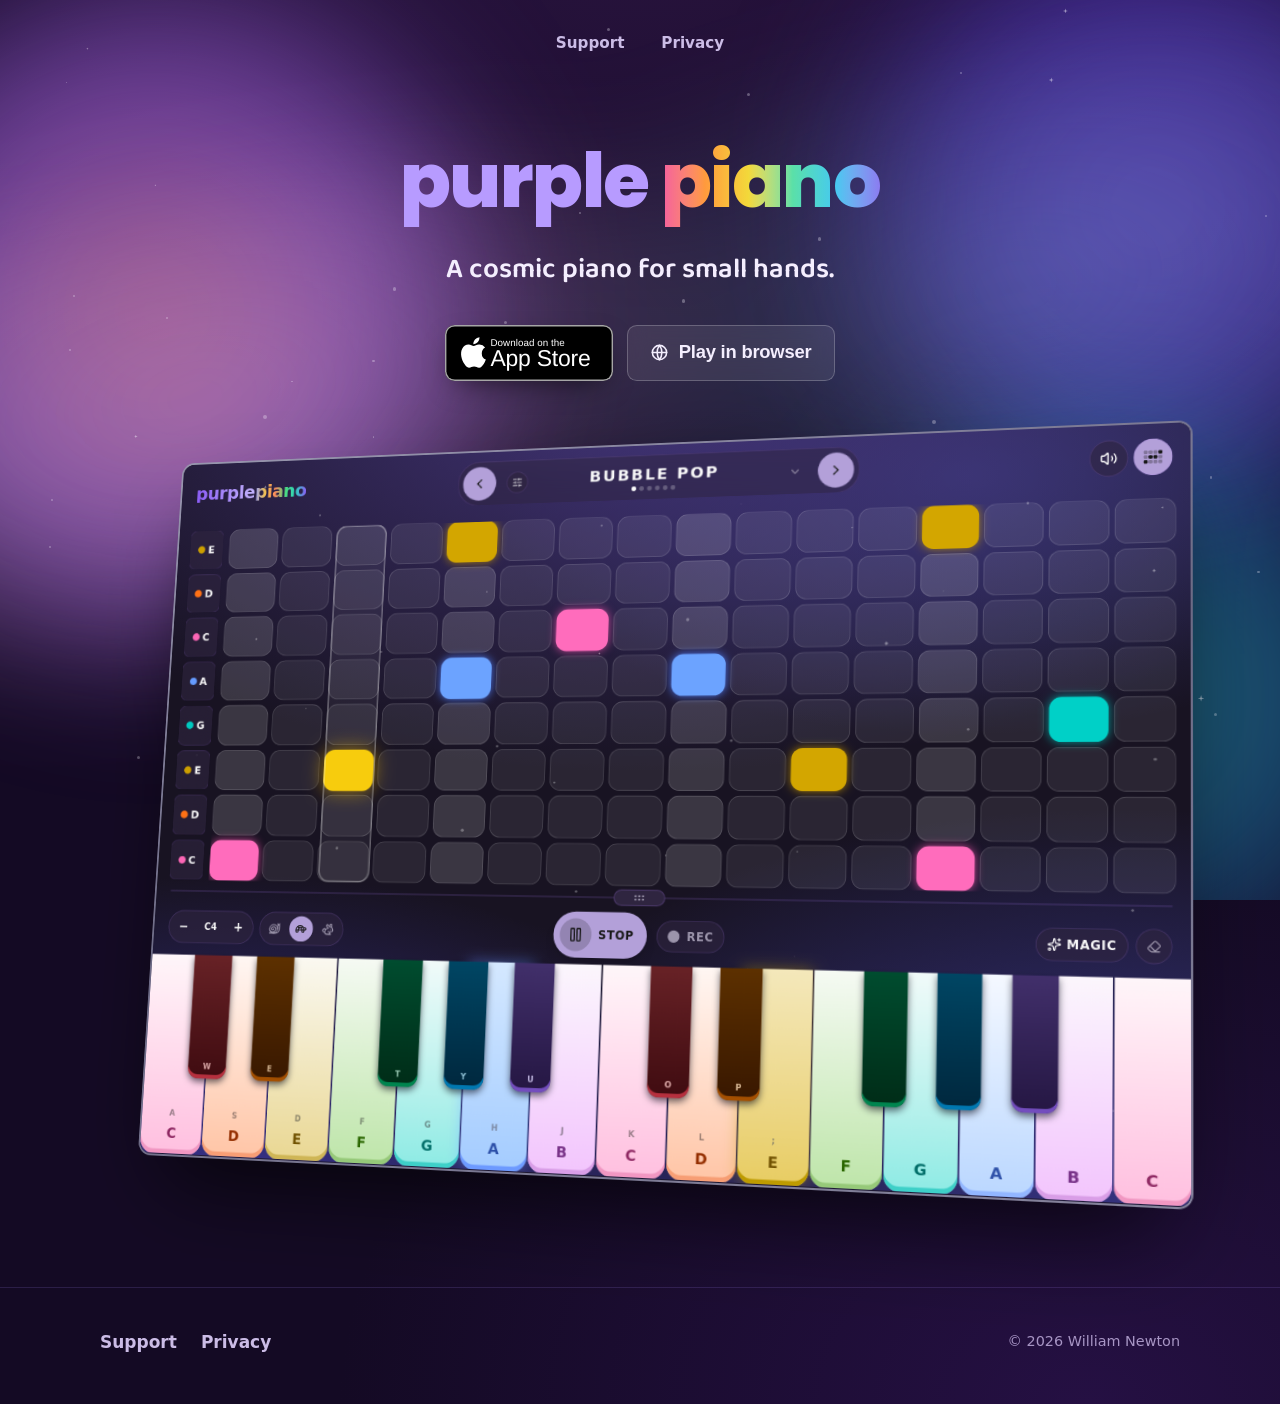
<file: index.html>
<!doctype html>
<html lang="en">
<head>
  <meta charset="utf-8">
  <meta name="viewport" content="width=device-width, initial-scale=1, viewport-fit=cover">
  <title>Purple Piano — a cosmic piano for small hands</title>
  <meta name="description" content="A toddler-friendly rainbow piano for iPhone and iPad. No wrong notes, no ads, no internet, no data collected.">
  <meta name="theme-color" content="#140a24">
  <link rel="canonical" href="https://purplepiano.app/">
  <link rel="icon" href="data:image/svg+xml,%3Csvg xmlns='http://www.w3.org/2000/svg' viewBox='0 0 100 100'%3E%3Cdefs%3E%3ClinearGradient id='ppbg' x1='0' y1='0' x2='0' y2='1'%3E%3Cstop offset='0' stop-color='%2344206f'/%3E%3Cstop offset='1' stop-color='%2317072b'/%3E%3C/linearGradient%3E%3C/defs%3E%3Crect width='100' height='100' rx='22' fill='url(%23ppbg)'/%3E%3Ccircle cx='50' cy='34' r='19.5' fill='%2317072b' opacity='.92'/%3E%3Ccircle cx='50' cy='34' r='19.5' fill='none' stroke='%238747d7' stroke-width='3.4'/%3E%3Ccircle cx='50' cy='34' r='16' fill='%238747d7' opacity='.22'/%3E%3Cpath d='M44.6 25.6l14.6 8.4-14.6 8.4z' fill='%23f7f2ff'/%3E%3Crect x='9.50' y='63' width='15.2' height='27' rx='4' fill='%23ffc3e7'/%3E%3Crect x='26.90' y='63' width='15.2' height='27' rx='4' fill='%23ffc9a7'/%3E%3Crect x='44.30' y='63' width='15.2' height='27' rx='4' fill='%23f3de90'/%3E%3Crect x='61.70' y='63' width='15.2' height='27' rx='4' fill='%2389f4ed'/%3E%3Crect x='79.10' y='63' width='15.2' height='27' rx='4' fill='%23bedeff'/%3E%3C/svg%3E">
  <meta property="og:type" content="website">
  <meta property="og:site_name" content="Purple Piano">
  <meta property="og:title" content="Purple Piano — a cosmic piano for small hands">
  <meta property="og:description" content="A toddler-friendly rainbow piano for iPhone and iPad. No wrong notes, no ads, no internet, no data collected.">
  <meta property="og:url" content="https://purplepiano.app/">
  <meta property="og:image" content="https://purplepiano.app/og.jpg">
  <meta property="og:image:type" content="image/jpeg">
  <meta property="og:image:width" content="1200">
  <meta property="og:image:height" content="630">
  <meta property="og:image:alt" content="Purple Piano: the rainbow piano with its song maker playing a tune, beside the tagline “A cosmic piano for small hands.”">
  <meta name="twitter:card" content="summary_large_image">
  <meta name="twitter:title" content="Purple Piano — a cosmic piano for small hands">
  <meta name="twitter:description" content="A toddler-friendly rainbow piano for iPhone and iPad. No wrong notes, no ads, no internet, no data collected.">
  <meta name="twitter:image" content="https://purplepiano.app/og.jpg">
  <meta name="twitter:image:alt" content="Purple Piano: the rainbow piano with its song maker playing a tune, beside the tagline “A cosmic piano for small hands.”">
  <link rel="preconnect" href="https://fonts.googleapis.com">
  <link rel="preconnect" href="https://fonts.gstatic.com" crossorigin>
  <link rel="stylesheet" href="https://fonts.googleapis.com/css2?family=Baloo+2:wght@600;700;800&family=Poppins:wght@800&display=swap">
  <link rel="stylesheet" href="/style.css?v=54caa77b">
</head>
<body>
  <a class="skip-link" href="#main">Skip to content</a>
  <div class="cosmos" aria-hidden="true">
    <span class="orb orb-1"></span>
    <span class="orb orb-2"></span>
    <span class="orb orb-3"></span>
    <span class="swoosh"></span>
  </div>
  <div class="stars" aria-hidden="true">
      <span style="left:81.93%;top:8.61%;width:5.1px;height:5.1px;opacity:0.8;clip-path:polygon(50% 0%,60% 40%,100% 50%,60% 60%,50% 100%,40% 60%,0% 50%,40% 40%)"></span>
      <span style="left:10.47%;top:48.29%;width:3.68px;height:3.68px;opacity:0.8;clip-path:polygon(50% 0%,60% 40%,100% 50%,60% 60%,50% 100%,40% 60%,0% 50%,40% 40%)"></span>
      <span style="left:80.01%;top:78%;width:2.97px;height:2.97px;opacity:0.45;border-radius:9999px"></span>
      <span style="left:62.97%;top:73.87%;width:2.32px;height:2.32px;opacity:0.45;border-radius:9999px"></span>
      <span style="left:77.85%;top:53.47%;width:1.15px;height:1.15px;opacity:0.45;border-radius:9999px"></span>
      <span style="left:56.24%;top:85.65%;width:2.56px;height:2.56px;opacity:0.8;clip-path:polygon(50% 0%,60% 40%,100% 50%,60% 60%,50% 100%,40% 60%,0% 50%,40% 40%)"></span>
      <span style="left:98.19%;top:63.42%;width:2.73px;height:2.73px;opacity:0.45;border-radius:9999px"></span>
      <span style="left:91.79%;top:73.16%;width:3.58px;height:3.58px;opacity:0.8;clip-path:polygon(50% 0%,60% 40%,100% 50%,60% 60%,50% 100%,40% 60%,0% 50%,40% 40%)"></span>
      <span style="left:82.23%;top:59.82%;width:4.18px;height:4.18px;opacity:0.8;clip-path:polygon(50% 0%,60% 40%,100% 50%,60% 60%,50% 100%,40% 60%,0% 50%,40% 40%)"></span>
      <span style="left:94.88%;top:79.24%;width:2.61px;height:2.61px;opacity:0.45;border-radius:9999px"></span>
      <span style="left:74.97%;top:7.99%;width:2.24px;height:2.24px;opacity:0.45;border-radius:9999px"></span>
      <span style="left:64.95%;top:84.99%;width:3.8px;height:3.8px;opacity:0.8;clip-path:polygon(50% 0%,60% 40%,100% 50%,60% 60%,50% 100%,40% 60%,0% 50%,40% 40%)"></span>
      <span style="left:20.57%;top:46.13%;width:3.59px;height:3.59px;opacity:0.45;border-radius:9999px"></span>
      <span style="left:93.58%;top:77.23%;width:6.52px;height:6.52px;opacity:0.8;clip-path:polygon(50% 0%,60% 40%,100% 50%,60% 60%,50% 100%,40% 60%,0% 50%,40% 40%)"></span>
      <span style="left:12.07%;top:20.47%;width:2px;height:2px;opacity:0.8;clip-path:polygon(50% 0%,60% 40%,100% 50%,60% 60%,50% 100%,40% 60%,0% 50%,40% 40%)"></span>
      <span style="left:83.04%;top:0.94%;width:5px;height:5px;opacity:0.8;clip-path:polygon(50% 0%,60% 40%,100% 50%,60% 60%,50% 100%,40% 60%,0% 50%,40% 40%)"></span>
      <span style="left:17.33%;top:62.23%;width:2.87px;height:2.87px;opacity:0.45;border-radius:9999px"></span>
      <span style="left:6.73%;top:5.27%;width:2.48px;height:2.48px;opacity:0.8;clip-path:polygon(50% 0%,60% 40%,100% 50%,60% 60%,50% 100%,40% 60%,0% 50%,40% 40%)"></span>
      <span style="left:94.52%;top:52.94%;width:2.62px;height:2.62px;opacity:0.45;border-radius:9999px"></span>
      <span style="left:19.91%;top:96.19%;width:2.67px;height:2.67px;opacity:0.45;border-radius:9999px"></span>
      <span style="left:72.82%;top:46.69%;width:3.46px;height:3.46px;opacity:0.45;border-radius:9999px"></span>
      <span style="left:10.68%;top:83.96%;width:3px;height:3px;opacity:0.45;border-radius:9999px"></span>
      <span style="left:39.35%;top:35.64%;width:3.29px;height:3.29px;opacity:0.45;border-radius:9999px"></span>
      <span style="left:85.09%;top:69.62%;width:3.24px;height:3.24px;opacity:0.45;border-radius:9999px"></span>
      <span style="left:22.77%;top:42.28%;width:1.91px;height:1.91px;opacity:0.45;border-radius:9999px"></span>
      <span style="left:53.28%;top:33.23%;width:3.45px;height:3.45px;opacity:0.45;border-radius:9999px"></span>
      <span style="left:58.36%;top:10.32%;width:3.31px;height:3.31px;opacity:0.45;border-radius:9999px"></span>
      <span style="left:48.98%;top:81.81%;width:2.7px;height:2.7px;opacity:0.45;border-radius:9999px"></span>
      <span style="left:5.41%;top:38.81%;width:1.77px;height:1.77px;opacity:0.45;border-radius:9999px"></span>
      <span style="left:5.7%;top:32.74%;width:1.91px;height:1.91px;opacity:0.45;border-radius:9999px"></span>
      <span style="left:29.09%;top:39.96%;width:2.18px;height:2.18px;opacity:0.45;border-radius:9999px"></span>
      <span style="left:63.36%;top:92.88%;width:3.38px;height:3.38px;opacity:0.45;border-radius:9999px"></span>
      <span style="left:3.99%;top:55.4%;width:2.06px;height:2.06px;opacity:0.45;border-radius:9999px"></span>
      <span style="left:36%;top:59.4%;width:3.21px;height:3.21px;opacity:0.45;border-radius:9999px"></span>
      <span style="left:74.48%;top:49.8%;width:2.57px;height:2.57px;opacity:0.45;border-radius:9999px"></span>
      <span style="left:3.83%;top:60.68%;width:1.98px;height:1.98px;opacity:0.45;border-radius:9999px"></span>
      <span style="left:98.84%;top:23.93%;width:1.4px;height:1.4px;opacity:0.45;border-radius:9999px"></span>
      <span style="left:5.13%;top:9.15%;width:1.09px;height:1.09px;opacity:0.45;border-radius:9999px"></span>
      <span style="left:30.67%;top:31.92%;width:3.47px;height:3.47px;opacity:0.45;border-radius:9999px"></span>
      <span style="left:88.54%;top:50.83%;width:2.5px;height:2.5px;opacity:0.45;border-radius:9999px"></span>
      <span style="left:12.96%;top:35.26%;width:1.83px;height:1.83px;opacity:0.45;border-radius:9999px"></span>
      <span style="left:56.36%;top:58.73%;width:2.17px;height:2.17px;opacity:0.45;border-radius:9999px"></span>
      <span style="left:29.11%;top:48.43%;width:1.71px;height:1.71px;opacity:0.45;border-radius:9999px"></span>
      <span style="left:55.51%;top:91.16%;width:1.53px;height:1.53px;opacity:0.45;border-radius:9999px"></span>
      <span style="left:47.41%;top:3.09%;width:3.46px;height:3.46px;opacity:0.45;border-radius:9999px"></span>
      <span style="left:72.91%;top:98%;width:2.61px;height:2.61px;opacity:0.45;border-radius:9999px"></span>
      <span style="left:63.9%;top:26.38%;width:3.51px;height:3.51px;opacity:0.45;border-radius:9999px"></span>
      <span style="left:45.26%;top:23.55%;width:2.16px;height:2.16px;opacity:0.45;border-radius:9999px"></span>
  </div>

  <header class="site-header">
    <div class="wrap">
      <nav class="nav" aria-label="Main">
        <a href="/support">Support</a>
        <a href="/privacy">Privacy</a>
      </nav>
    </div>
  </header>

  <main id="main">
    <div class="wrap">
      <div class="hero" id="hero">
        <h1 class="hero-title"><span class="wordmark hero-wordmark"><span class="wm-purple">purple</span><span class="wm-piano">piano</span></span></h1>
        <p class="tagline">A cosmic piano<br class="tag-break"> for small hands.</p>

        <div class="cta-row">
          <a class="btn btn-appstore" href="https://apps.apple.com/us/app/purple-piano-for-kids/id6803971466" aria-label="Download Purple Piano on the App Store">
            <!-- Apple's "Download on the App Store" badge, black variant.
                 Geometry follows the official 119.66 x 40 artwork: 1px
                 #A6A6A6 hairline, 7-unit corner radius, logo paths from the
                 official asset, type in SF Pro. -->
            <svg class="appstore-badge" viewBox="0 0 120 40" aria-hidden="true" focusable="false">
              <rect class="appstore-edge" x="0" y="0" width="120" height="40" rx="7" fill="#a6a6a6"/>
              <rect x="1" y="1" width="118" height="38" rx="6" fill="#000"/>
              <g fill="#fff" transform="translate(1.5 0)">
                <path d="M24.77 20.3a4.94 4.94 0 0 1 2.35-4.15 5.06 5.06 0 0 0-4-2.16c-1.68-.18-3.3 1-4.16 1s-2.19-1-3.6-1a5.31 5.31 0 0 0-4.47 2.73C9 20 10.42 25 12.27 27.74c.92 1.33 2 2.83 3.42 2.78s1.9-.89 3.56-.89 2.13.89 3.59.86 2.42-1.35 3.32-2.69a11.42 11.42 0 0 0 1.52-3.09 4.78 4.78 0 0 1-2.91-4.41Z"/>
                <path d="M22 12.21a4.86 4.86 0 0 0 1.11-3.49 4.94 4.94 0 0 0-3.2 1.65 4.62 4.62 0 0 0-1.14 3.36A4.09 4.09 0 0 0 22 12.21Z"/>
              </g>
              <text class="appstore-sub" x="32.45" y="15.3" fill="#fff">Download on the</text>
              <text class="appstore-main" x="32.5" y="29.3" fill="#fff">App Store</text>
            </svg>
          </a>

          <a class="btn btn-ghost" id="play-web" href="https://playground.willnewton.dev/p/purple-piano">
            <svg width="20" height="20" viewBox="0 0 24 24" aria-hidden="true" fill="none" stroke="currentColor" stroke-width="2" stroke-linecap="round" stroke-linejoin="round">
              <circle cx="12" cy="12" r="9"/><path d="M3 12h18M12 3a15 15 0 0 1 0 18a15 15 0 0 1 0-18z"/>
            </svg>
            <span class="btn-main">Play in browser</span>
          </a>
        </div>
      </div>
    </div>

    <div class="stage">
      <a class="ipad" id="play-stage" href="https://playground.willnewton.dev/p/purple-piano" aria-label="Play Purple Piano in your browser — the player, with a tune playing in the song maker above a full rainbow keyboard.">
      <div class="ipad-screen">
        <!-- pp-app:start — generated by design/gen-app-snapshot.mjs; do not edit by hand -->
        <style>@property --tw-translate-x { syntax: "*"; inherits: false; initial-value: 0; }@property --tw-translate-y { syntax: "*"; inherits: false; initial-value: 0; }@property --tw-translate-z { syntax: "*"; inherits: false; initial-value: 0; }@property --tw-scale-x { syntax: "*"; inherits: false; initial-value: 1; }@property --tw-scale-y { syntax: "*"; inherits: false; initial-value: 1; }@property --tw-scale-z { syntax: "*"; inherits: false; initial-value: 1; }@property --tw-rotate-x { syntax: "*"; inherits: false; }@property --tw-rotate-y { syntax: "*"; inherits: false; }@property --tw-rotate-z { syntax: "*"; inherits: false; }@property --tw-skew-x { syntax: "*"; inherits: false; }@property --tw-skew-y { syntax: "*"; inherits: false; }@property --tw-pan-x { syntax: "*"; inherits: false; }@property --tw-pan-y { syntax: "*"; inherits: false; }@property --tw-pinch-zoom { syntax: "*"; inherits: false; }@property --tw-scroll-snap-strictness { syntax: "*"; inherits: false; initial-value: proximity; }@property --tw-space-y-reverse { syntax: "*"; inherits: false; initial-value: 0; }@property --tw-space-x-reverse { syntax: "*"; inherits: false; initial-value: 0; }@property --tw-divide-y-reverse { syntax: "*"; inherits: false; initial-value: 0; }@property --tw-border-style { syntax: "*"; inherits: false; initial-value: solid; }@property --tw-gradient-position { syntax: "*"; inherits: false; }@property --tw-gradient-from { syntax: "<color>"; inherits: false; initial-value: #0000; }@property --tw-gradient-via { syntax: "<color>"; inherits: false; initial-value: #0000; }@property --tw-gradient-to { syntax: "<color>"; inherits: false; initial-value: #0000; }@property --tw-gradient-stops { syntax: "*"; inherits: false; }@property --tw-gradient-via-stops { syntax: "*"; inherits: false; }@property --tw-gradient-from-position { syntax: "<length-percentage>"; inherits: false; initial-value: 0%; }@property --tw-gradient-via-position { syntax: "<length-percentage>"; inherits: false; initial-value: 50%; }@property --tw-gradient-to-position { syntax: "<length-percentage>"; inherits: false; initial-value: 100%; }@property --tw-leading { syntax: "*"; inherits: false; }@property --tw-font-weight { syntax: "*"; inherits: false; }@property --tw-tracking { syntax: "*"; inherits: false; }@property --tw-ordinal { syntax: "*"; inherits: false; }@property --tw-slashed-zero { syntax: "*"; inherits: false; }@property --tw-numeric-figure { syntax: "*"; inherits: false; }@property --tw-numeric-spacing { syntax: "*"; inherits: false; }@property --tw-numeric-fraction { syntax: "*"; inherits: false; }@property --tw-shadow { syntax: "*"; inherits: false; initial-value: 0 0 #0000; }@property --tw-shadow-color { syntax: "*"; inherits: false; }@property --tw-shadow-alpha { syntax: "<percentage>"; inherits: false; initial-value: 100%; }@property --tw-inset-shadow { syntax: "*"; inherits: false; initial-value: 0 0 #0000; }@property --tw-inset-shadow-color { syntax: "*"; inherits: false; }@property --tw-inset-shadow-alpha { syntax: "<percentage>"; inherits: false; initial-value: 100%; }@property --tw-ring-color { syntax: "*"; inherits: false; }@property --tw-ring-shadow { syntax: "*"; inherits: false; initial-value: 0 0 #0000; }@property --tw-inset-ring-color { syntax: "*"; inherits: false; }@property --tw-inset-ring-shadow { syntax: "*"; inherits: false; initial-value: 0 0 #0000; }@property --tw-ring-inset { syntax: "*"; inherits: false; }@property --tw-ring-offset-width { syntax: "<length>"; inherits: false; initial-value: 0; }@property --tw-ring-offset-color { syntax: "*"; inherits: false; initial-value: #fff; }@property --tw-ring-offset-shadow { syntax: "*"; inherits: false; initial-value: 0 0 #0000; }@property --tw-outline-style { syntax: "*"; inherits: false; initial-value: solid; }@property --tw-blur { syntax: "*"; inherits: false; }@property --tw-brightness { syntax: "*"; inherits: false; }@property --tw-contrast { syntax: "*"; inherits: false; }@property --tw-grayscale { syntax: "*"; inherits: false; }@property --tw-hue-rotate { syntax: "*"; inherits: false; }@property --tw-invert { syntax: "*"; inherits: false; }@property --tw-opacity { syntax: "*"; inherits: false; }@property --tw-saturate { syntax: "*"; inherits: false; }@property --tw-sepia { syntax: "*"; inherits: false; }@property --tw-drop-shadow { syntax: "*"; inherits: false; }@property --tw-drop-shadow-color { syntax: "*"; inherits: false; }@property --tw-drop-shadow-alpha { syntax: "<percentage>"; inherits: false; initial-value: 100%; }@property --tw-drop-shadow-size { syntax: "*"; inherits: false; }@property --tw-backdrop-blur { syntax: "*"; inherits: false; }@property --tw-backdrop-brightness { syntax: "*"; inherits: false; }@property --tw-backdrop-contrast { syntax: "*"; inherits: false; }@property --tw-backdrop-grayscale { syntax: "*"; inherits: false; }@property --tw-backdrop-hue-rotate { syntax: "*"; inherits: false; }@property --tw-backdrop-invert { syntax: "*"; inherits: false; }@property --tw-backdrop-opacity { syntax: "*"; inherits: false; }@property --tw-backdrop-saturate { syntax: "*"; inherits: false; }@property --tw-backdrop-sepia { syntax: "*"; inherits: false; }@property --tw-duration { syntax: "*"; inherits: false; }@property --tw-ease { syntax: "*"; inherits: false; }@property --tw-content { syntax: "*"; inherits: false; initial-value: ""; }@property --tw-divide-x-reverse { syntax: "*"; inherits: false; initial-value: 0; }@property --synth-hue { syntax: "<number>"; inherits: true; initial-value: 295; }</style>
        <div class="pp-app" id="pp-app" inert>
          <template shadowrootmode="open"><style>@layer properties{@supports (((-webkit-hyphens:none)) and (not (margin-trim:inline))) or ((-moz-orient:inline) and (not (color:rgb(from red r g b)))){*, ::before, ::after, ::backdrop{--tw-translate-x: 0; --tw-translate-y: 0; --tw-translate-z: 0; --tw-scale-x: 1; --tw-scale-y: 1; --tw-scale-z: 1; --tw-rotate-x: initial; --tw-rotate-y: initial; --tw-rotate-z: initial; --tw-skew-x: initial; --tw-skew-y: initial; --tw-pan-x: initial; --tw-pan-y: initial; --tw-pinch-zoom: initial; --tw-scroll-snap-strictness: proximity; --tw-space-y-reverse: 0; --tw-space-x-reverse: 0; --tw-divide-y-reverse: 0; --tw-border-style: solid; --tw-gradient-position: initial; --tw-gradient-from: #0000; --tw-gradient-via: #0000; --tw-gradient-to: #0000; --tw-gradient-stops: initial; --tw-gradient-via-stops: initial; --tw-gradient-from-position: 0%; --tw-gradient-via-position: 50%; --tw-gradient-to-position: 100%; --tw-leading: initial; --tw-font-weight: initial; --tw-tracking: initial; --tw-ordinal: initial; --tw-slashed-zero: initial; --tw-numeric-figure: initial; --tw-numeric-spacing: initial; --tw-numeric-fraction: initial; --tw-shadow: 0 0 #0000; --tw-shadow-color: initial; --tw-shadow-alpha: 100%; --tw-inset-shadow: 0 0 #0000; --tw-inset-shadow-color: initial; --tw-inset-shadow-alpha: 100%; --tw-ring-color: initial; --tw-ring-shadow: 0 0 #0000; --tw-inset-ring-color: initial; --tw-inset-ring-shadow: 0 0 #0000; --tw-ring-inset: initial; --tw-ring-offset-width: 0px; --tw-ring-offset-color: #fff; --tw-ring-offset-shadow: 0 0 #0000; --tw-outline-style: solid; --tw-blur: initial; --tw-brightness: initial; --tw-contrast: initial; --tw-grayscale: initial; --tw-hue-rotate: initial; --tw-invert: initial; --tw-opacity: initial; --tw-saturate: initial; --tw-sepia: initial; --tw-drop-shadow: initial; --tw-drop-shadow-color: initial; --tw-drop-shadow-alpha: 100%; --tw-drop-shadow-size: initial; --tw-backdrop-blur: initial; --tw-backdrop-brightness: initial; --tw-backdrop-contrast: initial; --tw-backdrop-grayscale: initial; --tw-backdrop-hue-rotate: initial; --tw-backdrop-invert: initial; --tw-backdrop-opacity: initial; --tw-backdrop-saturate: initial; --tw-backdrop-sepia: initial; --tw-duration: initial; --tw-ease: initial; --tw-content: ""; --tw-divide-x-reverse: 0;}}}@layer theme{:host, :host{--font-sans: ui-sans-serif, system-ui, sans-serif, "Apple Color Emoji", "Segoe UI Emoji", "Segoe UI Symbol", "Noto Color Emoji"; --font-mono: ui-monospace, SFMono-Regular, Menlo, Monaco, Consolas, "Liberation Mono", "Courier New", monospace; --color-red-50: #fef2f2; --color-red-200: #ffcaca; --color-red-400: #ff6568; --color-red-500: #fb2c36; --color-red-950: #460809; --color-orange-300: #ffb96d; --color-orange-400: #ff8b1a; --color-orange-500: #fe6e00; --color-orange-600: #f05100; --color-amber-50: #fffbeb; --color-amber-200: #fee685; --color-amber-300: #ffd236; --color-amber-400: #fcbb00; --color-amber-500: #f99c00; --color-amber-600: #dd7400; --color-amber-700: #b75000; --color-yellow-400: #fac800; --color-yellow-500: #edb200; --color-green-50: #f0fdf4; --color-green-200: #b9f8cf; --color-green-300: #7bf1a8; --color-green-400: #05df72; --color-green-500: #00c758; --color-green-600: #00a544; --color-green-700: #008138; --color-emerald-50: #ecfdf5; --color-emerald-200: #a4f4cf; --color-emerald-300: #5ee9b5; --color-emerald-400: #00d294; --color-emerald-500: #00bb7f; --color-emerald-600: #009767; --color-emerald-700: #007956; --color-emerald-900: #004e3b; --color-teal-400: #00d3bd; --color-teal-500: #00baa7; --color-teal-900: #0b4f4a; --color-cyan-300: #53eafd; --color-cyan-400: #00d2ef; --color-cyan-500: #00b7d7; --color-sky-400: #00bcfe; --color-sky-500: #00a5ef; --color-sky-600: #0084cc; --color-blue-50: #eff6ff; --color-blue-100: #dbeafe; --color-blue-200: #bedbff; --color-blue-300: #90c5ff; --color-blue-400: #54a2ff; --color-blue-500: #3080ff; --color-blue-600: #155dfc; --color-blue-700: #1447e6; --color-indigo-500: #625fff; --color-violet-300: #c4b4ff; --color-violet-400: #a685ff; --color-violet-500: #8d54ff; --color-violet-600: #7f22fe; --color-violet-700: #7008e7; --color-violet-800: #5d0ec0; --color-purple-400: #c07eff; --color-purple-500: #ac4bff; --color-pink-500: #f6339a; --color-rose-400: #ff667f; --color-rose-500: #ff2357; --color-rose-600: #e70044; --color-rose-700: #c20039; --color-slate-100: #f1f5f9; --color-slate-200: #e2e8f0; --color-slate-300: #cad5e2; --color-slate-500: #62748e; --color-slate-600: #45556c; --color-slate-700: #314158; --color-slate-800: #1d293d; --color-slate-900: #0f172b; --color-gray-50: #f9fafb; --color-gray-100: #f3f4f6; --color-gray-200: #e5e7eb; --color-gray-300: #d1d5dc; --color-gray-400: #99a1af; --color-gray-500: #6a7282; --color-gray-600: #4a5565; --color-gray-700: #364153; --color-gray-800: #1e2939; --color-gray-900: #101828; --color-gray-950: #030712; --color-zinc-100: #f4f4f5; --color-zinc-200: #e4e4e7; --color-zinc-300: #d4d4d8; --color-zinc-400: #9f9fa9; --color-zinc-500: #71717b; --color-zinc-600: #52525c; --color-zinc-700: #3f3f46; --color-zinc-800: #27272a; --color-zinc-900: #18181b; --color-zinc-950: #09090b; --color-neutral-50: #fafafa; --color-neutral-100: #f5f5f5; --color-neutral-200: #e5e5e5; --color-neutral-300: #d4d4d4; --color-neutral-400: #a1a1a1; --color-neutral-500: #737373; --color-neutral-600: #525252; --color-neutral-700: #404040; --color-neutral-800: #262626; --color-neutral-900: #171717; --color-neutral-950: #0a0a0a; --color-black: #000; --color-white: #fff; --spacing: .25rem; --container-xs: 20rem; --container-sm: 24rem; --container-md: 28rem; --container-lg: 32rem; --container-xl: 36rem; --container-2xl: 42rem; --container-3xl: 48rem; --container-4xl: 56rem; --container-5xl: 64rem; --container-6xl: 72rem; --container-7xl: 80rem; --text-xs: .75rem; --text-xs--line-height: calc(1 / .75); --text-sm: .875rem; --text-sm--line-height: calc(1.25 / .875); --text-base: 1rem; --text-base--line-height: calc(1.5 / 1); --text-lg: 1.125rem; --text-lg--line-height: calc(1.75 / 1.125); --text-xl: 1.25rem; --text-xl--line-height: calc(1.75 / 1.25); --text-2xl: 1.5rem; --text-2xl--line-height: calc(2 / 1.5); --text-3xl: 1.875rem; --text-3xl--line-height: calc(2.25 / 1.875); --text-4xl: 2.25rem; --text-4xl--line-height: calc(2.5 / 2.25); --text-5xl: 3rem; --text-5xl--line-height: 1; --text-6xl: 3.75rem; --text-6xl--line-height: 1; --text-7xl: 4.5rem; --text-7xl--line-height: 1; --text-8xl: 6rem; --text-8xl--line-height: 1; --text-9xl: 8rem; --text-9xl--line-height: 1; --font-weight-light: 300; --font-weight-normal: 400; --font-weight-medium: 500; --font-weight-semibold: 600; --font-weight-bold: 700; --font-weight-extrabold: 800; --font-weight-black: 900; --tracking-tight: -.025em; --tracking-wide: .025em; --tracking-wider: .05em; --tracking-widest: .1em; --leading-tight: 1.25; --leading-snug: 1.375; --leading-normal: 1.5; --leading-relaxed: 1.625; --radius-md: calc(var(--radius) * .8); --drop-shadow-md: 0 3px 3px #0000001f; --drop-shadow-2xl: 0 25px 25px #00000026; --ease-in: cubic-bezier(.4, 0, 1, 1); --ease-out: cubic-bezier(0, 0, .2, 1); --ease-in-out: cubic-bezier(.4, 0, .2, 1); --animate-spin: spin 1s linear infinite; --animate-ping: ping 1s cubic-bezier(0, 0, .2, 1) infinite; --animate-pulse: pulse 2s cubic-bezier(.4, 0, .6, 1) infinite; --animate-bounce: bounce 1s infinite; --blur-xs: 4px; --blur-sm: 8px; --blur-md: 12px; --blur-xl: 24px; --aspect-video: 16 / 9; --default-transition-duration: .15s; --default-transition-timing-function: cubic-bezier(.4, 0, .2, 1); --default-font-family: var(--font-sans); --default-mono-font-family: var(--font-mono); --color-background: var(--background); --color-foreground: var(--foreground); --color-chart-2: var(--chart-2); --color-chart-1: var(--chart-1); --color-border: var(--border); --color-destructive: var(--destructive); --color-muted-foreground: var(--muted-foreground); --color-primary: var(--primary);}@supports (color:lab(0% 0 0)){:host, :host{--color-red-50: lab(96.5005% 4.18508 1.52328); --color-red-200: lab(86.017% 19.8815 7.75869); --color-red-400: lab(63.7053% 60.745 31.3109); --color-red-500: lab(55.4814% 75.0732 48.8528); --color-red-950: lab(13.003% 29.04 16.7519); --color-orange-300: lab(80.8059% 21.7313 50.4455); --color-orange-400: lab(70.0429% 42.5156 75.8207); --color-orange-500: lab(64.272% 57.1788 90.3583); --color-orange-600: lab(57.1026% 64.2584 89.8886); --color-amber-50: lab(98.6252% -.635922 8.42309); --color-amber-200: lab(91.7203% -.505269 49.9084); --color-amber-300: lab(86.4156% 6.13147 78.3961); --color-amber-400: lab(80.1641% 16.6016 99.2089); --color-amber-500: lab(72.7183% 31.8672 97.9407); --color-amber-600: lab(60.3514% 40.5624 87.1228); --color-amber-700: lab(47.2709% 42.9082 69.2966); --color-yellow-400: lab(83.2664% 8.65132 106.895); --color-yellow-500: lab(76.3898% 14.5258 98.4589); --color-green-50: lab(98.1563% -5.60117 2.75915); --color-green-200: lab(92.4222% -26.4702 12.9427); --color-green-300: lab(86.9953% -47.2691 25.0054); --color-green-400: lab(78.503% -64.9265 39.7492); --color-green-500: lab(70.5521% -66.5147 45.8073); --color-green-600: lab(59.0978% -58.6621 41.2579); --color-green-700: lab(47.0329% -47.0239 31.4788); --color-emerald-50: lab(97.8462% -6.94966 1.85487); --color-emerald-200: lab(90.2247% -31.039 9.47084); --color-emerald-300: lab(83.9203% -48.7124 13.8849); --color-emerald-400: lab(75.0771% -60.7313 19.4147); --color-emerald-500: lab(66.9756% -58.27 19.5419); --color-emerald-600: lab(55.0481% -49.9246 15.93); --color-emerald-700: lab(44.4871% -41.0396 11.0361); --color-emerald-900: lab(28.8637% -26.9249 5.45986); --color-teal-400: lab(76.0109% -53.3483 -2.27906); --color-teal-500: lab(67.3859% -49.0983 -2.63511); --color-teal-900: lab(29.506% -21.4706 -3.59886); --color-cyan-300: lab(85.3886% -36.7636 -21.5716); --color-cyan-400: lab(76.6045% -40.9406 -29.6231); --color-cyan-500: lab(67.805% -35.3952 -30.2018); --color-sky-400: lab(70.687% -23.6078 -45.9483); --color-sky-500: lab(63.3038% -18.433 -51.0407); --color-sky-600: lab(51.7754% -11.4712 -49.8349); --color-blue-50: lab(96.492% -1.14644 -5.11479); --color-blue-100: lab(92.0301% -2.24757 -11.6453); --color-blue-200: lab(86.15% -4.04379 -21.0797); --color-blue-300: lab(77.5052% -6.4629 -36.42); --color-blue-400: lab(65.0361% -1.42065 -56.9802); --color-blue-500: lab(54.1736% 13.3369 -74.6839); --color-blue-600: lab(44.0605% 29.0279 -86.0352); --color-blue-700: lab(36.9089% 35.0961 -85.6872); --color-indigo-500: lab(48.295% 38.3129 -81.9673); --color-violet-300: lab(76.7419% 18.3911 -37.0706); --color-violet-400: lab(62.8239% 34.9159 -60.0512); --color-violet-500: lab(49.9355% 55.1776 -81.8963); --color-violet-600: lab(41.088% 68.9966 -91.995); --color-violet-700: lab(35.2783% 67.9912 -88.793); --color-violet-800: lab(29.3188% 57.7986 -76.1493); --color-purple-400: lab(63.6946% 47.6127 -59.2066); --color-purple-500: lab(52.0183% 66.11 -78.2316); --color-pink-500: lab(56.9303% 76.8162 -8.07021); --color-rose-400: lab(64.4125% 63.0291 19.2068); --color-rose-500: lab(56.101% 79.4328 31.4532); --color-rose-600: lab(49.1882% 81.577 36.0311); --color-rose-700: lab(41.1651% 71.6251 30.3087); --color-slate-100: lab(96.286% -.852436 -2.46847); --color-slate-200: lab(91.7353% -.998765 -4.76968); --color-slate-300: lab(84.7652% -1.94535 -7.93337); --color-slate-500: lab(48.0876% -2.03595 -16.5814); --color-slate-600: lab(35.5623% -1.74978 -15.4316); --color-slate-700: lab(26.9569% -1.47016 -15.6993); --color-slate-800: lab(16.132% -.318035 -14.6672); --color-slate-900: lab(7.78673% 1.82345 -15.0537); --color-gray-50: lab(98.2596% -.247031 -.706708); --color-gray-100: lab(96.1596% -.0823438 -1.13575); --color-gray-200: lab(91.6229% -.159115 -2.26791); --color-gray-300: lab(85.1236% -.612259 -3.7138); --color-gray-400: lab(65.9269% -.832707 -8.17473); --color-gray-500: lab(47.7841% -.393182 -10.0268); --color-gray-600: lab(35.6337% -1.58697 -10.8425); --color-gray-700: lab(27.1134% -.956401 -12.3224); --color-gray-800: lab(16.1051% -1.18239 -11.7533); --color-gray-900: lab(8.11897% .811279 -12.254); --color-gray-950: lab(1.90334% .278696 -5.48866); --color-zinc-100: lab(96.1634% .0993311 -.364041); --color-zinc-200: lab(90.6853% .399232 -1.45452); --color-zinc-300: lab(84.9837% .601262 -2.17986); --color-zinc-400: lab(65.6464% 1.53497 -5.42429); --color-zinc-500: lab(47.8878% 1.65477 -5.77283); --color-zinc-600: lab(35.1166% 1.78212 -6.1173); --color-zinc-700: lab(26.8019% 1.35387 -4.68303); --color-zinc-800: lab(15.7305% .613764 -2.16959); --color-zinc-900: lab(8.30603% .618205 -2.16572); --color-zinc-950: lab(2.51107% .242703 -.886115); --color-neutral-50: lab(98.26% 0 0); --color-neutral-100: lab(96.52% -.0000298023 .0000119209); --color-neutral-200: lab(90.952% 0 -.0000119209); --color-neutral-300: lab(84.92% 0 -.0000119209); --color-neutral-400: lab(66.128% -.0000298023 .0000119209); --color-neutral-500: lab(48.496% 0 0); --color-neutral-600: lab(34.924% 0 0); --color-neutral-700: lab(27.036% 0 0); --color-neutral-800: lab(15.204% 0 -.00000596046); --color-neutral-900: lab(7.78201% -.0000149012 0); --color-neutral-950: lab(2.75381% 0 0);}}}@layer base{*, ::after, ::before, ::backdrop{box-sizing: border-box; border: 0px solid; margin: 0px; padding: 0px;}::file-selector-button{box-sizing: border-box; border: 0px solid; margin: 0px; padding: 0px;}:host{text-size-adjust: 100%; tab-size: 4; line-height: 1.5; font-family: var(--default-font-family,ui-sans-serif, system-ui, sans-serif, "Apple Color Emoji", "Segoe UI Emoji", "Segoe UI Symbol", "Noto Color Emoji"); font-feature-settings: var(--default-font-feature-settings,normal); font-variation-settings: var(--default-font-variation-settings,normal); -webkit-tap-highlight-color: transparent;}svg{vertical-align: middle; display: block;}button{font: inherit; letter-spacing: inherit; color: inherit; opacity: 1; background-color: rgba(0, 0, 0, 0); border-radius: 0px;}::file-selector-button{font: inherit; letter-spacing: inherit; color: inherit; opacity: 1; background-color: rgba(0, 0, 0, 0); border-radius: 0px;}::file-selector-button{margin-inline-end: 4px;}::placeholder{opacity: 1;}@supports (not ((-webkit-appearance:-apple-pay-button))) or (contain-intrinsic-size:1px){::placeholder{color: currentcolor;}@supports (color:color-mix(in lab, red, red)){::placeholder{color: color-mix(in oklab, currentcolor, transparent);}}}::-webkit-search-decoration{appearance: none;}::-webkit-date-and-time-value{min-height: 1lh; text-align: inherit;}::-webkit-datetime-edit{display: inline-flex;}::-webkit-datetime-edit-fields-wrapper{padding: 0px;}::-webkit-datetime-edit{padding-block: 0px;}::-webkit-datetime-edit-year-field{padding-block: 0px;}::-webkit-datetime-edit-month-field{padding-block: 0px;}::-webkit-datetime-edit-day-field{padding-block: 0px;}::-webkit-datetime-edit-hour-field{padding-block: 0px;}::-webkit-datetime-edit-minute-field{padding-block: 0px;}::-webkit-datetime-edit-second-field{padding-block: 0px;}::-webkit-datetime-edit-millisecond-field{padding-block: 0px;}::-webkit-datetime-edit-meridiem-field{padding-block: 0px;}::-webkit-calendar-picker-indicator{line-height: 1;}button{appearance: button;}::file-selector-button{appearance: button;}::-webkit-inner-spin-button{height: auto;}::-webkit-outer-spin-button{height: auto;}*{border-color: var(--border);}}@layer components;@layer utilities{.\@container{container-type: inline-size;}.pointer-events-auto{pointer-events: auto;}.pointer-events-none{pointer-events: none;}.sr-only{clip-path: inset(50%); white-space: nowrap; border-width: 0px; width: 1px; height: 1px; margin: -1px; padding: 0px; position: absolute; overflow: hidden;}.absolute{position: absolute;}.relative{position: relative;}.inset-0{inset: calc(var(--spacing) * 0);}.inset-x-3{inset-inline: calc(var(--spacing) * 3);}.inset-y-0{inset-block: calc(var(--spacing) * 0);}.top-0{top: calc(var(--spacing) * 0);}.top-1\/2{top: 50%;}.right-0{right: calc(var(--spacing) * 0);}.left-1\/2{left: 50%;}.z-0{z-index: 0;}.z-10{z-index: 10;}.z-20{z-index: 20;}.order-1{order: 1;}.order-2{order: 2;}.order-last{order: 9999;}.mt-0\.5{margin-top: calc(var(--spacing) * .5);}.mb-1{margin-bottom: calc(var(--spacing) * 1);}.-ml-\[3px\]{margin-left: -3px;}.ml-auto{margin-left: auto;}.block{display: block;}.contents{display: contents;}.flex{display: flex;}.grid{display: grid;}.hidden{display: none;}.h-1\.5{height: calc(var(--spacing) * 1.5);}.h-2{height: calc(var(--spacing) * 2);}.h-3\.5{height: calc(var(--spacing) * 3.5);}.h-4{height: calc(var(--spacing) * 4);}.h-5{height: calc(var(--spacing) * 5);}.h-7{height: calc(var(--spacing) * 7);}.h-8{height: calc(var(--spacing) * 8);}.h-9{height: calc(var(--spacing) * 9);}.h-10{height: calc(var(--spacing) * 10);}.h-\[3\.25rem\]{height: 3.25rem;}.h-\[62\%\]{height: 62%;}.h-\[100dvh\]{height: 100dvh;}.h-full{height: 100%;}.h-px{height: 1px;}.min-h-0{min-height: calc(var(--spacing) * 0);}.min-h-\[96px\]{min-height: 96px;}.min-h-\[clamp\(120px\,28vh\,320px\)\]{min-height: clamp(120px, 28vh, 320px);}.w-1\.5{width: calc(var(--spacing) * 1.5);}.w-2{width: calc(var(--spacing) * 2);}.w-3\.5{width: calc(var(--spacing) * 3.5);}.w-4{width: calc(var(--spacing) * 4);}.w-5{width: calc(var(--spacing) * 5);}.w-7{width: calc(var(--spacing) * 7);}.w-8{width: calc(var(--spacing) * 8);}.w-9{width: calc(var(--spacing) * 9);}.w-10{width: calc(var(--spacing) * 10);}.w-16{width: calc(var(--spacing) * 16);}.w-full{width: 100%;}.max-w-lg{max-width: var(--container-lg);}.min-w-0{min-width: calc(var(--spacing) * 0);}.min-w-9{min-width: calc(var(--spacing) * 9);}.min-w-\[38rem\]{min-width: 38rem;}.flex-1{flex: 1 1 0%;}.shrink{flex-shrink: 1;}.shrink-0{flex-shrink: 0;}.origin-top{transform-origin: center top;}.translate-x-\[1px\]{--tw-translate-x: 1px; translate: var(--tw-translate-x) var(--tw-translate-y);}.-translate-y-1\/2{--tw-translate-y: calc(calc(1 / 2 * 100%) * -1); translate: var(--tw-translate-x) var(--tw-translate-y);}.scale-\[0\.6\]{scale: 0.6;}.scale-\[1\.08\]{scale: 1.08;}.cursor-pointer{cursor: pointer;}.cursor-row-resize{cursor: row-resize;}.touch-manipulation{touch-action: manipulation;}.touch-none{touch-action: none;}.grid-rows-\[0fr\]{grid-template-rows: 0fr;}.flex-col{flex-direction: column;}.flex-wrap{flex-wrap: wrap;}.place-items-center{place-items: center;}.items-center{align-items: center;}.items-start{align-items: flex-start;}.justify-center{justify-content: center;}.justify-end{justify-content: flex-end;}.gap-1{gap: calc(var(--spacing) * 1);}.gap-1\.5{gap: calc(var(--spacing) * 1.5);}.gap-2{gap: calc(var(--spacing) * 2);}.gap-3{gap: calc(var(--spacing) * 3);}.gap-\[2px\]{gap: 2px;}.gap-\[var\(--cell-gap\)\]{gap: var(--cell-gap);}.overflow-hidden{overflow: hidden;}.overflow-x-auto{overflow-x: auto;}.overflow-y-hidden{overflow-y: hidden;}.rounded-\[1\.75rem\]{border-radius: 1.75rem;}.rounded-full{border-radius: 3.40282e+38px;}.rounded-lg{border-radius: var(--radius);}.rounded-xl{border-radius: calc(var(--radius) * 1.4);}.rounded-b-lg{border-bottom-right-radius: var(--radius); border-bottom-left-radius: var(--radius);}.rounded-b-xl{border-bottom-right-radius: calc(var(--radius) * 1.4); border-bottom-left-radius: calc(var(--radius) * 1.4);}.border{border-style: var(--tw-border-style); border-width: 1px;}.border-2{border-style: var(--tw-border-style); border-width: 2px;}.border-border{border-color: var(--border);}.border-border\/50{border-color: var(--border);}@supports (color:color-mix(in lab, red, red)){.border-border\/50{border-color: color-mix(in oklab, var(--border) 50%, transparent);}}.border-border\/60{border-color: var(--border);}@supports (color:color-mix(in lab, red, red)){.border-border\/60{border-color: color-mix(in oklab, var(--border) 60%, transparent);}}.border-foreground\/15{border-color: var(--foreground);}@supports (color:color-mix(in lab, red, red)){.border-foreground\/15{border-color: color-mix(in oklab, var(--foreground) 15%, transparent);}}.border-foreground\/30{border-color: var(--foreground);}@supports (color:color-mix(in lab, red, red)){.border-foreground\/30{border-color: color-mix(in oklab, var(--foreground) 30%, transparent);}}.bg-background{background-color: var(--background);}.bg-border{background-color: var(--border);}.bg-card{background-color: var(--card);}.bg-card\/50{background-color: var(--card);}@supports (color:color-mix(in lab, red, red)){.bg-card\/50{background-color: color-mix(in oklab, var(--card) 50%, transparent);}}.bg-card\/60{background-color: var(--card);}@supports (color:color-mix(in lab, red, red)){.bg-card\/60{background-color: color-mix(in oklab, var(--card) 60%, transparent);}}.bg-card\/70{background-color: var(--card);}@supports (color:color-mix(in lab, red, red)){.bg-card\/70{background-color: color-mix(in oklab, var(--card) 70%, transparent);}}.bg-foreground, .bg-foreground\/5{background-color: var(--foreground);}@supports (color:color-mix(in lab, red, red)){.bg-foreground\/5{background-color: color-mix(in oklab, var(--foreground) 5%, transparent);}}.bg-foreground\/8{background-color: var(--foreground);}@supports (color:color-mix(in lab, red, red)){.bg-foreground\/8{background-color: color-mix(in oklab, var(--foreground) 8%, transparent);}}.bg-foreground\/15{background-color: var(--foreground);}@supports (color:color-mix(in lab, red, red)){.bg-foreground\/15{background-color: color-mix(in oklab, var(--foreground) 15%, transparent);}}.bg-foreground\/25{background-color: var(--foreground);}@supports (color:color-mix(in lab, red, red)){.bg-foreground\/25{background-color: color-mix(in oklab, var(--foreground) 25%, transparent);}}.bg-foreground\/70{background-color: var(--foreground);}@supports (color:color-mix(in lab, red, red)){.bg-foreground\/70{background-color: color-mix(in oklab, var(--foreground) 70%, transparent);}}.bg-primary{background-color: var(--primary);}.bg-primary-foreground\/20{background-color: var(--primary-foreground);}@supports (color:color-mix(in lab, red, red)){.bg-primary-foreground\/20{background-color: color-mix(in oklab, var(--primary-foreground) 20%, transparent);}}.bg-gradient-to-l{--tw-gradient-position: to left in oklab; background-image: linear-gradient(var(--tw-gradient-stops));}.from-background{--tw-gradient-from: var(--background); --tw-gradient-stops: var(--tw-gradient-via-stops,var(--tw-gradient-position), var(--tw-gradient-from) var(--tw-gradient-from-position), var(--tw-gradient-to) var(--tw-gradient-to-position));}.to-transparent{--tw-gradient-to: transparent; --tw-gradient-stops: var(--tw-gradient-via-stops,var(--tw-gradient-position), var(--tw-gradient-from) var(--tw-gradient-from-position), var(--tw-gradient-to) var(--tw-gradient-to-position));}.fill-current{fill: currentcolor;}.p-1{padding: calc(var(--spacing) * 1);}.p-1\.5{padding: calc(var(--spacing) * 1.5);}.px-1\.5{padding-inline: calc(var(--spacing) * 1.5);}.px-2{padding-inline: calc(var(--spacing) * 2);}.px-3{padding-inline: calc(var(--spacing) * 3);}.py-2{padding-block: calc(var(--spacing) * 2);}.pt-1{padding-top: calc(var(--spacing) * 1);}.pt-2{padding-top: calc(var(--spacing) * 2);}.pt-\[env\(safe-area-inset-top\)\]{padding-top: env(safe-area-inset-top);}.pr-4{padding-right: calc(var(--spacing) * 4);}.pr-\[env\(safe-area-inset-right\)\]{padding-right: env(safe-area-inset-right);}.pb-1{padding-bottom: calc(var(--spacing) * 1);}.pb-1\.5{padding-bottom: calc(var(--spacing) * 1.5);}.pb-2{padding-bottom: calc(var(--spacing) * 2);}.pl-2{padding-left: calc(var(--spacing) * 2);}.pl-\[env\(safe-area-inset-left\)\]{padding-left: env(safe-area-inset-left);}.text-center{text-align: center;}.font-sans{font-family: var(--font-sans);}.text-base{font-size: var(--text-base); line-height: var(--tw-leading,var(--text-base--line-height));}.text-sm{font-size: var(--text-sm); line-height: var(--tw-leading,var(--text-sm--line-height));}.text-xl{font-size: var(--text-xl); line-height: var(--tw-leading,var(--text-xl--line-height));}.text-xs{font-size: var(--text-xs); line-height: var(--tw-leading,var(--text-xs--line-height));}.text-\[10px\]{font-size: 10px;}.text-\[11px\]{font-size: 11px;}.text-\[length\:min\(1rem\,9cqi\)\]{font-size: min(1rem, 9cqi);}.leading-\[1\.25rem\]{--tw-leading: 1.25rem; line-height: 1.25rem;}.leading-none{--tw-leading: 1; line-height: 1;}.font-black{--tw-font-weight: var(--font-weight-black); font-weight: var(--font-weight-black);}.font-bold{--tw-font-weight: var(--font-weight-bold); font-weight: var(--font-weight-bold);}.tracking-\[0\.12em\]{--tw-tracking: .12em; letter-spacing: 0.12em;}.tracking-tight{--tw-tracking: var(--tracking-tight); letter-spacing: var(--tracking-tight);}.tracking-wide{--tw-tracking: var(--tracking-wide); letter-spacing: var(--tracking-wide);}.tracking-wider{--tw-tracking: var(--tracking-wider); letter-spacing: var(--tracking-wider);}.whitespace-nowrap{white-space: nowrap;}.text-foreground{color: var(--foreground);}.text-foreground\/80{color: var(--foreground);}@supports (color:color-mix(in lab, red, red)){.text-foreground\/80{color: color-mix(in oklab, var(--foreground) 80%, transparent);}}.text-muted-foreground{color: var(--muted-foreground);}.text-primary-foreground{color: var(--primary-foreground);}.lowercase{text-transform: lowercase;}.uppercase{text-transform: uppercase;}.antialiased{-webkit-font-smoothing: antialiased;}.opacity-0{opacity: 0;}.shadow-lg{--tw-shadow: 0 10px 15px -3px var(--tw-shadow-color,#0000001a), 0 4px 6px -4px var(--tw-shadow-color,#0000001a); box-shadow: var(--tw-inset-shadow), var(--tw-inset-ring-shadow), var(--tw-ring-offset-shadow), var(--tw-ring-shadow), var(--tw-shadow);}.shadow-sm{--tw-shadow: 0 1px 3px 0 var(--tw-shadow-color,#0000001a), 0 1px 2px -1px var(--tw-shadow-color,#0000001a); box-shadow: var(--tw-inset-shadow), var(--tw-inset-ring-shadow), var(--tw-ring-offset-shadow), var(--tw-ring-shadow), var(--tw-shadow);}.blur-\[2px\]{--tw-blur: blur(2px); filter: var(--tw-blur,) var(--tw-brightness,) var(--tw-contrast,) var(--tw-grayscale,) var(--tw-hue-rotate,) var(--tw-invert,) var(--tw-saturate,) var(--tw-sepia,) var(--tw-drop-shadow,);}.backdrop-blur-md{--tw-backdrop-blur: blur(var(--blur-md)); backdrop-filter: var(--tw-backdrop-blur,) var(--tw-backdrop-brightness,) var(--tw-backdrop-contrast,) var(--tw-backdrop-grayscale,) var(--tw-backdrop-hue-rotate,) var(--tw-backdrop-invert,) var(--tw-backdrop-opacity,) var(--tw-backdrop-saturate,) var(--tw-backdrop-sepia,);}.backdrop-blur-sm{--tw-backdrop-blur: blur(var(--blur-sm)); backdrop-filter: var(--tw-backdrop-blur,) var(--tw-backdrop-brightness,) var(--tw-backdrop-contrast,) var(--tw-backdrop-grayscale,) var(--tw-backdrop-hue-rotate,) var(--tw-backdrop-invert,) var(--tw-backdrop-opacity,) var(--tw-backdrop-saturate,) var(--tw-backdrop-sepia,);}.transition-\[filter\,transform\]{transition-property: filter, transform; transition-timing-function: var(--tw-ease,var(--default-transition-timing-function)); transition-duration: var(--tw-duration,var(--default-transition-duration));}.transition-\[grid-template-rows\]{transition-property: grid-template-rows; transition-timing-function: var(--tw-ease,var(--default-transition-timing-function)); transition-duration: var(--tw-duration,var(--default-transition-duration));}.transition-\[left\]{transition-property: left; transition-timing-function: var(--tw-ease,var(--default-transition-timing-function)); transition-duration: var(--tw-duration,var(--default-transition-duration));}.transition-\[scale\,opacity\,filter\]{transition-property: scale, opacity, filter; transition-timing-function: var(--tw-ease,var(--default-transition-timing-function)); transition-duration: var(--tw-duration,var(--default-transition-duration));}.transition-\[transform\,background-color\,color\]{transition-property: transform, background-color, color; transition-timing-function: var(--tw-ease,var(--default-transition-timing-function)); transition-duration: var(--tw-duration,var(--default-transition-duration));}.transition-\[translate\,scale\,background-color\,border-color\,box-shadow\,color\,filter\]{transition-property: translate, scale, background-color, border-color, box-shadow, color, filter; transition-timing-function: var(--tw-ease,var(--default-transition-timing-function)); transition-duration: var(--tw-duration,var(--default-transition-duration));}.transition-all{transition-property: all; transition-timing-function: var(--tw-ease,var(--default-transition-timing-function)); transition-duration: var(--tw-duration,var(--default-transition-duration));}.transition-colors{transition-property: color, background-color, border-color, outline-color, text-decoration-color, fill, stroke, --tw-gradient-from, --tw-gradient-via, --tw-gradient-to; transition-timing-function: var(--tw-ease,var(--default-transition-timing-function)); transition-duration: var(--tw-duration,var(--default-transition-duration));}.transition-transform{transition-property: transform, translate, scale, rotate; transition-timing-function: var(--tw-ease,var(--default-transition-timing-function)); transition-duration: var(--tw-duration,var(--default-transition-duration));}.duration-75{--tw-duration: 75ms; transition-duration: 75ms;}.duration-100{--tw-duration: .1s; transition-duration: 0.1s;}.duration-150{--tw-duration: .15s; transition-duration: 0.15s;}.duration-200{--tw-duration: .2s; transition-duration: 0.2s;}.duration-300{--tw-duration: .3s; transition-duration: 0.3s;}.duration-\[420ms\]{--tw-duration: .42s; transition-duration: 0.42s;}.ease-\[cubic-bezier\(0\.16\,1\,0\.3\,1\)\]{--tw-ease: cubic-bezier(.16,1,.3,1); transition-timing-function: cubic-bezier(0.16, 1, 0.3, 1);}.ease-in{--tw-ease: var(--ease-in); transition-timing-function: var(--ease-in);}.ease-linear{--tw-ease: linear; transition-timing-function: linear;}.outline-none{--tw-outline-style: none; outline-style: none;}.select-none{user-select: none;}.before\:absolute::before{content: var(--tw-content); position: absolute;}.before\:inset-x-0::before{content: var(--tw-content); inset-inline: calc(var(--spacing) * 0);}.before\:-inset-y-2\.5::before{content: var(--tw-content); inset-block: calc(var(--spacing) * -2.5);}.before\:content-\[\"\"\]::before{--tw-content: ""; content: var(--tw-content);}@media (prefers-reduced-motion: reduce){.motion-reduce\:transition-none{transition-property: none;}}@media (min-width: 800px){.min-\[800px\]\:order-none{order: 0;}.min-\[800px\]\:col-start-1{grid-column-start: 1;}.min-\[800px\]\:col-start-2{grid-column-start: 2;}.min-\[800px\]\:col-start-3{grid-column-start: 3;}.min-\[800px\]\:row-start-1{grid-row-start: 1;}.min-\[800px\]\:grid{display: grid;}.min-\[800px\]\:w-\[min\(32rem\,calc\(100vw-24rem-env\(safe-area-inset-left\)-env\(safe-area-inset-right\)\)\)\]{width: min(32rem, calc(100vw - 24rem - env(safe-area-inset-left) - env(safe-area-inset-right)));}.min-\[800px\]\:grid-cols-\[1fr_auto_1fr\]{grid-template-columns: 1fr auto 1fr;}}@media (min-width: 40rem){.sm\:inset-x-5{inset-inline: calc(var(--spacing) * 5);}.sm\:order-1{order: 1;}.sm\:order-2{order: 2;}.sm\:order-3{order: 3;}.sm\:contents{display: contents;}.sm\:hidden{display: none;}.sm\:inline{display: inline;}.sm\:h-2\.5{height: calc(var(--spacing) * 2.5);}.sm\:h-5{height: calc(var(--spacing) * 5);}.sm\:h-6{height: calc(var(--spacing) * 6);}.sm\:h-10{height: calc(var(--spacing) * 10);}.sm\:h-11{height: calc(var(--spacing) * 11);}.sm\:h-\[3\.5rem\]{height: 3.5rem;}.sm\:w-2\.5{width: calc(var(--spacing) * 2.5);}.sm\:w-5{width: calc(var(--spacing) * 5);}.sm\:w-6{width: calc(var(--spacing) * 6);}.sm\:w-10{width: calc(var(--spacing) * 10);}.sm\:w-11{width: calc(var(--spacing) * 11);}.sm\:w-12{width: calc(var(--spacing) * 12);}.sm\:w-auto{width: auto;}.sm\:min-w-\[42rem\]{min-width: 42rem;}.sm\:flex-1{flex: 1 1 0%;}.sm\:gap-1\.5{gap: calc(var(--spacing) * 1.5);}.sm\:gap-2{gap: calc(var(--spacing) * 2);}.sm\:gap-4{gap: calc(var(--spacing) * 4);}.sm\:rounded-xl{border-radius: calc(var(--radius) * 1.4);}.sm\:rounded-b-2xl{border-bottom-right-radius: calc(var(--radius) * 1.8); border-bottom-left-radius: calc(var(--radius) * 1.8);}.sm\:rounded-b-xl{border-bottom-right-radius: calc(var(--radius) * 1.4); border-bottom-left-radius: calc(var(--radius) * 1.4);}.sm\:px-4{padding-inline: calc(var(--spacing) * 4);}.sm\:px-5{padding-inline: calc(var(--spacing) * 5);}.sm\:pt-3{padding-top: calc(var(--spacing) * 3);}.sm\:pb-2{padding-bottom: calc(var(--spacing) * 2);}.sm\:pb-3{padding-bottom: calc(var(--spacing) * 3);}.sm\:text-2xl{font-size: var(--text-2xl); line-height: var(--tw-leading,var(--text-2xl--line-height));}.sm\:text-lg{font-size: var(--text-lg); line-height: var(--tw-leading,var(--text-lg--line-height));}.sm\:text-sm{font-size: var(--text-sm); line-height: var(--tw-leading,var(--text-sm--line-height));}.sm\:text-\[length\:min\(1\.25rem\,9cqi\)\]{font-size: min(1.25rem, 9cqi);}.sm\:leading-\[1\.5625rem\]{--tw-leading: 1.5625rem; line-height: 1.5625rem;}}@media (min-width: 40rem){@media (pointer: fine){.sm\:pointer-fine\:block{display: block;}}}@media (max-height: 480px){.\[\@media\(max-height\:480px\)\]\:hidden{display: none;}.\[\@media\(max-height\:480px\)\]\:h-\[100dvh\]\!{height: 100dvh !important;}}}:host{--background: #fff; --foreground: #0a0a0a; --card: #fff; --card-foreground: #0a0a0a; --popover: #fff; --popover-foreground: #0a0a0a; --primary: #171717; --primary-foreground: #fafafa; --secondary: #f5f5f5; --secondary-foreground: #171717; --muted: #f5f5f5; --muted-foreground: #737373; --accent: #e0e7fd; --accent-foreground: #352d8b; --destructive: #df2225; --border: #e5e5e5; --input: #e5e5e5; --ring: #a1a1a1; --chart-1: #90c5ff; --chart-2: #3080ff; --chart-3: #155dfc; --chart-4: #1447e6; --chart-5: #193cb8; --radius: .625rem; --sidebar: #fafafa; --sidebar-foreground: #0a0a0a; --sidebar-primary: #171717; --sidebar-primary-foreground: #fafafa; --sidebar-accent: #f5f5f5; --sidebar-accent-foreground: #171717; --sidebar-border: #e5e5e5; --sidebar-ring: #a1a1a1;}@supports (color:lab(0% 0 0)){:host{--background: lab(100% 0 0); --foreground: lab(2.75381% 0 0); --card: lab(100% 0 0); --card-foreground: lab(2.75381% 0 0); --popover: lab(100% 0 0); --popover-foreground: lab(2.75381% 0 0); --primary: lab(7.78201% -.0000149012 0); --primary-foreground: lab(98.26% 0 0); --secondary: lab(96.52% -.0000298023 .0000119209); --secondary-foreground: lab(7.78201% -.0000149012 0); --muted: lab(96.52% -.0000298023 .0000119209); --muted-foreground: lab(48.496% 0 0); --accent: lab(91.7043% .398189 -11.2587); --accent-foreground: lab(24.525% 26.664 -52.3842); --destructive: lab(49.0747% 69.3434 49.6251); --border: lab(90.952% 0 -.0000119209); --input: lab(90.952% 0 -.0000119209); --ring: lab(66.128% -.0000298023 .0000119209); --chart-1: lab(77.5052% -6.4629 -36.42); --chart-2: lab(54.1736% 13.3369 -74.6839); --chart-3: lab(44.0605% 29.0279 -86.0352); --chart-4: lab(36.9089% 35.0961 -85.6872); --chart-5: lab(30.2514% 27.7853 -70.2699); --sidebar: lab(98.26% 0 0); --sidebar-foreground: lab(2.75381% 0 0); --sidebar-primary: lab(7.78201% -.0000149012 0); --sidebar-primary-foreground: lab(98.26% 0 0); --sidebar-accent: lab(96.52% -.0000298023 .0000119209); --sidebar-accent-foreground: lab(7.78201% -.0000149012 0); --sidebar-border: lab(90.952% 0 -.0000119209); --sidebar-ring: lab(66.128% -.0000298023 .0000119209);}}.dark{--background: #0a0a0a; --foreground: #fafafa; --card: #171717; --card-foreground: #fafafa; --popover: #171717; --popover-foreground: #fafafa; --primary: #d4d4d4; --primary-foreground: #171717; --secondary: #262626; --secondary-foreground: #fafafa; --muted: #262626; --muted-foreground: #a1a1a1; --accent: #242a50; --accent-foreground: #c2c8ff; --destructive: #ff6568; --border: #ffffff1a; --input: #ffffff26; --ring: #737373; --chart-1: #90c5ff; --chart-2: #3080ff; --chart-3: #155dfc; --chart-4: #1447e6; --chart-5: #193cb8; --sidebar: #171717; --sidebar-foreground: #fafafa; --sidebar-primary: #1447e6; --sidebar-primary-foreground: #fafafa; --sidebar-accent: #262626; --sidebar-accent-foreground: #fafafa; --sidebar-border: #ffffff1a; --sidebar-ring: #737373;}@supports (color:lab(0% 0 0)){.dark{--background: lab(2.75381% 0 0); --foreground: lab(98.26% 0 0); --card: lab(7.78201% -.0000149012 0); --card-foreground: lab(98.26% 0 0); --popover: lab(7.78201% -.0000149012 0); --popover-foreground: lab(98.26% 0 0); --primary: lab(84.92% 0 -.0000119209); --primary-foreground: lab(7.78201% -.0000149012 0); --secondary: lab(15.204% 0 -.00000596046); --secondary-foreground: lab(98.26% 0 0); --muted: lab(15.204% 0 -.00000596046); --muted-foreground: lab(66.128% -.0000298023 .0000119209); --accent: lab(18.0376% 7.18451 -24.9679); --accent-foreground: lab(81.4072% 12.0698 -42.9585); --destructive: lab(63.7053% 60.745 31.3109); --border: lab(100% 0 0/.1); --input: lab(100% 0 0/.15); --ring: lab(48.496% 0 0); --chart-1: lab(77.5052% -6.4629 -36.42); --chart-2: lab(54.1736% 13.3369 -74.6839); --chart-3: lab(44.0605% 29.0279 -86.0352); --chart-4: lab(36.9089% 35.0961 -85.6872); --chart-5: lab(30.2514% 27.7853 -70.2699); --sidebar: lab(7.78201% -.0000149012 0); --sidebar-foreground: lab(98.26% 0 0); --sidebar-primary: lab(36.9089% 35.0961 -85.6872); --sidebar-primary-foreground: lab(98.26% 0 0); --sidebar-accent: lab(15.204% 0 -.00000596046); --sidebar-accent-foreground: lab(98.26% 0 0); --sidebar-border: lab(100% 0 0/.1); --sidebar-ring: lab(48.496% 0 0);}}.luna-twinkle{animation: 4s ease-in-out 0s infinite normal none running luna-twinkle;}@media (prefers-reduced-motion: reduce){.luna-twinkle{animation: auto ease 0s 1 normal none running none;}}.pp-keybed{container-type: inline-size;}.pp-keybed > *{--pp-whites: 7;}.pp-key-8, .pp-key-9, .pp-key-10, .pp-key-11, .pp-key-12, .pp-key-13, .pp-key-14, .pp-key-15{display: none;}@container (min-width: 570px){.pp-keybed > *{--pp-whites: 8;}.pp-key-8{display: flex;}}@container (min-width: 646px){.pp-keybed > *{--pp-whites: 9;}.pp-key-9{display: flex;}}@container (min-width: 722px){.pp-keybed > *{--pp-whites: 10;}.pp-key-10{display: flex;}}@container (min-width: 798px){.pp-keybed > *{--pp-whites: 11;}.pp-key-11{display: flex;}}@container (min-width: 874px){.pp-keybed > *{--pp-whites: 12;}.pp-key-12{display: flex;}}@container (min-width: 950px){.pp-keybed > *{--pp-whites: 13;}.pp-key-13{display: flex;}}@container (min-width: 1026px){.pp-keybed > *{--pp-whites: 14;}.pp-key-14{display: flex;}}@container (min-width: 1102px){.pp-keybed > *{--pp-whites: 15;}.pp-key-15{display: flex;}}:host{--resize-dur: .3s; --resize-ease: cubic-bezier(.22, 1, .36, 1); --digit-dur: .5s; --digit-distance: 8px; --digit-stagger: 70ms; --digit-blur: 2px; --digit-ease: cubic-bezier(.34, 1.45, .64, 1); --digit-dir-x: 0; --digit-dir-y: 1; --badge-slide-dur: .26s; --badge-pop-dur: .5s; --badge-pop-close-dur: .18s; --badge-fade-dur: .4s; --badge-fade-close-dur: .18s; --badge-blur: 2px; --badge-offset-x: -8.2px; --badge-offset-y: 12.4px; --badge-slide-ease: cubic-bezier(.22, 1, .36, 1); --badge-pop-ease: cubic-bezier(.34, 1.36, .64, 1); --badge-close-ease: cubic-bezier(.4, 0, .2, 1); --text-swap-dur: .2s; --text-swap-translate-y: 8px; --text-swap-blur: 2px; --text-swap-ease: ease-out; --dropdown-open-dur: .25s; --dropdown-close-dur: .15s; --dropdown-pre-scale: .97; --dropdown-closing-scale: .99; --dropdown-ease: cubic-bezier(.22, 1, .36, 1); --modal-open-dur: .25s; --modal-close-dur: .15s; --modal-scale: .96; --modal-scale-close: .96; --modal-ease: cubic-bezier(.22, 1, .36, 1); --panel-open-dur: .4s; --panel-close-dur: .35s; --panel-translate-y: 100px; --panel-blur: 2px; --panel-ease: cubic-bezier(.22, 1, .36, 1); --page-slide-dur: .2s; --page-fade-dur: .2s; --page-slide-distance: 8px; --page-blur: 3px; --page-stagger: 0s; --page-exit-enabled: 1; --page-slide-ease: cubic-bezier(.22, 1, .36, 1); --page-fade-ease: cubic-bezier(.22, 1, .36, 1); --icon-swap-dur: .2s; --icon-swap-blur: 2px; --icon-swap-start-scale: .25; --icon-swap-ease: ease-in-out; --check-opacity-dur: .55s; --check-rotate-dur: .55s; --check-rotate-from: 80deg; --check-bob-dur: .45s; --check-y-amount: 40px; --check-blur-dur: .5s; --check-blur-from: 10px; --check-path-dur: .55s; --check-path-delay: 80ms; --check-ease-out: cubic-bezier(.22, 1, .36, 1); --check-ease-opacity: cubic-bezier(.22, 1, .36, 1); --check-ease-rotate: cubic-bezier(.22, 1, .36, 1); --check-ease-bob: cubic-bezier(.34, 1.35, .64, 1); --check-ease-path: cubic-bezier(.22, 1, .36, 1); --avatar-lift: -4px; --avatar-dur: .32s; --avatar-scale: 1.05; --avatar-falloff: .45; --avatar-ease-in: cubic-bezier(.22, 1, .36, 1); --avatar-ease-out: cubic-bezier(.34, 3.85, .64, 1); --shake-distance: 6px; --shake-overshoot: 4px; --shake-dur-a: 80ms; --shake-dur-b: 60ms; --shake-ease: cubic-bezier(.22, 1, .36, 1); --revert-hold: 3s; --revert-dur: .28s;}@keyframes luna-twinkle { 
  0%, 100% { opacity: 0.15; transform: scale(0.8); }
  50% { opacity: 1; transform: scale(1.15); }
}@keyframes spin { 
  100% { transform: rotate(360deg); }
}@keyframes ping { 
  75%, 100% { opacity: 0; transform: scale(2); }
}@keyframes pulse { 
  50% { opacity: 0.5; }
}@keyframes bounce { 
  0%, 100% { animation-timing-function: cubic-bezier(0.8, 0, 1, 1); transform: translateY(-25%); }
  50% { animation-timing-function: cubic-bezier(0, 0, 0.2, 1); transform: none; }
}:host{display:block}.pp-app-theme{height:100%;color-scheme:dark}.pp-app-theme .h-\[100dvh\]{height:100%}</style><div class="pp-app-theme dark font-sans antialiased"><div class="contents" style="--pp-background:color-mix(in oklab, var(--background) 86%, var(--pp-tint));--pp-card:color-mix(in oklab, var(--card) 76%, var(--pp-tint));--pp-popover:color-mix(in oklab, var(--popover) 76%, var(--pp-tint));--pp-primary:color-mix(in oklab, var(--primary) 60%, var(--pp-tint));--pp-secondary:color-mix(in oklab, var(--secondary) 76%, var(--pp-tint));--pp-muted:color-mix(in oklab, var(--muted) 76%, var(--pp-tint));--pp-muted-foreground:color-mix(in oklab, var(--muted-foreground) 84%, var(--pp-tint));--pp-accent:color-mix(in oklab, var(--accent) 68%, var(--pp-tint));--pp-border:color-mix(in oklab, var(--border) 74%, var(--pp-tint));--pp-input:color-mix(in oklab, var(--input) 74%, var(--pp-tint));--pp-ring:color-mix(in oklab, var(--ring) 55%, var(--pp-tint));--pp-chart-2:color-mix(in oklab, var(--chart-2) 60%, var(--pp-tint));--pp-chart-3:color-mix(in oklab, var(--chart-3) 60%, var(--pp-tint));--pp-chart-4:color-mix(in oklab, var(--chart-4) 60%, var(--pp-tint));--pp-tint:oklch(0.55 0.21 300)"><div class="relative flex h-[100dvh] w-full touch-manipulation select-none flex-col overflow-hidden bg-background pt-[env(safe-area-inset-top)] text-foreground" style="--background:var(--pp-background);--card:var(--pp-card);--popover:var(--pp-popover);--primary:var(--pp-primary);--secondary:var(--pp-secondary);--muted:var(--pp-muted);--muted-foreground:var(--pp-muted-foreground);--accent:var(--pp-accent);--border:var(--pp-border);--input:var(--pp-input);--ring:var(--pp-ring);--chart-2:var(--pp-chart-2);--chart-3:var(--pp-chart-3);--chart-4:var(--pp-chart-4);-webkit-touch-callout:none;-webkit-tap-highlight-color:transparent"><div class="pointer-events-none absolute inset-0 z-0 overflow-hidden" aria-hidden="true"><div class="absolute inset-0" style="background:radial-gradient(120% 90% at 50% -10%, var(--accent) 0%, transparent 62%),radial-gradient(85% 65% at 10% 106%, color-mix(in oklab, var(--chart-4) 58%, transparent) 0%, transparent 70%),radial-gradient(85% 65% at 94% 96%, color-mix(in oklab, var(--chart-3) 48%, transparent) 0%, transparent 70%),radial-gradient(65% 50% at 80% 6%, color-mix(in oklab, var(--chart-2) 38%, transparent) 0%, transparent 70%)"></div><span class="absolute rounded-full bg-foreground/70 luna-twinkle" style="left:9.04%;top:3.51%;width:5.1px;height:5.1px;animation-delay:0.79s;animation-duration:4.7s;opacity:0.8;clip-path:polygon(50% 0%, 60% 40%, 100% 50%, 60% 60%, 50% 100%, 40% 60%, 0% 50%, 40% 40%);border-radius:0"></span><span class="absolute rounded-full bg-foreground/70 luna-twinkle" style="left:15.29%;top:8.13%;width:3.68px;height:3.68px;animation-delay:2.24s;animation-duration:3.22s;opacity:0.8;clip-path:polygon(50% 0%, 60% 40%, 100% 50%, 60% 60%, 50% 100%, 40% 60%, 0% 50%, 40% 40%);border-radius:0"></span><span class="absolute rounded-full bg-foreground/70 luna-twinkle" style="left:33.88%;top:11.6%;width:2.97px;height:2.97px;animation-delay:0.58s;animation-duration:4.39s;opacity:0.45;border-radius:9999px"></span><span class="absolute rounded-full bg-foreground/70 luna-twinkle" style="left:44.88%;top:11.12%;width:2.32px;height:2.32px;animation-delay:2.04s;animation-duration:4.61s;opacity:0.45;border-radius:9999px"></span><span class="absolute rounded-full bg-foreground/70 luna-twinkle" style="left:58.69%;top:8.74%;width:1.15px;height:1.15px;animation-delay:1.72s;animation-duration:2.58s;opacity:0.45;border-radius:9999px"></span><span class="absolute rounded-full bg-foreground/70 luna-twinkle" style="left:69.3%;top:12.49%;width:2.56px;height:2.56px;animation-delay:3.4s;animation-duration:2.86s;opacity:0.8;clip-path:polygon(50% 0%, 60% 40%, 100% 50%, 60% 60%, 50% 100%, 40% 60%, 0% 50%, 40% 40%);border-radius:0"></span><span class="absolute rounded-full bg-foreground/70 luna-twinkle" style="left:85.47%;top:9.9%;width:2.73px;height:2.73px;animation-delay:4.7s;animation-duration:2.69s;opacity:0.45;border-radius:9999px"></span><span class="absolute rounded-full bg-foreground/70 luna-twinkle" style="left:97.41%;top:11.04%;width:3.58px;height:3.58px;animation-delay:0.33s;animation-duration:3.13s;opacity:0.8;clip-path:polygon(50% 0%, 60% 40%, 100% 50%, 60% 60%, 50% 100%, 40% 60%, 0% 50%, 40% 40%);border-radius:0"></span><span class="absolute rounded-full bg-foreground/70 luna-twinkle" style="left:9.07%;top:26.15%;width:4.18px;height:4.18px;animation-delay:3.69s;animation-duration:5.7s;opacity:0.8;clip-path:polygon(50% 0%, 60% 40%, 100% 50%, 60% 60%, 50% 100%, 40% 60%, 0% 50%, 40% 40%);border-radius:0"></span><span class="absolute rounded-full bg-foreground/70 luna-twinkle" style="left:22.68%;top:28.41%;width:2.61px;height:2.61px;animation-delay:4.15s;animation-duration:3.75s;opacity:0.45;border-radius:9999px"></span><span class="absolute rounded-full bg-foreground/70 luna-twinkle" style="left:33.43%;top:20.1%;width:2.24px;height:2.24px;animation-delay:1.79s;animation-duration:3.16s;opacity:0.45;border-radius:9999px"></span><span class="absolute rounded-full bg-foreground/70 luna-twinkle" style="left:45.06%;top:29.08%;width:3.8px;height:3.8px;animation-delay:4.5s;animation-duration:3.32s;opacity:0.8;clip-path:polygon(50% 0%, 60% 40%, 100% 50%, 60% 60%, 50% 100%, 40% 60%, 0% 50%, 40% 40%);border-radius:0"></span><span class="absolute rounded-full bg-foreground/70 luna-twinkle" style="left:53.67%;top:24.55%;width:3.59px;height:3.59px;animation-delay:3.26s;animation-duration:3.11s;opacity:0.45;border-radius:9999px"></span><span class="absolute rounded-full bg-foreground/70 luna-twinkle" style="left:72.56%;top:28.18%;width:6.52px;height:6.52px;animation-delay:1.25s;animation-duration:4.36s;opacity:0.8;clip-path:polygon(50% 0%, 60% 40%, 100% 50%, 60% 60%, 50% 100%, 40% 60%, 0% 50%, 40% 40%);border-radius:0"></span><span class="absolute rounded-full bg-foreground/70 luna-twinkle" style="left:77.93%;top:21.55%;width:2px;height:2px;animation-delay:4.4s;animation-duration:4.59s;opacity:0.8;clip-path:polygon(50% 0%, 60% 40%, 100% 50%, 60% 60%, 50% 100%, 40% 60%, 0% 50%, 40% 40%);border-radius:0"></span><span class="absolute rounded-full bg-foreground/70 luna-twinkle" style="left:96.64%;top:19.28%;width:5px;height:5px;animation-delay:3.93s;animation-duration:5.4s;opacity:0.8;clip-path:polygon(50% 0%, 60% 40%, 100% 50%, 60% 60%, 50% 100%, 40% 60%, 0% 50%, 40% 40%);border-radius:0"></span><span class="absolute rounded-full bg-foreground/70 luna-twinkle" style="left:3.39%;top:43.09%;width:2.87px;height:2.87px;animation-delay:3.52s;animation-duration:3.58s;opacity:0.45;border-radius:9999px"></span><span class="absolute rounded-full bg-foreground/70 luna-twinkle" style="left:14.96%;top:36.45%;width:2.48px;height:2.48px;animation-delay:4.45s;animation-duration:2.76s;opacity:0.8;clip-path:polygon(50% 0%, 60% 40%, 100% 50%, 60% 60%, 50% 100%, 40% 60%, 0% 50%, 40% 40%);border-radius:0"></span><span class="absolute rounded-full bg-foreground/70 luna-twinkle" style="left:35.15%;top:42.01%;width:2.62px;height:2.62px;animation-delay:2.06s;animation-duration:4.21s;opacity:0.45;border-radius:9999px"></span><span class="absolute rounded-full bg-foreground/70 luna-twinkle" style="left:41.12%;top:47.06%;width:2.67px;height:2.67px;animation-delay:2.01s;animation-duration:3.11s;opacity:0.45;border-radius:9999px"></span><span class="absolute rounded-full bg-foreground/70 luna-twinkle" style="left:58.25%;top:41.28%;width:3.46px;height:3.46px;animation-delay:2.55s;animation-duration:2.89s;opacity:0.45;border-radius:9999px"></span><span class="absolute rounded-full bg-foreground/70 luna-twinkle" style="left:65.31%;top:45.63%;width:3px;height:3px;animation-delay:1.12s;animation-duration:3.98s;opacity:0.45;border-radius:9999px"></span><span class="absolute rounded-full bg-foreground/70 luna-twinkle" style="left:80.32%;top:39.99%;width:3.29px;height:3.29px;animation-delay:0.54s;animation-duration:2.98s;opacity:0.45;border-radius:9999px"></span><span class="absolute rounded-full bg-foreground/70 luna-twinkle" style="left:96.82%;top:43.96%;width:3.24px;height:3.24px;animation-delay:1.82s;animation-duration:4.31s;opacity:0.45;border-radius:9999px"></span><span class="absolute rounded-full bg-foreground/70 luna-twinkle" style="left:3.87%;top:57.43%;width:1.91px;height:1.91px;animation-delay:0.25s;animation-duration:5.91s;opacity:0.45;border-radius:9999px"></span><span class="absolute rounded-full bg-foreground/70 luna-twinkle" style="left:19.04%;top:56.38%;width:3.45px;height:3.45px;animation-delay:0.35s;animation-duration:2.98s;opacity:0.45;border-radius:9999px"></span><span class="absolute rounded-full bg-foreground/70 luna-twinkle" style="left:31.98%;top:53.7%;width:3.31px;height:3.31px;animation-delay:1.32s;animation-duration:3.73s;opacity:0.45;border-radius:9999px"></span><span class="absolute rounded-full bg-foreground/70 luna-twinkle" style="left:43.66%;top:62.04%;width:2.7px;height:2.7px;animation-delay:3.51s;animation-duration:4.32s;opacity:0.45;border-radius:9999px"></span><span class="absolute rounded-full bg-foreground/70 luna-twinkle" style="left:52.35%;top:57.03%;width:1.77px;height:1.77px;animation-delay:2.07s;animation-duration:5.19s;opacity:0.45;border-radius:9999px"></span><span class="absolute rounded-full bg-foreground/70 luna-twinkle" style="left:64.87%;top:56.32%;width:1.91px;height:1.91px;animation-delay:2.96s;animation-duration:4.22s;opacity:0.45;border-radius:9999px"></span><span class="absolute rounded-full bg-foreground/70 luna-twinkle" style="left:79.42%;top:57.16%;width:2.18px;height:2.18px;animation-delay:3.42s;animation-duration:4.14s;opacity:0.45;border-radius:9999px"></span><span class="absolute rounded-full bg-foreground/70 luna-twinkle" style="left:94.92%;top:63.34%;width:3.38px;height:3.38px;animation-delay:2.25s;animation-duration:5.3s;opacity:0.45;border-radius:9999px"></span><span class="absolute rounded-full bg-foreground/70 luna-twinkle" style="left:2.22%;top:75.63%;width:2.06px;height:2.06px;animation-delay:4s;animation-duration:4.96s;opacity:0.45;border-radius:9999px"></span><span class="absolute rounded-full bg-foreground/70 luna-twinkle" style="left:17.53%;top:76.1%;width:3.21px;height:3.21px;animation-delay:4.19s;animation-duration:5.22s;opacity:0.45;border-radius:9999px"></span><span class="absolute rounded-full bg-foreground/70 luna-twinkle" style="left:33.39%;top:74.98%;width:2.57px;height:2.57px;animation-delay:1.31s;animation-duration:5.22s;opacity:0.45;border-radius:9999px"></span><span class="absolute rounded-full bg-foreground/70 luna-twinkle" style="left:39.71%;top:76.25%;width:1.98px;height:1.98px;animation-delay:2.08s;animation-duration:2.6s;opacity:0.45;border-radius:9999px"></span><span class="absolute rounded-full bg-foreground/70 luna-twinkle" style="left:60.52%;top:71.96%;width:1.4px;height:1.4px;animation-delay:3.06s;animation-duration:3.58s;opacity:0.45;border-radius:9999px"></span><span class="absolute rounded-full bg-foreground/70 luna-twinkle" style="left:64.82%;top:70.23%;width:1.09px;height:1.09px;animation-delay:3.35s;animation-duration:3.87s;opacity:0.45;border-radius:9999px"></span><span class="absolute rounded-full bg-foreground/70 luna-twinkle" style="left:79.56%;top:72.89%;width:3.47px;height:3.47px;animation-delay:0.54s;animation-duration:2.98s;opacity:0.45;border-radius:9999px"></span><span class="absolute rounded-full bg-foreground/70 luna-twinkle" style="left:97.12%;top:75.1%;width:2.5px;height:2.5px;animation-delay:3.72s;animation-duration:5.32s;opacity:0.45;border-radius:9999px"></span><span class="absolute rounded-full bg-foreground/70 luna-twinkle" style="left:3.01%;top:89.95%;width:1.83px;height:1.83px;animation-delay:0.49s;animation-duration:5.83s;opacity:0.45;border-radius:9999px"></span><span class="absolute rounded-full bg-foreground/70 luna-twinkle" style="left:19.31%;top:92.69%;width:2.17px;height:2.17px;animation-delay:3.85s;animation-duration:3.28s;opacity:0.45;border-radius:9999px"></span><span class="absolute rounded-full bg-foreground/70 luna-twinkle" style="left:29.42%;top:91.48%;width:1.71px;height:1.71px;animation-delay:0.9s;animation-duration:5.41s;opacity:0.45;border-radius:9999px"></span><span class="absolute rounded-full bg-foreground/70 luna-twinkle" style="left:44.23%;top:96.47%;width:1.53px;height:1.53px;animation-delay:4.6s;animation-duration:5.26s;opacity:0.45;border-radius:9999px"></span><span class="absolute rounded-full bg-foreground/70 luna-twinkle" style="left:56.02%;top:86.19%;width:3.46px;height:3.46px;animation-delay:4.68s;animation-duration:5.4s;opacity:0.45;border-radius:9999px"></span><span class="absolute rounded-full bg-foreground/70 luna-twinkle" style="left:70.75%;top:97.27%;width:2.61px;height:2.61px;animation-delay:4.43s;animation-duration:5.18s;opacity:0.45;border-radius:9999px"></span><span class="absolute rounded-full bg-foreground/70 luna-twinkle" style="left:82.47%;top:88.91%;width:3.51px;height:3.51px;animation-delay:2.37s;animation-duration:5.41s;opacity:0.45;border-radius:9999px"></span><span class="absolute rounded-full bg-foreground/70 luna-twinkle" style="left:93.34%;top:88.58%;width:2.16px;height:2.16px;animation-delay:3.25s;animation-duration:5.73s;opacity:0.45;border-radius:9999px"></span></div><div class="relative z-10 flex flex-col pl-[env(safe-area-inset-left)] pr-[env(safe-area-inset-right)] min-h-0 shrink"><header class="relative z-10 flex flex-wrap items-start gap-2 px-3 pb-1 pt-2 sm:gap-4 sm:px-5 sm:pb-2 sm:pt-3 min-[800px]:grid min-[800px]:grid-cols-[1fr_auto_1fr]"><span role="img" aria-label="Purple Piano" class="flex h-[3.25rem] select-none items-center whitespace-nowrap text-xl font-black lowercase leading-none tracking-tight sm:h-[3.5rem] sm:text-2xl min-[800px]:col-start-1 min-[800px]:row-start-1" style="font-family:ui-rounded, 'SF Pro Rounded', 'Arial Rounded MT Bold', system-ui, sans-serif"><span aria-hidden="true" style="background:linear-gradient(90deg, #8b5cf6, #c4b5fd);-webkit-background-clip:text;background-clip:text;color:transparent">purple<!-- --> </span><span aria-hidden="true" style="background:linear-gradient(90deg, #96a0f8, #f2c14e, #fb8a5c, #4ade80, #2dd4bf, #8b5cf6);-webkit-background-clip:text;background-clip:text;color:transparent">piano</span></span><div class="order-last flex w-full justify-center min-[800px]:order-none min-[800px]:col-start-2 min-[800px]:row-start-1 min-[800px]:w-[min(32rem,calc(100vw-24rem-env(safe-area-inset-left)-env(safe-area-inset-right)))]"><div class="@container w-full max-w-lg rounded-[1.75rem] border border-border/60 bg-card/50 backdrop-blur-md"><div class="flex w-full items-center gap-1.5 p-1.5 sm:gap-2"><button type="button" aria-label="Previous sound" class="cursor-pointer outline-none transition-[translate,scale,background-color,border-color,box-shadow,color,filter] duration-150 hover:-translate-y-0.5 hover:border-primary hover:shadow-[0_0_0_3px_color-mix(in_oklab,var(--primary)_40%,transparent)] focus-visible:shadow-[0_0_0_3px_color-mix(in_oklab,var(--ring)_70%,transparent)] active:translate-y-0 active:scale-95 motion-reduce:hover:translate-y-0 hover:brightness-110 grid h-10 w-10 shrink-0 place-items-center rounded-full bg-primary text-primary-foreground sm:h-11 sm:w-11"><svg xmlns="http://www.w3.org/2000/svg" width="24" height="24" viewBox="0 0 24 24" fill="none" stroke="currentColor" stroke-width="2" stroke-linecap="round" stroke-linejoin="round" class="lucide lucide-chevron-left h-5 w-5" aria-hidden="true"><path d="m15 18-6-6 6-6"></path></svg></button><button type="button" aria-expanded="false" aria-controls="pp-synth-panel" class="cursor-pointer outline-none transition-[translate,scale,background-color,border-color,box-shadow,color,filter] duration-150 hover:-translate-y-0.5 hover:border-primary hover:shadow-[0_0_0_3px_color-mix(in_oklab,var(--primary)_40%,transparent)] focus-visible:shadow-[0_0_0_3px_color-mix(in_oklab,var(--ring)_70%,transparent)] active:translate-y-0 active:scale-95 motion-reduce:hover:translate-y-0 flex h-10 min-w-0 flex-1 items-center gap-1.5 rounded-full px-1.5 sm:h-11 hover:bg-accent/50 focus-visible:ring-2 focus-visible:ring-ring active:bg-accent/70"><span class="grid h-7 w-7 shrink-0 place-items-center rounded-full border border-border/60 transition-colors bg-card/70 text-foreground/80"><svg xmlns="http://www.w3.org/2000/svg" width="24" height="24" viewBox="0 0 24 24" fill="none" stroke="currentColor" stroke-width="2" stroke-linecap="round" stroke-linejoin="round" class="lucide lucide-sliders-horizontal h-3.5 w-3.5" aria-hidden="true"><path d="M10 5H3"></path><path d="M12 19H3"></path><path d="M14 3v4"></path><path d="M16 17v4"></path><path d="M21 12h-9"></path><path d="M21 19h-5"></path><path d="M21 5h-7"></path><path d="M8 10v4"></path><path d="M8 12H3"></path></svg></span><span class="block min-w-0 flex-1 text-center"><span class="@container relative block overflow-hidden" aria-live="polite" aria-atomic="true"><span class="block whitespace-nowrap font-black uppercase tracking-[0.12em] text-[length:min(1rem,9cqi)] leading-[1.25rem] sm:text-[length:min(1.25rem,9cqi)] sm:leading-[1.5625rem]" style="--pp-dir:1">Bubble Pop</span></span><span class="sr-only"> — show sound controls</span><span class="relative mt-0.5 flex justify-center gap-1" aria-hidden="true"><span class="h-1.5 w-1.5 rounded-full bg-foreground/25"></span><span class="h-1.5 w-1.5 rounded-full bg-foreground/25"></span><span class="h-1.5 w-1.5 rounded-full bg-foreground/25"></span><span class="h-1.5 w-1.5 rounded-full bg-foreground/25"></span><span class="h-1.5 w-1.5 rounded-full bg-foreground/25"></span><span class="h-1.5 w-1.5 rounded-full bg-foreground/25"></span><span class="absolute top-0 left-1/2 h-1.5 w-1.5 -ml-[3px] rounded-full bg-foreground transition-transform duration-300 ease-[cubic-bezier(0.16,1,0.3,1)] motion-reduce:transition-none" style="transform:translateX(-25px)"></span></span></span><span class="grid h-7 w-7 shrink-0 place-items-center text-muted-foreground"><svg xmlns="http://www.w3.org/2000/svg" width="24" height="24" viewBox="0 0 24 24" fill="none" stroke="currentColor" stroke-width="2" stroke-linecap="round" stroke-linejoin="round" class="lucide lucide-chevron-down h-4 w-4 transition-transform duration-300 motion-reduce:transition-none" aria-hidden="true"><path d="m6 9 6 6 6-6"></path></svg></span></button><button type="button" aria-label="Next sound" class="cursor-pointer outline-none transition-[translate,scale,background-color,border-color,box-shadow,color,filter] duration-150 hover:-translate-y-0.5 hover:border-primary hover:shadow-[0_0_0_3px_color-mix(in_oklab,var(--primary)_40%,transparent)] focus-visible:shadow-[0_0_0_3px_color-mix(in_oklab,var(--ring)_70%,transparent)] active:translate-y-0 active:scale-95 motion-reduce:hover:translate-y-0 hover:brightness-110 grid h-10 w-10 shrink-0 place-items-center rounded-full bg-primary text-primary-foreground sm:h-11 sm:w-11"><svg xmlns="http://www.w3.org/2000/svg" width="24" height="24" viewBox="0 0 24 24" fill="none" stroke="currentColor" stroke-width="2" stroke-linecap="round" stroke-linejoin="round" class="lucide lucide-chevron-right h-5 w-5" aria-hidden="true"><path d="m9 18 6-6-6-6"></path></svg></button></div><div id="pp-synth-panel" role="group" aria-label="Sound controls" inert="" class="grid transition-[grid-template-rows] duration-[420ms] ease-[cubic-bezier(0.16,1,0.3,1)] motion-reduce:transition-none grid-rows-[0fr]"><div class="min-h-0 overflow-hidden"><div class="origin-top transition-[scale,opacity,filter] motion-reduce:transition-none scale-[0.6] opacity-0 blur-[2px] duration-200 ease-in"></div></div></div></div></div><div class="ml-auto flex h-[3.25rem] items-center gap-1.5 sm:h-[3.5rem] min-[800px]:col-start-3 min-[800px]:row-start-1"><button type="button" aria-label="Turn sound off" aria-pressed="false" class="cursor-pointer outline-none transition-[translate,scale,background-color,border-color,box-shadow,color,filter] duration-150 hover:-translate-y-0.5 hover:border-primary hover:shadow-[0_0_0_3px_color-mix(in_oklab,var(--primary)_40%,transparent)] focus-visible:shadow-[0_0_0_3px_color-mix(in_oklab,var(--ring)_70%,transparent)] active:translate-y-0 active:scale-95 motion-reduce:hover:translate-y-0 grid h-10 w-10 place-items-center rounded-full border border-border/60 bg-card/60 hover:bg-card sm:h-11 sm:w-11"><svg xmlns="http://www.w3.org/2000/svg" width="24" height="24" viewBox="0 0 24 24" fill="none" stroke="currentColor" stroke-width="2" stroke-linecap="round" stroke-linejoin="round" class="lucide lucide-volume2 lucide-volume-2 h-4 w-4 sm:h-5 sm:w-5" aria-hidden="true"><path d="M11 4.702a.705.705 0 0 0-1.203-.498L6.413 7.587A1.4 1.4 0 0 1 5.416 8H3a1 1 0 0 0-1 1v6a1 1 0 0 0 1 1h2.416a1.4 1.4 0 0 1 .997.413l3.383 3.384A.705.705 0 0 0 11 19.298z"></path><path d="M16 9a5 5 0 0 1 0 6"></path><path d="M19.364 18.364a9 9 0 0 0 0-12.728"></path></svg></button><button type="button" aria-label="Hide the song maker — just play the piano" aria-expanded="true" class="cursor-pointer outline-none transition-[translate,scale,background-color,border-color,box-shadow,color,filter] duration-150 hover:-translate-y-0.5 hover:border-primary hover:shadow-[0_0_0_3px_color-mix(in_oklab,var(--primary)_40%,transparent)] focus-visible:shadow-[0_0_0_3px_color-mix(in_oklab,var(--ring)_70%,transparent)] active:translate-y-0 active:scale-95 motion-reduce:hover:translate-y-0 grid h-10 w-10 place-items-center rounded-full border border-border/60 sm:h-11 sm:w-11 bg-primary text-primary-foreground"><svg viewBox="0 0 24 24" fill="currentColor" aria-hidden="true" class="h-5 w-5 sm:h-6 sm:w-6"><rect x="1.5" y="4" width="4.5" height="4.5" rx="1.25" opacity="0.32"></rect><rect x="1.5" y="9.75" width="4.5" height="4.5" rx="1.25" opacity="0.32"></rect><rect x="1.5" y="15.5" width="4.5" height="4.5" rx="1.25" opacity="1"></rect><rect x="7" y="4" width="4.5" height="4.5" rx="1.25" opacity="0.32"></rect><rect x="7" y="9.75" width="4.5" height="4.5" rx="1.25" opacity="1"></rect><rect x="7" y="15.5" width="4.5" height="4.5" rx="1.25" opacity="0.32"></rect><rect x="12.5" y="4" width="4.5" height="4.5" rx="1.25" opacity="0.32"></rect><rect x="12.5" y="9.75" width="4.5" height="4.5" rx="1.25" opacity="1"></rect><rect x="12.5" y="15.5" width="4.5" height="4.5" rx="1.25" opacity="0.32"></rect><rect x="18" y="4" width="4.5" height="4.5" rx="1.25" opacity="1"></rect><rect x="18" y="9.75" width="4.5" height="4.5" rx="1.25" opacity="0.32"></rect><rect x="18" y="15.5" width="4.5" height="4.5" rx="1.25" opacity="0.32"></rect></svg></button></div></header><main data-fold="true" aria-label="Song maker" class="relative z-10 flex min-h-[96px] shrink flex-col gap-1 overflow-hidden px-2 pb-1 pt-2 sm:px-4 sm:pt-3 [@media(max-height:480px)]:h-[100dvh]!" style="height: 100dvh;"><div class="min-h-0 flex-1" style=""><div class="flex h-full min-h-0 w-full gap-1.5 sm:gap-2"><div class="flex w-9 shrink-0 flex-col gap-1 sm:w-12 sm:gap-1.5"><button type="button" aria-label="Play E5" class="cursor-pointer outline-none transition-[translate,scale,background-color,border-color,box-shadow,color,filter] duration-150 hover:border-primary hover:shadow-[0_0_0_3px_color-mix(in_oklab,var(--primary)_40%,transparent)] focus-visible:shadow-[0_0_0_3px_color-mix(in_oklab,var(--ring)_70%,transparent)] active:translate-y-0 active:scale-95 motion-reduce:hover:translate-y-0 flex min-h-0 flex-1 touch-none items-center justify-center gap-1 overflow-hidden rounded-lg border border-border/50 bg-card/60 text-[11px] font-black text-foreground backdrop-blur-sm hover:translate-y-0 hover:bg-card sm:text-sm"><span class="h-2 w-2 shrink-0 rounded-full sm:h-2.5 sm:w-2.5" aria-hidden="true" style="background: oklch(0.72 0.2 95);"></span>E</button><button type="button" aria-label="Play D5" class="cursor-pointer outline-none transition-[translate,scale,background-color,border-color,box-shadow,color,filter] duration-150 hover:border-primary hover:shadow-[0_0_0_3px_color-mix(in_oklab,var(--primary)_40%,transparent)] focus-visible:shadow-[0_0_0_3px_color-mix(in_oklab,var(--ring)_70%,transparent)] active:translate-y-0 active:scale-95 motion-reduce:hover:translate-y-0 flex min-h-0 flex-1 touch-none items-center justify-center gap-1 overflow-hidden rounded-lg border border-border/50 bg-card/60 text-[11px] font-black text-foreground backdrop-blur-sm hover:translate-y-0 hover:bg-card sm:text-sm"><span class="h-2 w-2 shrink-0 rounded-full sm:h-2.5 sm:w-2.5" aria-hidden="true" style="background: oklch(0.72 0.2 45);"></span>D</button><button type="button" aria-label="Play C5" class="cursor-pointer outline-none transition-[translate,scale,background-color,border-color,box-shadow,color,filter] duration-150 hover:border-primary hover:shadow-[0_0_0_3px_color-mix(in_oklab,var(--primary)_40%,transparent)] focus-visible:shadow-[0_0_0_3px_color-mix(in_oklab,var(--ring)_70%,transparent)] active:translate-y-0 active:scale-95 motion-reduce:hover:translate-y-0 flex min-h-0 flex-1 touch-none items-center justify-center gap-1 overflow-hidden rounded-lg border border-border/50 bg-card/60 text-[11px] font-black text-foreground backdrop-blur-sm hover:translate-y-0 hover:bg-card sm:text-sm"><span class="h-2 w-2 shrink-0 rounded-full sm:h-2.5 sm:w-2.5" aria-hidden="true" style="background: oklch(0.72 0.2 350);"></span>C</button><button type="button" aria-label="Play A4" class="cursor-pointer outline-none transition-[translate,scale,background-color,border-color,box-shadow,color,filter] duration-150 hover:border-primary hover:shadow-[0_0_0_3px_color-mix(in_oklab,var(--primary)_40%,transparent)] focus-visible:shadow-[0_0_0_3px_color-mix(in_oklab,var(--ring)_70%,transparent)] active:translate-y-0 active:scale-95 motion-reduce:hover:translate-y-0 flex min-h-0 flex-1 touch-none items-center justify-center gap-1 overflow-hidden rounded-lg border border-border/50 bg-card/60 text-[11px] font-black text-foreground backdrop-blur-sm hover:translate-y-0 hover:bg-card sm:text-sm"><span class="h-2 w-2 shrink-0 rounded-full sm:h-2.5 sm:w-2.5" aria-hidden="true" style="background: oklch(0.72 0.2 265);"></span>A</button><button type="button" aria-label="Play G4" class="cursor-pointer outline-none transition-[translate,scale,background-color,border-color,box-shadow,color,filter] duration-150 hover:border-primary hover:shadow-[0_0_0_3px_color-mix(in_oklab,var(--primary)_40%,transparent)] focus-visible:shadow-[0_0_0_3px_color-mix(in_oklab,var(--ring)_70%,transparent)] active:translate-y-0 active:scale-95 motion-reduce:hover:translate-y-0 flex min-h-0 flex-1 touch-none items-center justify-center gap-1 overflow-hidden rounded-lg border border-border/50 bg-card/60 text-[11px] font-black text-foreground backdrop-blur-sm hover:translate-y-0 hover:bg-card sm:text-sm"><span class="h-2 w-2 shrink-0 rounded-full sm:h-2.5 sm:w-2.5" aria-hidden="true" style="background: oklch(0.72 0.2 190);"></span>G</button><button type="button" aria-label="Play E4" class="cursor-pointer outline-none transition-[translate,scale,background-color,border-color,box-shadow,color,filter] duration-150 hover:border-primary hover:shadow-[0_0_0_3px_color-mix(in_oklab,var(--primary)_40%,transparent)] focus-visible:shadow-[0_0_0_3px_color-mix(in_oklab,var(--ring)_70%,transparent)] active:translate-y-0 active:scale-95 motion-reduce:hover:translate-y-0 flex min-h-0 flex-1 touch-none items-center justify-center gap-1 overflow-hidden rounded-lg border border-border/50 bg-card/60 text-[11px] font-black text-foreground backdrop-blur-sm hover:translate-y-0 hover:bg-card sm:text-sm"><span class="h-2 w-2 shrink-0 rounded-full sm:h-2.5 sm:w-2.5" aria-hidden="true" style="background: oklch(0.72 0.2 95);"></span>E</button><button type="button" aria-label="Play D4" class="cursor-pointer outline-none transition-[translate,scale,background-color,border-color,box-shadow,color,filter] duration-150 hover:border-primary hover:shadow-[0_0_0_3px_color-mix(in_oklab,var(--primary)_40%,transparent)] focus-visible:shadow-[0_0_0_3px_color-mix(in_oklab,var(--ring)_70%,transparent)] active:translate-y-0 active:scale-95 motion-reduce:hover:translate-y-0 flex min-h-0 flex-1 touch-none items-center justify-center gap-1 overflow-hidden rounded-lg border border-border/50 bg-card/60 text-[11px] font-black text-foreground backdrop-blur-sm hover:translate-y-0 hover:bg-card sm:text-sm"><span class="h-2 w-2 shrink-0 rounded-full sm:h-2.5 sm:w-2.5" aria-hidden="true" style="background: oklch(0.72 0.2 45);"></span>D</button><button type="button" aria-label="Play C4" class="cursor-pointer outline-none transition-[translate,scale,background-color,border-color,box-shadow,color,filter] duration-150 hover:border-primary hover:shadow-[0_0_0_3px_color-mix(in_oklab,var(--primary)_40%,transparent)] focus-visible:shadow-[0_0_0_3px_color-mix(in_oklab,var(--ring)_70%,transparent)] active:translate-y-0 active:scale-95 motion-reduce:hover:translate-y-0 flex min-h-0 flex-1 touch-none items-center justify-center gap-1 overflow-hidden rounded-lg border border-border/50 bg-card/60 text-[11px] font-black text-foreground backdrop-blur-sm hover:translate-y-0 hover:bg-card sm:text-sm"><span class="h-2 w-2 shrink-0 rounded-full sm:h-2.5 sm:w-2.5" aria-hidden="true" style="background: oklch(0.72 0.2 350);"></span>C</button></div><div class="relative min-w-0 flex-1"><div class="pointer-events-none absolute inset-y-0 right-0 z-20 w-8 bg-gradient-to-l from-background to-transparent sm:hidden" aria-hidden="true"></div><div class="h-full overflow-x-auto overflow-y-hidden"><div class="relative flex h-full min-w-[38rem] touch-none flex-col gap-[var(--cell-gap)] sm:min-w-[42rem]" style="--cell-gap: 0.375rem;"><div class="flex min-h-0 flex-1 gap-[var(--cell-gap)]"><button type="button" data-cell="7-0" aria-label="E5 step 1" aria-pressed="false" class="min-w-0 flex-1 cursor-pointer rounded-lg transition-all duration-100 sm:rounded-xl hover:border-primary border border-foreground/15 hover:bg-foreground/30 bg-foreground/15"></button><button type="button" data-cell="7-1" aria-label="E5 step 2" aria-pressed="false" class="min-w-0 flex-1 cursor-pointer rounded-lg transition-all duration-100 sm:rounded-xl hover:border-primary border border-foreground/15 bg-foreground/8 hover:bg-foreground/30"></button><button type="button" data-cell="7-2" aria-label="E5 step 3" aria-pressed="false" class="min-w-0 flex-1 cursor-pointer rounded-lg transition-all duration-100 sm:rounded-xl hover:border-primary border border-foreground/15 bg-foreground/8 hover:bg-foreground/30"></button><button type="button" data-cell="7-3" aria-label="E5 step 4" aria-pressed="false" class="min-w-0 flex-1 cursor-pointer rounded-lg transition-all duration-100 sm:rounded-xl hover:border-primary border border-foreground/15 bg-foreground/8 hover:bg-foreground/30"></button><button type="button" data-cell="7-4" aria-label="E5 step 5" aria-pressed="true" class="min-w-0 flex-1 cursor-pointer rounded-lg transition-all duration-100 sm:rounded-xl hover:brightness-125" style="background: oklch(0.74 0.2 95); box-shadow: oklch(0.7 0.22 95 / 0.75) 0px 0px 12px;"></button><button type="button" data-cell="7-5" aria-label="E5 step 6" aria-pressed="false" class="min-w-0 flex-1 cursor-pointer rounded-lg transition-all duration-100 sm:rounded-xl hover:border-primary border border-foreground/15 bg-foreground/8 hover:bg-foreground/30"></button><button type="button" data-cell="7-6" aria-label="E5 step 7" aria-pressed="false" class="min-w-0 flex-1 cursor-pointer rounded-lg transition-all duration-100 sm:rounded-xl hover:border-primary border border-foreground/15 bg-foreground/8 hover:bg-foreground/30"></button><button type="button" data-cell="7-7" aria-label="E5 step 8" aria-pressed="false" class="min-w-0 flex-1 cursor-pointer rounded-lg transition-all duration-100 sm:rounded-xl hover:border-primary border border-foreground/15 bg-foreground/8 hover:bg-foreground/30"></button><button type="button" data-cell="7-8" aria-label="E5 step 9" aria-pressed="false" class="min-w-0 flex-1 cursor-pointer rounded-lg transition-all duration-100 sm:rounded-xl hover:border-primary border border-foreground/15 hover:bg-foreground/30 bg-foreground/15"></button><button type="button" data-cell="7-9" aria-label="E5 step 10" aria-pressed="false" class="min-w-0 flex-1 cursor-pointer rounded-lg transition-all duration-100 sm:rounded-xl hover:border-primary border border-foreground/15 bg-foreground/8 hover:bg-foreground/30"></button><button type="button" data-cell="7-10" aria-label="E5 step 11" aria-pressed="false" class="min-w-0 flex-1 cursor-pointer rounded-lg transition-all duration-100 sm:rounded-xl hover:border-primary border border-foreground/15 bg-foreground/8 hover:bg-foreground/30"></button><button type="button" data-cell="7-11" aria-label="E5 step 12" aria-pressed="false" class="min-w-0 flex-1 cursor-pointer rounded-lg transition-all duration-100 sm:rounded-xl hover:border-primary border border-foreground/15 bg-foreground/8 hover:bg-foreground/30"></button><button type="button" data-cell="7-12" aria-label="E5 step 13" aria-pressed="true" class="min-w-0 flex-1 cursor-pointer rounded-lg transition-all duration-100 sm:rounded-xl hover:brightness-125" style="background: oklch(0.74 0.2 95); box-shadow: oklch(0.7 0.22 95 / 0.75) 0px 0px 12px;"></button><button type="button" data-cell="7-13" aria-label="E5 step 14" aria-pressed="false" class="min-w-0 flex-1 cursor-pointer rounded-lg transition-all duration-100 sm:rounded-xl hover:border-primary border border-foreground/15 bg-foreground/8 hover:bg-foreground/30"></button><button type="button" data-cell="7-14" aria-label="E5 step 15" aria-pressed="false" class="min-w-0 flex-1 cursor-pointer rounded-lg transition-all duration-100 sm:rounded-xl hover:border-primary border border-foreground/15 bg-foreground/8 hover:bg-foreground/30"></button><button type="button" data-cell="7-15" aria-label="E5 step 16" aria-pressed="false" class="min-w-0 flex-1 cursor-pointer rounded-lg transition-all duration-100 sm:rounded-xl hover:border-primary border border-foreground/15 bg-foreground/8 hover:bg-foreground/30"></button></div><div class="flex min-h-0 flex-1 gap-[var(--cell-gap)]"><button type="button" data-cell="6-0" aria-label="D5 step 1" aria-pressed="false" class="min-w-0 flex-1 cursor-pointer rounded-lg transition-all duration-100 sm:rounded-xl hover:border-primary border border-foreground/15 hover:bg-foreground/30 bg-foreground/15"></button><button type="button" data-cell="6-1" aria-label="D5 step 2" aria-pressed="false" class="min-w-0 flex-1 cursor-pointer rounded-lg transition-all duration-100 sm:rounded-xl hover:border-primary border border-foreground/15 bg-foreground/8 hover:bg-foreground/30"></button><button type="button" data-cell="6-2" aria-label="D5 step 3" aria-pressed="false" class="min-w-0 flex-1 cursor-pointer rounded-lg transition-all duration-100 sm:rounded-xl hover:border-primary border border-foreground/15 bg-foreground/8 hover:bg-foreground/30"></button><button type="button" data-cell="6-3" aria-label="D5 step 4" aria-pressed="false" class="min-w-0 flex-1 cursor-pointer rounded-lg transition-all duration-100 sm:rounded-xl hover:border-primary border border-foreground/15 bg-foreground/8 hover:bg-foreground/30"></button><button type="button" data-cell="6-4" aria-label="D5 step 5" aria-pressed="false" class="min-w-0 flex-1 cursor-pointer rounded-lg transition-all duration-100 sm:rounded-xl hover:border-primary border border-foreground/15 hover:bg-foreground/30 bg-foreground/15"></button><button type="button" data-cell="6-5" aria-label="D5 step 6" aria-pressed="false" class="min-w-0 flex-1 cursor-pointer rounded-lg transition-all duration-100 sm:rounded-xl hover:border-primary border border-foreground/15 bg-foreground/8 hover:bg-foreground/30"></button><button type="button" data-cell="6-6" aria-label="D5 step 7" aria-pressed="false" class="min-w-0 flex-1 cursor-pointer rounded-lg transition-all duration-100 sm:rounded-xl hover:border-primary border border-foreground/15 bg-foreground/8 hover:bg-foreground/30"></button><button type="button" data-cell="6-7" aria-label="D5 step 8" aria-pressed="false" class="min-w-0 flex-1 cursor-pointer rounded-lg transition-all duration-100 sm:rounded-xl hover:border-primary border border-foreground/15 bg-foreground/8 hover:bg-foreground/30"></button><button type="button" data-cell="6-8" aria-label="D5 step 9" aria-pressed="false" class="min-w-0 flex-1 cursor-pointer rounded-lg transition-all duration-100 sm:rounded-xl hover:border-primary border border-foreground/15 hover:bg-foreground/30 bg-foreground/15"></button><button type="button" data-cell="6-9" aria-label="D5 step 10" aria-pressed="false" class="min-w-0 flex-1 cursor-pointer rounded-lg transition-all duration-100 sm:rounded-xl hover:border-primary border border-foreground/15 bg-foreground/8 hover:bg-foreground/30"></button><button type="button" data-cell="6-10" aria-label="D5 step 11" aria-pressed="false" class="min-w-0 flex-1 cursor-pointer rounded-lg transition-all duration-100 sm:rounded-xl hover:border-primary border border-foreground/15 bg-foreground/8 hover:bg-foreground/30"></button><button type="button" data-cell="6-11" aria-label="D5 step 12" aria-pressed="false" class="min-w-0 flex-1 cursor-pointer rounded-lg transition-all duration-100 sm:rounded-xl hover:border-primary border border-foreground/15 bg-foreground/8 hover:bg-foreground/30"></button><button type="button" data-cell="6-12" aria-label="D5 step 13" aria-pressed="false" class="min-w-0 flex-1 cursor-pointer rounded-lg transition-all duration-100 sm:rounded-xl hover:border-primary border border-foreground/15 hover:bg-foreground/30 bg-foreground/15"></button><button type="button" data-cell="6-13" aria-label="D5 step 14" aria-pressed="false" class="min-w-0 flex-1 cursor-pointer rounded-lg transition-all duration-100 sm:rounded-xl hover:border-primary border border-foreground/15 bg-foreground/8 hover:bg-foreground/30"></button><button type="button" data-cell="6-14" aria-label="D5 step 15" aria-pressed="false" class="min-w-0 flex-1 cursor-pointer rounded-lg transition-all duration-100 sm:rounded-xl hover:border-primary border border-foreground/15 bg-foreground/8 hover:bg-foreground/30"></button><button type="button" data-cell="6-15" aria-label="D5 step 16" aria-pressed="false" class="min-w-0 flex-1 cursor-pointer rounded-lg transition-all duration-100 sm:rounded-xl hover:border-primary border border-foreground/15 bg-foreground/8 hover:bg-foreground/30"></button></div><div class="flex min-h-0 flex-1 gap-[var(--cell-gap)]"><button type="button" data-cell="5-0" aria-label="C5 step 1" aria-pressed="false" class="min-w-0 flex-1 cursor-pointer rounded-lg transition-all duration-100 sm:rounded-xl hover:border-primary border border-foreground/15 hover:bg-foreground/30 bg-foreground/15"></button><button type="button" data-cell="5-1" aria-label="C5 step 2" aria-pressed="false" class="min-w-0 flex-1 cursor-pointer rounded-lg transition-all duration-100 sm:rounded-xl hover:border-primary border border-foreground/15 bg-foreground/8 hover:bg-foreground/30"></button><button type="button" data-cell="5-2" aria-label="C5 step 3" aria-pressed="false" class="min-w-0 flex-1 cursor-pointer rounded-lg transition-all duration-100 sm:rounded-xl hover:border-primary border border-foreground/15 bg-foreground/8 hover:bg-foreground/30"></button><button type="button" data-cell="5-3" aria-label="C5 step 4" aria-pressed="false" class="min-w-0 flex-1 cursor-pointer rounded-lg transition-all duration-100 sm:rounded-xl hover:border-primary border border-foreground/15 bg-foreground/8 hover:bg-foreground/30"></button><button type="button" data-cell="5-4" aria-label="C5 step 5" aria-pressed="false" class="min-w-0 flex-1 cursor-pointer rounded-lg transition-all duration-100 sm:rounded-xl hover:border-primary border border-foreground/15 hover:bg-foreground/30 bg-foreground/15"></button><button type="button" data-cell="5-5" aria-label="C5 step 6" aria-pressed="false" class="min-w-0 flex-1 cursor-pointer rounded-lg transition-all duration-100 sm:rounded-xl hover:border-primary border border-foreground/15 bg-foreground/8 hover:bg-foreground/30"></button><button type="button" data-cell="5-6" aria-label="C5 step 7" aria-pressed="true" class="min-w-0 flex-1 cursor-pointer rounded-lg transition-all duration-100 sm:rounded-xl hover:brightness-125" style="background: oklch(0.74 0.2 350); box-shadow: oklch(0.7 0.22 350 / 0.75) 0px 0px 12px;"></button><button type="button" data-cell="5-7" aria-label="C5 step 8" aria-pressed="false" class="min-w-0 flex-1 cursor-pointer rounded-lg transition-all duration-100 sm:rounded-xl hover:border-primary border border-foreground/15 bg-foreground/8 hover:bg-foreground/30"></button><button type="button" data-cell="5-8" aria-label="C5 step 9" aria-pressed="false" class="min-w-0 flex-1 cursor-pointer rounded-lg transition-all duration-100 sm:rounded-xl hover:border-primary border border-foreground/15 hover:bg-foreground/30 bg-foreground/15"></button><button type="button" data-cell="5-9" aria-label="C5 step 10" aria-pressed="false" class="min-w-0 flex-1 cursor-pointer rounded-lg transition-all duration-100 sm:rounded-xl hover:border-primary border border-foreground/15 bg-foreground/8 hover:bg-foreground/30"></button><button type="button" data-cell="5-10" aria-label="C5 step 11" aria-pressed="false" class="min-w-0 flex-1 cursor-pointer rounded-lg transition-all duration-100 sm:rounded-xl hover:border-primary border border-foreground/15 bg-foreground/8 hover:bg-foreground/30"></button><button type="button" data-cell="5-11" aria-label="C5 step 12" aria-pressed="false" class="min-w-0 flex-1 cursor-pointer rounded-lg transition-all duration-100 sm:rounded-xl hover:border-primary border border-foreground/15 bg-foreground/8 hover:bg-foreground/30"></button><button type="button" data-cell="5-12" aria-label="C5 step 13" aria-pressed="false" class="min-w-0 flex-1 cursor-pointer rounded-lg transition-all duration-100 sm:rounded-xl hover:border-primary border border-foreground/15 hover:bg-foreground/30 bg-foreground/15"></button><button type="button" data-cell="5-13" aria-label="C5 step 14" aria-pressed="false" class="min-w-0 flex-1 cursor-pointer rounded-lg transition-all duration-100 sm:rounded-xl hover:border-primary border border-foreground/15 bg-foreground/8 hover:bg-foreground/30"></button><button type="button" data-cell="5-14" aria-label="C5 step 15" aria-pressed="false" class="min-w-0 flex-1 cursor-pointer rounded-lg transition-all duration-100 sm:rounded-xl hover:border-primary border border-foreground/15 bg-foreground/8 hover:bg-foreground/30"></button><button type="button" data-cell="5-15" aria-label="C5 step 16" aria-pressed="false" class="min-w-0 flex-1 cursor-pointer rounded-lg transition-all duration-100 sm:rounded-xl hover:border-primary border border-foreground/15 bg-foreground/8 hover:bg-foreground/30"></button></div><div class="flex min-h-0 flex-1 gap-[var(--cell-gap)]"><button type="button" data-cell="4-0" aria-label="A4 step 1" aria-pressed="false" class="min-w-0 flex-1 cursor-pointer rounded-lg transition-all duration-100 sm:rounded-xl hover:border-primary border border-foreground/15 hover:bg-foreground/30 bg-foreground/15"></button><button type="button" data-cell="4-1" aria-label="A4 step 2" aria-pressed="false" class="min-w-0 flex-1 cursor-pointer rounded-lg transition-all duration-100 sm:rounded-xl hover:border-primary border border-foreground/15 bg-foreground/8 hover:bg-foreground/30"></button><button type="button" data-cell="4-2" aria-label="A4 step 3" aria-pressed="false" class="min-w-0 flex-1 cursor-pointer rounded-lg transition-all duration-100 sm:rounded-xl hover:border-primary border border-foreground/15 bg-foreground/8 hover:bg-foreground/30"></button><button type="button" data-cell="4-3" aria-label="A4 step 4" aria-pressed="false" class="min-w-0 flex-1 cursor-pointer rounded-lg transition-all duration-100 sm:rounded-xl hover:border-primary border border-foreground/15 bg-foreground/8 hover:bg-foreground/30"></button><button type="button" data-cell="4-4" aria-label="A4 step 5" aria-pressed="true" class="min-w-0 flex-1 cursor-pointer rounded-lg transition-all duration-100 sm:rounded-xl hover:brightness-125" style="background: oklch(0.74 0.2 265); box-shadow: oklch(0.7 0.22 265 / 0.75) 0px 0px 12px;"></button><button type="button" data-cell="4-5" aria-label="A4 step 6" aria-pressed="false" class="min-w-0 flex-1 cursor-pointer rounded-lg transition-all duration-100 sm:rounded-xl hover:border-primary border border-foreground/15 bg-foreground/8 hover:bg-foreground/30"></button><button type="button" data-cell="4-6" aria-label="A4 step 7" aria-pressed="false" class="min-w-0 flex-1 cursor-pointer rounded-lg transition-all duration-100 sm:rounded-xl hover:border-primary border border-foreground/15 bg-foreground/8 hover:bg-foreground/30"></button><button type="button" data-cell="4-7" aria-label="A4 step 8" aria-pressed="false" class="min-w-0 flex-1 cursor-pointer rounded-lg transition-all duration-100 sm:rounded-xl hover:border-primary border border-foreground/15 bg-foreground/8 hover:bg-foreground/30"></button><button type="button" data-cell="4-8" aria-label="A4 step 9" aria-pressed="true" class="min-w-0 flex-1 cursor-pointer rounded-lg transition-all duration-100 sm:rounded-xl hover:brightness-125" style="background: oklch(0.74 0.2 265); box-shadow: oklch(0.7 0.22 265 / 0.75) 0px 0px 12px;"></button><button type="button" data-cell="4-9" aria-label="A4 step 10" aria-pressed="false" class="min-w-0 flex-1 cursor-pointer rounded-lg transition-all duration-100 sm:rounded-xl hover:border-primary border border-foreground/15 bg-foreground/8 hover:bg-foreground/30"></button><button type="button" data-cell="4-10" aria-label="A4 step 11" aria-pressed="false" class="min-w-0 flex-1 cursor-pointer rounded-lg transition-all duration-100 sm:rounded-xl hover:border-primary border border-foreground/15 bg-foreground/8 hover:bg-foreground/30"></button><button type="button" data-cell="4-11" aria-label="A4 step 12" aria-pressed="false" class="min-w-0 flex-1 cursor-pointer rounded-lg transition-all duration-100 sm:rounded-xl hover:border-primary border border-foreground/15 bg-foreground/8 hover:bg-foreground/30"></button><button type="button" data-cell="4-12" aria-label="A4 step 13" aria-pressed="false" class="min-w-0 flex-1 cursor-pointer rounded-lg transition-all duration-100 sm:rounded-xl hover:border-primary border border-foreground/15 hover:bg-foreground/30 bg-foreground/15"></button><button type="button" data-cell="4-13" aria-label="A4 step 14" aria-pressed="false" class="min-w-0 flex-1 cursor-pointer rounded-lg transition-all duration-100 sm:rounded-xl hover:border-primary border border-foreground/15 bg-foreground/8 hover:bg-foreground/30"></button><button type="button" data-cell="4-14" aria-label="A4 step 15" aria-pressed="false" class="min-w-0 flex-1 cursor-pointer rounded-lg transition-all duration-100 sm:rounded-xl hover:border-primary border border-foreground/15 bg-foreground/8 hover:bg-foreground/30"></button><button type="button" data-cell="4-15" aria-label="A4 step 16" aria-pressed="false" class="min-w-0 flex-1 cursor-pointer rounded-lg transition-all duration-100 sm:rounded-xl hover:border-primary border border-foreground/15 bg-foreground/8 hover:bg-foreground/30"></button></div><div class="flex min-h-0 flex-1 gap-[var(--cell-gap)]"><button type="button" data-cell="3-0" aria-label="G4 step 1" aria-pressed="false" class="min-w-0 flex-1 cursor-pointer rounded-lg transition-all duration-100 sm:rounded-xl hover:border-primary border border-foreground/15 hover:bg-foreground/30 bg-foreground/15"></button><button type="button" data-cell="3-1" aria-label="G4 step 2" aria-pressed="false" class="min-w-0 flex-1 cursor-pointer rounded-lg transition-all duration-100 sm:rounded-xl hover:border-primary border border-foreground/15 bg-foreground/8 hover:bg-foreground/30"></button><button type="button" data-cell="3-2" aria-label="G4 step 3" aria-pressed="false" class="min-w-0 flex-1 cursor-pointer rounded-lg transition-all duration-100 sm:rounded-xl hover:border-primary border border-foreground/15 bg-foreground/8 hover:bg-foreground/30"></button><button type="button" data-cell="3-3" aria-label="G4 step 4" aria-pressed="false" class="min-w-0 flex-1 cursor-pointer rounded-lg transition-all duration-100 sm:rounded-xl hover:border-primary border border-foreground/15 bg-foreground/8 hover:bg-foreground/30"></button><button type="button" data-cell="3-4" aria-label="G4 step 5" aria-pressed="false" class="min-w-0 flex-1 cursor-pointer rounded-lg transition-all duration-100 sm:rounded-xl hover:border-primary border border-foreground/15 hover:bg-foreground/30 bg-foreground/15"></button><button type="button" data-cell="3-5" aria-label="G4 step 6" aria-pressed="false" class="min-w-0 flex-1 cursor-pointer rounded-lg transition-all duration-100 sm:rounded-xl hover:border-primary border border-foreground/15 bg-foreground/8 hover:bg-foreground/30"></button><button type="button" data-cell="3-6" aria-label="G4 step 7" aria-pressed="false" class="min-w-0 flex-1 cursor-pointer rounded-lg transition-all duration-100 sm:rounded-xl hover:border-primary border border-foreground/15 bg-foreground/8 hover:bg-foreground/30"></button><button type="button" data-cell="3-7" aria-label="G4 step 8" aria-pressed="false" class="min-w-0 flex-1 cursor-pointer rounded-lg transition-all duration-100 sm:rounded-xl hover:border-primary border border-foreground/15 bg-foreground/8 hover:bg-foreground/30"></button><button type="button" data-cell="3-8" aria-label="G4 step 9" aria-pressed="false" class="min-w-0 flex-1 cursor-pointer rounded-lg transition-all duration-100 sm:rounded-xl hover:border-primary border border-foreground/15 hover:bg-foreground/30 bg-foreground/15"></button><button type="button" data-cell="3-9" aria-label="G4 step 10" aria-pressed="false" class="min-w-0 flex-1 cursor-pointer rounded-lg transition-all duration-100 sm:rounded-xl hover:border-primary border border-foreground/15 bg-foreground/8 hover:bg-foreground/30"></button><button type="button" data-cell="3-10" aria-label="G4 step 11" aria-pressed="false" class="min-w-0 flex-1 cursor-pointer rounded-lg transition-all duration-100 sm:rounded-xl hover:border-primary border border-foreground/15 bg-foreground/8 hover:bg-foreground/30"></button><button type="button" data-cell="3-11" aria-label="G4 step 12" aria-pressed="false" class="min-w-0 flex-1 cursor-pointer rounded-lg transition-all duration-100 sm:rounded-xl hover:border-primary border border-foreground/15 bg-foreground/8 hover:bg-foreground/30"></button><button type="button" data-cell="3-12" aria-label="G4 step 13" aria-pressed="false" class="min-w-0 flex-1 cursor-pointer rounded-lg transition-all duration-100 sm:rounded-xl hover:border-primary border border-foreground/15 hover:bg-foreground/30 bg-foreground/15"></button><button type="button" data-cell="3-13" aria-label="G4 step 14" aria-pressed="false" class="min-w-0 flex-1 cursor-pointer rounded-lg transition-all duration-100 sm:rounded-xl hover:border-primary border border-foreground/15 bg-foreground/8 hover:bg-foreground/30"></button><button type="button" data-cell="3-14" aria-label="G4 step 15" aria-pressed="true" class="min-w-0 flex-1 cursor-pointer rounded-lg transition-all duration-100 sm:rounded-xl hover:brightness-125" style="background: oklch(0.74 0.2 190); box-shadow: oklch(0.7 0.22 190 / 0.75) 0px 0px 12px;"></button><button type="button" data-cell="3-15" aria-label="G4 step 16" aria-pressed="false" class="min-w-0 flex-1 cursor-pointer rounded-lg transition-all duration-100 sm:rounded-xl hover:border-primary border border-foreground/15 bg-foreground/8 hover:bg-foreground/30"></button></div><div class="flex min-h-0 flex-1 gap-[var(--cell-gap)]"><button type="button" data-cell="2-0" aria-label="E4 step 1" aria-pressed="false" class="min-w-0 flex-1 cursor-pointer rounded-lg transition-all duration-100 sm:rounded-xl hover:border-primary border border-foreground/15 hover:bg-foreground/30 bg-foreground/15"></button><button type="button" data-cell="2-1" aria-label="E4 step 2" aria-pressed="false" class="min-w-0 flex-1 cursor-pointer rounded-lg transition-all duration-100 sm:rounded-xl hover:border-primary border border-foreground/15 bg-foreground/8 hover:bg-foreground/30"></button><button type="button" data-cell="2-2" aria-label="E4 step 3" aria-pressed="true" class="min-w-0 flex-1 cursor-pointer rounded-lg transition-all duration-100 sm:rounded-xl hover:brightness-125" style="background: oklch(0.74 0.2 95); box-shadow: oklch(0.7 0.22 95 / 0.75) 0px 0px 12px;"></button><button type="button" data-cell="2-3" aria-label="E4 step 4" aria-pressed="false" class="min-w-0 flex-1 cursor-pointer rounded-lg transition-all duration-100 sm:rounded-xl hover:border-primary border border-foreground/15 bg-foreground/8 hover:bg-foreground/30"></button><button type="button" data-cell="2-4" aria-label="E4 step 5" aria-pressed="false" class="min-w-0 flex-1 cursor-pointer rounded-lg transition-all duration-100 sm:rounded-xl hover:border-primary border border-foreground/15 hover:bg-foreground/30 bg-foreground/15"></button><button type="button" data-cell="2-5" aria-label="E4 step 6" aria-pressed="false" class="min-w-0 flex-1 cursor-pointer rounded-lg transition-all duration-100 sm:rounded-xl hover:border-primary border border-foreground/15 bg-foreground/8 hover:bg-foreground/30"></button><button type="button" data-cell="2-6" aria-label="E4 step 7" aria-pressed="false" class="min-w-0 flex-1 cursor-pointer rounded-lg transition-all duration-100 sm:rounded-xl hover:border-primary border border-foreground/15 bg-foreground/8 hover:bg-foreground/30"></button><button type="button" data-cell="2-7" aria-label="E4 step 8" aria-pressed="false" class="min-w-0 flex-1 cursor-pointer rounded-lg transition-all duration-100 sm:rounded-xl hover:border-primary border border-foreground/15 bg-foreground/8 hover:bg-foreground/30"></button><button type="button" data-cell="2-8" aria-label="E4 step 9" aria-pressed="false" class="min-w-0 flex-1 cursor-pointer rounded-lg transition-all duration-100 sm:rounded-xl hover:border-primary border border-foreground/15 hover:bg-foreground/30 bg-foreground/15"></button><button type="button" data-cell="2-9" aria-label="E4 step 10" aria-pressed="false" class="min-w-0 flex-1 cursor-pointer rounded-lg transition-all duration-100 sm:rounded-xl hover:border-primary border border-foreground/15 bg-foreground/8 hover:bg-foreground/30"></button><button type="button" data-cell="2-10" aria-label="E4 step 11" aria-pressed="true" class="min-w-0 flex-1 cursor-pointer rounded-lg transition-all duration-100 sm:rounded-xl hover:brightness-125" style="background: oklch(0.74 0.2 95); box-shadow: oklch(0.7 0.22 95 / 0.75) 0px 0px 12px;"></button><button type="button" data-cell="2-11" aria-label="E4 step 12" aria-pressed="false" class="min-w-0 flex-1 cursor-pointer rounded-lg transition-all duration-100 sm:rounded-xl hover:border-primary border border-foreground/15 bg-foreground/8 hover:bg-foreground/30"></button><button type="button" data-cell="2-12" aria-label="E4 step 13" aria-pressed="false" class="min-w-0 flex-1 cursor-pointer rounded-lg transition-all duration-100 sm:rounded-xl hover:border-primary border border-foreground/15 hover:bg-foreground/30 bg-foreground/15"></button><button type="button" data-cell="2-13" aria-label="E4 step 14" aria-pressed="false" class="min-w-0 flex-1 cursor-pointer rounded-lg transition-all duration-100 sm:rounded-xl hover:border-primary border border-foreground/15 bg-foreground/8 hover:bg-foreground/30"></button><button type="button" data-cell="2-14" aria-label="E4 step 15" aria-pressed="false" class="min-w-0 flex-1 cursor-pointer rounded-lg transition-all duration-100 sm:rounded-xl hover:border-primary border border-foreground/15 bg-foreground/8 hover:bg-foreground/30"></button><button type="button" data-cell="2-15" aria-label="E4 step 16" aria-pressed="false" class="min-w-0 flex-1 cursor-pointer rounded-lg transition-all duration-100 sm:rounded-xl hover:border-primary border border-foreground/15 bg-foreground/8 hover:bg-foreground/30"></button></div><div class="flex min-h-0 flex-1 gap-[var(--cell-gap)]"><button type="button" data-cell="1-0" aria-label="D4 step 1" aria-pressed="false" class="min-w-0 flex-1 cursor-pointer rounded-lg transition-all duration-100 sm:rounded-xl hover:border-primary border border-foreground/15 hover:bg-foreground/30 bg-foreground/15"></button><button type="button" data-cell="1-1" aria-label="D4 step 2" aria-pressed="false" class="min-w-0 flex-1 cursor-pointer rounded-lg transition-all duration-100 sm:rounded-xl hover:border-primary border border-foreground/15 bg-foreground/8 hover:bg-foreground/30"></button><button type="button" data-cell="1-2" aria-label="D4 step 3" aria-pressed="false" class="min-w-0 flex-1 cursor-pointer rounded-lg transition-all duration-100 sm:rounded-xl hover:border-primary border border-foreground/15 bg-foreground/8 hover:bg-foreground/30"></button><button type="button" data-cell="1-3" aria-label="D4 step 4" aria-pressed="false" class="min-w-0 flex-1 cursor-pointer rounded-lg transition-all duration-100 sm:rounded-xl hover:border-primary border border-foreground/15 bg-foreground/8 hover:bg-foreground/30"></button><button type="button" data-cell="1-4" aria-label="D4 step 5" aria-pressed="false" class="min-w-0 flex-1 cursor-pointer rounded-lg transition-all duration-100 sm:rounded-xl hover:border-primary border border-foreground/15 hover:bg-foreground/30 bg-foreground/15"></button><button type="button" data-cell="1-5" aria-label="D4 step 6" aria-pressed="false" class="min-w-0 flex-1 cursor-pointer rounded-lg transition-all duration-100 sm:rounded-xl hover:border-primary border border-foreground/15 bg-foreground/8 hover:bg-foreground/30"></button><button type="button" data-cell="1-6" aria-label="D4 step 7" aria-pressed="false" class="min-w-0 flex-1 cursor-pointer rounded-lg transition-all duration-100 sm:rounded-xl hover:border-primary border border-foreground/15 bg-foreground/8 hover:bg-foreground/30"></button><button type="button" data-cell="1-7" aria-label="D4 step 8" aria-pressed="false" class="min-w-0 flex-1 cursor-pointer rounded-lg transition-all duration-100 sm:rounded-xl hover:border-primary border border-foreground/15 bg-foreground/8 hover:bg-foreground/30"></button><button type="button" data-cell="1-8" aria-label="D4 step 9" aria-pressed="false" class="min-w-0 flex-1 cursor-pointer rounded-lg transition-all duration-100 sm:rounded-xl hover:border-primary border border-foreground/15 hover:bg-foreground/30 bg-foreground/15"></button><button type="button" data-cell="1-9" aria-label="D4 step 10" aria-pressed="false" class="min-w-0 flex-1 cursor-pointer rounded-lg transition-all duration-100 sm:rounded-xl hover:border-primary border border-foreground/15 bg-foreground/8 hover:bg-foreground/30"></button><button type="button" data-cell="1-10" aria-label="D4 step 11" aria-pressed="false" class="min-w-0 flex-1 cursor-pointer rounded-lg transition-all duration-100 sm:rounded-xl hover:border-primary border border-foreground/15 bg-foreground/8 hover:bg-foreground/30"></button><button type="button" data-cell="1-11" aria-label="D4 step 12" aria-pressed="false" class="min-w-0 flex-1 cursor-pointer rounded-lg transition-all duration-100 sm:rounded-xl hover:border-primary border border-foreground/15 bg-foreground/8 hover:bg-foreground/30"></button><button type="button" data-cell="1-12" aria-label="D4 step 13" aria-pressed="false" class="min-w-0 flex-1 cursor-pointer rounded-lg transition-all duration-100 sm:rounded-xl hover:border-primary border border-foreground/15 hover:bg-foreground/30 bg-foreground/15"></button><button type="button" data-cell="1-13" aria-label="D4 step 14" aria-pressed="false" class="min-w-0 flex-1 cursor-pointer rounded-lg transition-all duration-100 sm:rounded-xl hover:border-primary border border-foreground/15 bg-foreground/8 hover:bg-foreground/30"></button><button type="button" data-cell="1-14" aria-label="D4 step 15" aria-pressed="false" class="min-w-0 flex-1 cursor-pointer rounded-lg transition-all duration-100 sm:rounded-xl hover:border-primary border border-foreground/15 bg-foreground/8 hover:bg-foreground/30"></button><button type="button" data-cell="1-15" aria-label="D4 step 16" aria-pressed="false" class="min-w-0 flex-1 cursor-pointer rounded-lg transition-all duration-100 sm:rounded-xl hover:border-primary border border-foreground/15 bg-foreground/8 hover:bg-foreground/30"></button></div><div class="flex min-h-0 flex-1 gap-[var(--cell-gap)]"><button type="button" data-cell="0-0" aria-label="C4 step 1" aria-pressed="true" class="min-w-0 flex-1 cursor-pointer rounded-lg transition-all duration-100 sm:rounded-xl hover:brightness-125" style="background: oklch(0.74 0.2 350); box-shadow: oklch(0.7 0.22 350 / 0.75) 0px 0px 12px;"></button><button type="button" data-cell="0-1" aria-label="C4 step 2" aria-pressed="false" class="min-w-0 flex-1 cursor-pointer rounded-lg transition-all duration-100 sm:rounded-xl hover:border-primary border border-foreground/15 bg-foreground/8 hover:bg-foreground/30"></button><button type="button" data-cell="0-2" aria-label="C4 step 3" aria-pressed="false" class="min-w-0 flex-1 cursor-pointer rounded-lg transition-all duration-100 sm:rounded-xl hover:border-primary border border-foreground/15 bg-foreground/8 hover:bg-foreground/30"></button><button type="button" data-cell="0-3" aria-label="C4 step 4" aria-pressed="false" class="min-w-0 flex-1 cursor-pointer rounded-lg transition-all duration-100 sm:rounded-xl hover:border-primary border border-foreground/15 bg-foreground/8 hover:bg-foreground/30"></button><button type="button" data-cell="0-4" aria-label="C4 step 5" aria-pressed="false" class="min-w-0 flex-1 cursor-pointer rounded-lg transition-all duration-100 sm:rounded-xl hover:border-primary border border-foreground/15 hover:bg-foreground/30 bg-foreground/15"></button><button type="button" data-cell="0-5" aria-label="C4 step 6" aria-pressed="false" class="min-w-0 flex-1 cursor-pointer rounded-lg transition-all duration-100 sm:rounded-xl hover:border-primary border border-foreground/15 bg-foreground/8 hover:bg-foreground/30"></button><button type="button" data-cell="0-6" aria-label="C4 step 7" aria-pressed="false" class="min-w-0 flex-1 cursor-pointer rounded-lg transition-all duration-100 sm:rounded-xl hover:border-primary border border-foreground/15 bg-foreground/8 hover:bg-foreground/30"></button><button type="button" data-cell="0-7" aria-label="C4 step 8" aria-pressed="false" class="min-w-0 flex-1 cursor-pointer rounded-lg transition-all duration-100 sm:rounded-xl hover:border-primary border border-foreground/15 bg-foreground/8 hover:bg-foreground/30"></button><button type="button" data-cell="0-8" aria-label="C4 step 9" aria-pressed="false" class="min-w-0 flex-1 cursor-pointer rounded-lg transition-all duration-100 sm:rounded-xl hover:border-primary border border-foreground/15 hover:bg-foreground/30 bg-foreground/15"></button><button type="button" data-cell="0-9" aria-label="C4 step 10" aria-pressed="false" class="min-w-0 flex-1 cursor-pointer rounded-lg transition-all duration-100 sm:rounded-xl hover:border-primary border border-foreground/15 bg-foreground/8 hover:bg-foreground/30"></button><button type="button" data-cell="0-10" aria-label="C4 step 11" aria-pressed="false" class="min-w-0 flex-1 cursor-pointer rounded-lg transition-all duration-100 sm:rounded-xl hover:border-primary border border-foreground/15 bg-foreground/8 hover:bg-foreground/30"></button><button type="button" data-cell="0-11" aria-label="C4 step 12" aria-pressed="false" class="min-w-0 flex-1 cursor-pointer rounded-lg transition-all duration-100 sm:rounded-xl hover:border-primary border border-foreground/15 bg-foreground/8 hover:bg-foreground/30"></button><button type="button" data-cell="0-12" aria-label="C4 step 13" aria-pressed="true" class="min-w-0 flex-1 cursor-pointer rounded-lg transition-all duration-100 sm:rounded-xl hover:brightness-125" style="background: oklch(0.74 0.2 350); box-shadow: oklch(0.7 0.22 350 / 0.75) 0px 0px 12px;"></button><button type="button" data-cell="0-13" aria-label="C4 step 14" aria-pressed="false" class="min-w-0 flex-1 cursor-pointer rounded-lg transition-all duration-100 sm:rounded-xl hover:border-primary border border-foreground/15 bg-foreground/8 hover:bg-foreground/30"></button><button type="button" data-cell="0-14" aria-label="C4 step 15" aria-pressed="false" class="min-w-0 flex-1 cursor-pointer rounded-lg transition-all duration-100 sm:rounded-xl hover:border-primary border border-foreground/15 bg-foreground/8 hover:bg-foreground/30"></button><button type="button" data-cell="0-15" aria-label="C4 step 16" aria-pressed="false" class="min-w-0 flex-1 cursor-pointer rounded-lg transition-all duration-100 sm:rounded-xl hover:border-primary border border-foreground/15 bg-foreground/8 hover:bg-foreground/30"></button></div></div></div></div></div></div></main><div role="separator" data-fold="true" tabindex="0" aria-orientation="horizontal" aria-label="Resize the song maker and the piano" aria-valuetext="Song maker at full size" class="group relative z-20 flex h-5 shrink-0 cursor-row-resize touch-none items-center justify-center outline-none before:absolute before:inset-x-0 before:-inset-y-2.5 before:content-[&quot;&quot;] [@media(max-height:480px)]:hidden" style=""><span class="absolute inset-x-3 top-1/2 h-px -translate-y-1/2 bg-border transition-colors group-hover:bg-primary/70 group-focus-visible:bg-primary group-active:bg-primary sm:inset-x-5" style=""></span><span class="relative grid h-5 w-16 place-items-center rounded-full border border-border bg-card text-muted-foreground shadow-sm transition-[transform,background-color,color] group-hover:bg-primary group-hover:text-primary-foreground group-focus-visible:bg-primary group-focus-visible:text-primary-foreground group-active:scale-110 group-active:bg-primary group-active:text-primary-foreground" style=""><svg xmlns="http://www.w3.org/2000/svg" width="24" height="24" viewBox="0 0 24 24" fill="none" stroke="currentColor" stroke-width="2" stroke-linecap="round" stroke-linejoin="round" class="lucide lucide-grip-horizontal h-4 w-4" aria-hidden="true"><circle cx="12" cy="9" r="1"></circle><circle cx="19" cy="9" r="1"></circle><circle cx="5" cy="9" r="1"></circle><circle cx="12" cy="15" r="1"></circle><circle cx="19" cy="15" r="1"></circle><circle cx="5" cy="15" r="1"></circle></svg></span></div><div data-fold="true" class="relative z-10 shrink-0" style=""><div class="flex flex-wrap items-center justify-center gap-2 px-3 py-2 sm:gap-4 sm:px-5" style=""><div class="order-2 flex w-full items-center justify-center gap-1.5 sm:contents"><div class="flex items-center gap-2 sm:order-1 sm:flex-1"><div class="flex items-center gap-1 rounded-full border border-border/60 bg-card/60 p-1"><button type="button" aria-label="Lower octave" class="cursor-pointer outline-none transition-[translate,scale,background-color,border-color,box-shadow,color,filter] duration-150 hover:-translate-y-0.5 hover:border-primary hover:shadow-[0_0_0_3px_color-mix(in_oklab,var(--primary)_40%,transparent)] focus-visible:shadow-[0_0_0_3px_color-mix(in_oklab,var(--ring)_70%,transparent)] active:translate-y-0 active:scale-95 motion-reduce:hover:translate-y-0 grid h-8 w-8 place-items-center rounded-full text-base font-black hover:bg-accent">−</button><span class="min-w-9 text-center text-xs font-black uppercase tracking-wide">C4</span><button type="button" aria-label="Higher octave" class="cursor-pointer outline-none transition-[translate,scale,background-color,border-color,box-shadow,color,filter] duration-150 hover:-translate-y-0.5 hover:border-primary hover:shadow-[0_0_0_3px_color-mix(in_oklab,var(--primary)_40%,transparent)] focus-visible:shadow-[0_0_0_3px_color-mix(in_oklab,var(--ring)_70%,transparent)] active:translate-y-0 active:scale-95 motion-reduce:hover:translate-y-0 grid h-8 w-8 place-items-center rounded-full text-base font-black hover:bg-accent">+</button></div><div class="flex items-center gap-1 rounded-full border border-border/60 bg-card/60 p-1"><button type="button" aria-label="slow speed" aria-pressed="false" class="cursor-pointer outline-none transition-[translate,scale,background-color,border-color,box-shadow,color,filter] duration-150 hover:-translate-y-0.5 hover:border-primary hover:shadow-[0_0_0_3px_color-mix(in_oklab,var(--primary)_40%,transparent)] focus-visible:shadow-[0_0_0_3px_color-mix(in_oklab,var(--ring)_70%,transparent)] active:translate-y-0 active:scale-95 motion-reduce:hover:translate-y-0 grid h-8 w-8 place-items-center rounded-full text-muted-foreground hover:bg-accent"><svg xmlns="http://www.w3.org/2000/svg" width="24" height="24" viewBox="0 0 24 24" fill="none" stroke="currentColor" stroke-width="2" stroke-linecap="round" stroke-linejoin="round" class="lucide lucide-snail h-4 w-4" aria-hidden="true"><path d="M2 13a6 6 0 1 0 12 0 4 4 0 1 0-8 0 2 2 0 0 0 4 0"></path><circle cx="10" cy="13" r="8"></circle><path d="M2 21h12c4.4 0 8-3.6 8-8V7a2 2 0 1 0-4 0v6"></path><path d="M18 3 19.1 5.2"></path><path d="M22 3 20.9 5.2"></path></svg></button><button type="button" aria-label="medium speed" aria-pressed="true" class="cursor-pointer outline-none transition-[translate,scale,background-color,border-color,box-shadow,color,filter] duration-150 hover:-translate-y-0.5 hover:border-primary hover:shadow-[0_0_0_3px_color-mix(in_oklab,var(--primary)_40%,transparent)] focus-visible:shadow-[0_0_0_3px_color-mix(in_oklab,var(--ring)_70%,transparent)] active:translate-y-0 active:scale-95 motion-reduce:hover:translate-y-0 grid h-8 w-8 place-items-center rounded-full bg-primary text-primary-foreground"><svg xmlns="http://www.w3.org/2000/svg" width="24" height="24" viewBox="0 0 24 24" fill="none" stroke="currentColor" stroke-width="2" stroke-linecap="round" stroke-linejoin="round" class="lucide lucide-turtle h-4 w-4" aria-hidden="true"><path d="m12 10 2 4v3a1 1 0 0 0 1 1h2a1 1 0 0 0 1-1v-3a8 8 0 1 0-16 0v3a1 1 0 0 0 1 1h2a1 1 0 0 0 1-1v-3l2-4h4Z"></path><path d="M4.82 7.9 8 10"></path><path d="M15.18 7.9 12 10"></path><path d="M16.93 10H20a2 2 0 0 1 0 4H2"></path></svg></button><button type="button" aria-label="fast speed" aria-pressed="false" class="cursor-pointer outline-none transition-[translate,scale,background-color,border-color,box-shadow,color,filter] duration-150 hover:-translate-y-0.5 hover:border-primary hover:shadow-[0_0_0_3px_color-mix(in_oklab,var(--primary)_40%,transparent)] focus-visible:shadow-[0_0_0_3px_color-mix(in_oklab,var(--ring)_70%,transparent)] active:translate-y-0 active:scale-95 motion-reduce:hover:translate-y-0 grid h-8 w-8 place-items-center rounded-full text-muted-foreground hover:bg-accent"><svg xmlns="http://www.w3.org/2000/svg" width="24" height="24" viewBox="0 0 24 24" fill="none" stroke="currentColor" stroke-width="2" stroke-linecap="round" stroke-linejoin="round" class="lucide lucide-rabbit h-4 w-4" aria-hidden="true"><path d="M13 16a3 3 0 0 1 2.24 5"></path><path d="M18 12h.01"></path><path d="M18 21h-8a4 4 0 0 1-4-4 7 7 0 0 1 7-7h.2L9.6 6.4a1 1 0 1 1 2.8-2.8L15.8 7h.2c3.3 0 6 2.7 6 6v1a2 2 0 0 1-2 2h-1a3 3 0 0 0-3 3"></path><path d="M20 8.54V4a2 2 0 1 0-4 0v3"></path><path d="M7.612 12.524a3 3 0 1 0-1.6 4.3"></path></svg></button></div></div><div class="flex items-center justify-end gap-2 sm:order-3 sm:flex-1"><button type="button" aria-label="Magic — a surprise sound and a surprise tune" class="cursor-pointer outline-none transition-[translate,scale,background-color,border-color,box-shadow,color,filter] duration-150 hover:-translate-y-0.5 hover:border-primary hover:shadow-[0_0_0_3px_color-mix(in_oklab,var(--primary)_40%,transparent)] focus-visible:shadow-[0_0_0_3px_color-mix(in_oklab,var(--ring)_70%,transparent)] active:translate-y-0 active:scale-95 motion-reduce:hover:translate-y-0 flex items-center gap-1.5 rounded-full border border-border/60 bg-card/60 px-3 py-2 hover:bg-card"><svg xmlns="http://www.w3.org/2000/svg" width="24" height="24" viewBox="0 0 24 24" fill="none" stroke="currentColor" stroke-width="2" stroke-linecap="round" stroke-linejoin="round" class="lucide lucide-sparkles h-4 w-4" aria-hidden="true"><path d="M11.017 2.814a1 1 0 0 1 1.966 0l1.051 5.558a2 2 0 0 0 1.594 1.594l5.558 1.051a1 1 0 0 1 0 1.966l-5.558 1.051a2 2 0 0 0-1.594 1.594l-1.051 5.558a1 1 0 0 1-1.966 0l-1.051-5.558a2 2 0 0 0-1.594-1.594l-5.558-1.051a1 1 0 0 1 0-1.966l5.558-1.051a2 2 0 0 0 1.594-1.594z"></path><path d="M20 2v4"></path><path d="M22 4h-4"></path><circle cx="4" cy="20" r="2"></circle></svg><span class="hidden text-sm font-black uppercase tracking-wider sm:inline">Magic</span></button><button type="button" aria-label="Clear the song" class="cursor-pointer outline-none transition-[translate,scale,background-color,border-color,box-shadow,color,filter] duration-150 hover:-translate-y-0.5 hover:border-primary hover:shadow-[0_0_0_3px_color-mix(in_oklab,var(--primary)_40%,transparent)] focus-visible:shadow-[0_0_0_3px_color-mix(in_oklab,var(--ring)_70%,transparent)] active:translate-y-0 active:scale-95 motion-reduce:hover:translate-y-0 grid h-10 w-10 place-items-center rounded-full border border-border/60 bg-card/60 text-muted-foreground hover:bg-card"><svg xmlns="http://www.w3.org/2000/svg" width="24" height="24" viewBox="0 0 24 24" fill="none" stroke="currentColor" stroke-width="2" stroke-linecap="round" stroke-linejoin="round" class="lucide lucide-eraser h-4 w-4" aria-hidden="true"><path d="M21 21H8a2 2 0 0 1-1.42-.587l-3.994-3.999a2 2 0 0 1 0-2.828l10-10a2 2 0 0 1 2.829 0l5.999 6a2 2 0 0 1 0 2.828L12.834 21"></path><path d="m5.082 11.09 8.828 8.828"></path></svg></button></div></div><div class="order-1 flex w-full items-center justify-center gap-3 sm:order-2 sm:w-auto"><button type="button" aria-label="Play the song" class="cursor-pointer outline-none transition-[translate,scale,background-color,border-color,box-shadow,color,filter] duration-150 hover:-translate-y-0.5 hover:border-primary hover:shadow-[0_0_0_3px_color-mix(in_oklab,var(--primary)_40%,transparent)] focus-visible:shadow-[0_0_0_3px_color-mix(in_oklab,var(--ring)_70%,transparent)] active:translate-y-0 active:scale-95 motion-reduce:hover:translate-y-0 hover:brightness-110 flex items-center gap-2 rounded-full pl-2 pr-4 py-2 bg-primary text-primary-foreground shadow-lg"><span class="grid h-9 w-9 place-items-center rounded-full bg-primary-foreground/20 sm:h-10 sm:w-10"><svg xmlns="http://www.w3.org/2000/svg" width="24" height="24" viewBox="0 0 24 24" fill="none" stroke="currentColor" stroke-width="2" stroke-linecap="round" stroke-linejoin="round" class="lucide lucide-play h-5 w-5 translate-x-[1px]" aria-hidden="true"><path d="M5 5a2 2 0 0 1 3.008-1.728l11.997 6.998a2 2 0 0 1 .003 3.458l-12 7A2 2 0 0 1 5 19z"></path></svg></span><span class="text-sm font-black uppercase tracking-wider">Play</span></button><button type="button" aria-label="Record what you play" aria-pressed="false" class="cursor-pointer outline-none transition-[translate,scale,background-color,border-color,box-shadow,color,filter] duration-150 hover:-translate-y-0.5 hover:border-primary hover:shadow-[0_0_0_3px_color-mix(in_oklab,var(--primary)_40%,transparent)] focus-visible:shadow-[0_0_0_3px_color-mix(in_oklab,var(--ring)_70%,transparent)] active:translate-y-0 active:scale-95 motion-reduce:hover:translate-y-0 flex items-center gap-2 rounded-full border px-3 py-2 border-border/60 bg-card/60 text-muted-foreground hover:bg-card"><svg xmlns="http://www.w3.org/2000/svg" width="24" height="24" viewBox="0 0 24 24" fill="none" stroke="currentColor" stroke-width="2" stroke-linecap="round" stroke-linejoin="round" class="lucide lucide-circle h-4 w-4 fill-current" aria-hidden="true"><circle cx="12" cy="12" r="10"></circle></svg><span class="text-sm font-black uppercase tracking-wider">Rec</span></button></div></div></div></div><div class="relative z-10 w-full flex-1 min-h-[clamp(120px,28vh,320px)]"><div class="pp-keybed relative h-full w-full touch-none"><div class="flex h-full w-full gap-[2px]"><div data-midi="60" role="button" aria-label="C4" aria-pressed="false" class="relative flex min-w-0 flex-1 cursor-pointer select-none flex-col items-center justify-end rounded-b-xl pb-2 transition-[filter,transform] duration-75 sm:rounded-b-2xl sm:pb-3" style="transform-origin:top;background:linear-gradient(180deg, oklch(0.98 0.01 350) 0%, oklch(0.88 0.09 350) 100%);box-shadow:inset 0 -6px 0 oklch(0.78 0.12 350)"><span class="mb-1 hidden text-[10px] font-bold uppercase sm:pointer-fine:block" style="color:oklch(0.62 0.04 350)">a</span><span class="text-sm font-black sm:text-lg" style="color:oklch(0.45 0.15 350)">C</span></div><div data-midi="62" role="button" aria-label="D4" aria-pressed="false" class="relative flex min-w-0 flex-1 cursor-pointer select-none flex-col items-center justify-end rounded-b-xl pb-2 transition-[filter,transform] duration-75 sm:rounded-b-2xl sm:pb-3" style="transform-origin:top;background:linear-gradient(180deg, oklch(0.98 0.01 45) 0%, oklch(0.88 0.09 45) 100%);box-shadow:inset 0 -6px 0 oklch(0.78 0.12 45)"><span class="mb-1 hidden text-[10px] font-bold uppercase sm:pointer-fine:block" style="color:oklch(0.62 0.04 45)">s</span><span class="text-sm font-black sm:text-lg" style="color:oklch(0.45 0.15 45)">D</span></div><div data-midi="64" role="button" aria-label="E4" aria-pressed="false" class="relative flex min-w-0 flex-1 cursor-pointer select-none flex-col items-center justify-end rounded-b-xl pb-2 transition-[filter,transform] duration-75 sm:rounded-b-2xl sm:pb-3" style="transform-origin:top;background:linear-gradient(180deg, oklch(0.98 0.01 95) 0%, oklch(0.88 0.09 95) 100%);box-shadow:inset 0 -6px 0 oklch(0.78 0.12 95)"><span class="mb-1 hidden text-[10px] font-bold uppercase sm:pointer-fine:block" style="color:oklch(0.62 0.04 95)">d</span><span class="text-sm font-black sm:text-lg" style="color:oklch(0.45 0.15 95)">E</span></div><div data-midi="65" role="button" aria-label="F4" aria-pressed="false" class="relative flex min-w-0 flex-1 cursor-pointer select-none flex-col items-center justify-end rounded-b-xl pb-2 transition-[filter,transform] duration-75 sm:rounded-b-2xl sm:pb-3" style="transform-origin:top;background:linear-gradient(180deg, oklch(0.98 0.01 135) 0%, oklch(0.88 0.09 135) 100%);box-shadow:inset 0 -6px 0 oklch(0.78 0.12 135)"><span class="mb-1 hidden text-[10px] font-bold uppercase sm:pointer-fine:block" style="color:oklch(0.62 0.04 135)">f</span><span class="text-sm font-black sm:text-lg" style="color:oklch(0.45 0.15 135)">F</span></div><div data-midi="67" role="button" aria-label="G4" aria-pressed="false" class="relative flex min-w-0 flex-1 cursor-pointer select-none flex-col items-center justify-end rounded-b-xl pb-2 transition-[filter,transform] duration-75 sm:rounded-b-2xl sm:pb-3" style="transform-origin:top;background:linear-gradient(180deg, oklch(0.98 0.01 190) 0%, oklch(0.88 0.09 190) 100%);box-shadow:inset 0 -6px 0 oklch(0.78 0.12 190)"><span class="mb-1 hidden text-[10px] font-bold uppercase sm:pointer-fine:block" style="color:oklch(0.62 0.04 190)">g</span><span class="text-sm font-black sm:text-lg" style="color:oklch(0.45 0.15 190)">G</span></div><div data-midi="69" role="button" aria-label="A4" aria-pressed="false" class="relative flex min-w-0 flex-1 cursor-pointer select-none flex-col items-center justify-end rounded-b-xl pb-2 transition-[filter,transform] duration-75 sm:rounded-b-2xl sm:pb-3" style="transform-origin:top;background:linear-gradient(180deg, oklch(0.98 0.01 265) 0%, oklch(0.88 0.09 265) 100%);box-shadow:inset 0 -6px 0 oklch(0.78 0.12 265)"><span class="mb-1 hidden text-[10px] font-bold uppercase sm:pointer-fine:block" style="color:oklch(0.62 0.04 265)">h</span><span class="text-sm font-black sm:text-lg" style="color:oklch(0.45 0.15 265)">A</span></div><div data-midi="71" role="button" aria-label="B4" aria-pressed="false" class="relative flex min-w-0 flex-1 cursor-pointer select-none flex-col items-center justify-end rounded-b-xl pb-2 transition-[filter,transform] duration-75 sm:rounded-b-2xl sm:pb-3" style="transform-origin:top;background:linear-gradient(180deg, oklch(0.98 0.01 320) 0%, oklch(0.88 0.09 320) 100%);box-shadow:inset 0 -6px 0 oklch(0.78 0.12 320)"><span class="mb-1 hidden text-[10px] font-bold uppercase sm:pointer-fine:block" style="color:oklch(0.62 0.04 320)">j</span><span class="text-sm font-black sm:text-lg" style="color:oklch(0.45 0.15 320)">B</span></div><div data-midi="72" role="button" aria-label="C5" aria-pressed="false" class="relative flex min-w-0 flex-1 cursor-pointer select-none flex-col items-center justify-end pp-key-8 rounded-b-xl pb-2 transition-[filter,transform] duration-75 sm:rounded-b-2xl sm:pb-3" style="transform-origin:top;background:linear-gradient(180deg, oklch(0.98 0.01 350) 0%, oklch(0.88 0.09 350) 100%);box-shadow:inset 0 -6px 0 oklch(0.78 0.12 350)"><span class="mb-1 hidden text-[10px] font-bold uppercase sm:pointer-fine:block" style="color:oklch(0.62 0.04 350)">k</span><span class="text-sm font-black sm:text-lg" style="color:oklch(0.45 0.15 350)">C</span></div><div data-midi="74" role="button" aria-label="D5" aria-pressed="false" class="relative flex min-w-0 flex-1 cursor-pointer select-none flex-col items-center justify-end pp-key-9 rounded-b-xl pb-2 transition-[filter,transform] duration-75 sm:rounded-b-2xl sm:pb-3" style="transform-origin:top;background:linear-gradient(180deg, oklch(0.98 0.01 45) 0%, oklch(0.88 0.09 45) 100%);box-shadow:inset 0 -6px 0 oklch(0.78 0.12 45)"><span class="mb-1 hidden text-[10px] font-bold uppercase sm:pointer-fine:block" style="color:oklch(0.62 0.04 45)">l</span><span class="text-sm font-black sm:text-lg" style="color:oklch(0.45 0.15 45)">D</span></div><div data-midi="76" role="button" aria-label="E5" aria-pressed="false" class="relative flex min-w-0 flex-1 cursor-pointer select-none flex-col items-center justify-end pp-key-10 rounded-b-xl pb-2 transition-[filter,transform] duration-75 sm:rounded-b-2xl sm:pb-3" style="transform-origin:top;background:linear-gradient(180deg, oklch(0.98 0.01 95) 0%, oklch(0.88 0.09 95) 100%);box-shadow:inset 0 -6px 0 oklch(0.78 0.12 95)"><span class="mb-1 hidden text-[10px] font-bold uppercase sm:pointer-fine:block" style="color:oklch(0.62 0.04 95)">;</span><span class="text-sm font-black sm:text-lg" style="color:oklch(0.45 0.15 95)">E</span></div><div data-midi="77" role="button" aria-label="F5" aria-pressed="false" class="relative flex min-w-0 flex-1 cursor-pointer select-none flex-col items-center justify-end pp-key-11 rounded-b-xl pb-2 transition-[filter,transform] duration-75 sm:rounded-b-2xl sm:pb-3" style="transform-origin:top;background:linear-gradient(180deg, oklch(0.98 0.01 135) 0%, oklch(0.88 0.09 135) 100%);box-shadow:inset 0 -6px 0 oklch(0.78 0.12 135)"><span class="text-sm font-black sm:text-lg" style="color:oklch(0.45 0.15 135)">F</span></div><div data-midi="79" role="button" aria-label="G5" aria-pressed="false" class="relative flex min-w-0 flex-1 cursor-pointer select-none flex-col items-center justify-end pp-key-12 rounded-b-xl pb-2 transition-[filter,transform] duration-75 sm:rounded-b-2xl sm:pb-3" style="transform-origin:top;background:linear-gradient(180deg, oklch(0.98 0.01 190) 0%, oklch(0.88 0.09 190) 100%);box-shadow:inset 0 -6px 0 oklch(0.78 0.12 190)"><span class="text-sm font-black sm:text-lg" style="color:oklch(0.45 0.15 190)">G</span></div><div data-midi="81" role="button" aria-label="A5" aria-pressed="false" class="relative flex min-w-0 flex-1 cursor-pointer select-none flex-col items-center justify-end pp-key-13 rounded-b-xl pb-2 transition-[filter,transform] duration-75 sm:rounded-b-2xl sm:pb-3" style="transform-origin:top;background:linear-gradient(180deg, oklch(0.98 0.01 265) 0%, oklch(0.88 0.09 265) 100%);box-shadow:inset 0 -6px 0 oklch(0.78 0.12 265)"><span class="text-sm font-black sm:text-lg" style="color:oklch(0.45 0.15 265)">A</span></div><div data-midi="83" role="button" aria-label="B5" aria-pressed="false" class="relative flex min-w-0 flex-1 cursor-pointer select-none flex-col items-center justify-end pp-key-14 rounded-b-xl pb-2 transition-[filter,transform] duration-75 sm:rounded-b-2xl sm:pb-3" style="transform-origin:top;background:linear-gradient(180deg, oklch(0.98 0.01 320) 0%, oklch(0.88 0.09 320) 100%);box-shadow:inset 0 -6px 0 oklch(0.78 0.12 320)"><span class="text-sm font-black sm:text-lg" style="color:oklch(0.45 0.15 320)">B</span></div><div data-midi="84" role="button" aria-label="C6" aria-pressed="false" class="relative flex min-w-0 flex-1 cursor-pointer select-none flex-col items-center justify-end pp-key-15 rounded-b-xl pb-2 transition-[filter,transform] duration-75 sm:rounded-b-2xl sm:pb-3" style="transform-origin:top;background:linear-gradient(180deg, oklch(0.98 0.01 350) 0%, oklch(0.88 0.09 350) 100%);box-shadow:inset 0 -6px 0 oklch(0.78 0.12 350)"><span class="text-sm font-black sm:text-lg" style="color:oklch(0.45 0.15 350)">C</span></div></div><div class="pointer-events-none absolute inset-0"><div data-midi="61" role="button" aria-label="C#4" aria-pressed="false" class="pointer-events-auto absolute top-0 flex h-[62%] cursor-pointer select-none flex-col items-center justify-end rounded-b-lg pb-1.5 transition-transform duration-75 sm:rounded-b-xl sm:pb-2" style="left:calc(1 * 100% / var(--pp-whites));width:calc(60% / var(--pp-whites));transform:translateX(-50%);transform-origin:top;background:linear-gradient(180deg, oklch(0.36 0.1 20) 0%, oklch(0.25 0.08 20) 100%);box-shadow:inset 0 -5px 0 oklch(0.52 0.17 20), 0 4px 8px oklch(0.15 0.03 275 / 0.6)"><span class="hidden text-[10px] font-bold uppercase sm:pointer-fine:block" style="color:oklch(0.78 0.06 20)">w</span></div><div data-midi="63" role="button" aria-label="D#4" aria-pressed="false" class="pointer-events-auto absolute top-0 flex h-[62%] cursor-pointer select-none flex-col items-center justify-end rounded-b-lg pb-1.5 transition-transform duration-75 sm:rounded-b-xl sm:pb-2" style="left:calc(2 * 100% / var(--pp-whites));width:calc(60% / var(--pp-whites));transform:translateX(-50%);transform-origin:top;background:linear-gradient(180deg, oklch(0.36 0.1 70) 0%, oklch(0.25 0.08 70) 100%);box-shadow:inset 0 -5px 0 oklch(0.52 0.17 70), 0 4px 8px oklch(0.15 0.03 275 / 0.6)"><span class="hidden text-[10px] font-bold uppercase sm:pointer-fine:block" style="color:oklch(0.78 0.06 70)">e</span></div><div data-midi="66" role="button" aria-label="F#4" aria-pressed="false" class="pointer-events-auto absolute top-0 flex h-[62%] cursor-pointer select-none flex-col items-center justify-end rounded-b-lg pb-1.5 transition-transform duration-75 sm:rounded-b-xl sm:pb-2" style="left:calc(4 * 100% / var(--pp-whites));width:calc(60% / var(--pp-whites));transform:translateX(-50%);transform-origin:top;background:linear-gradient(180deg, oklch(0.36 0.1 165) 0%, oklch(0.25 0.08 165) 100%);box-shadow:inset 0 -5px 0 oklch(0.52 0.17 165), 0 4px 8px oklch(0.15 0.03 275 / 0.6)"><span class="hidden text-[10px] font-bold uppercase sm:pointer-fine:block" style="color:oklch(0.78 0.06 165)">t</span></div><div data-midi="68" role="button" aria-label="G#4" aria-pressed="false" class="pointer-events-auto absolute top-0 flex h-[62%] cursor-pointer select-none flex-col items-center justify-end rounded-b-lg pb-1.5 transition-transform duration-75 sm:rounded-b-xl sm:pb-2" style="left:calc(5 * 100% / var(--pp-whites));width:calc(60% / var(--pp-whites));transform:translateX(-50%);transform-origin:top;background:linear-gradient(180deg, oklch(0.36 0.1 225) 0%, oklch(0.25 0.08 225) 100%);box-shadow:inset 0 -5px 0 oklch(0.52 0.17 225), 0 4px 8px oklch(0.15 0.03 275 / 0.6)"><span class="hidden text-[10px] font-bold uppercase sm:pointer-fine:block" style="color:oklch(0.78 0.06 225)">y</span></div><div data-midi="70" role="button" aria-label="A#4" aria-pressed="false" class="pointer-events-auto absolute top-0 flex h-[62%] cursor-pointer select-none flex-col items-center justify-end rounded-b-lg pb-1.5 transition-transform duration-75 sm:rounded-b-xl sm:pb-2" style="left:calc(6 * 100% / var(--pp-whites));width:calc(60% / var(--pp-whites));transform:translateX(-50%);transform-origin:top;background:linear-gradient(180deg, oklch(0.36 0.1 295) 0%, oklch(0.25 0.08 295) 100%);box-shadow:inset 0 -5px 0 oklch(0.52 0.17 295), 0 4px 8px oklch(0.15 0.03 275 / 0.6)"><span class="hidden text-[10px] font-bold uppercase sm:pointer-fine:block" style="color:oklch(0.78 0.06 295)">u</span></div><div data-midi="73" role="button" aria-label="C#5" aria-pressed="false" class="pointer-events-auto absolute top-0 flex h-[62%] cursor-pointer select-none flex-col items-center justify-end pp-key-9 rounded-b-lg pb-1.5 transition-transform duration-75 sm:rounded-b-xl sm:pb-2" style="left:calc(8 * 100% / var(--pp-whites));width:calc(60% / var(--pp-whites));transform:translateX(-50%);transform-origin:top;background:linear-gradient(180deg, oklch(0.36 0.1 20) 0%, oklch(0.25 0.08 20) 100%);box-shadow:inset 0 -5px 0 oklch(0.52 0.17 20), 0 4px 8px oklch(0.15 0.03 275 / 0.6)"><span class="hidden text-[10px] font-bold uppercase sm:pointer-fine:block" style="color:oklch(0.78 0.06 20)">o</span></div><div data-midi="75" role="button" aria-label="D#5" aria-pressed="false" class="pointer-events-auto absolute top-0 flex h-[62%] cursor-pointer select-none flex-col items-center justify-end pp-key-10 rounded-b-lg pb-1.5 transition-transform duration-75 sm:rounded-b-xl sm:pb-2" style="left:calc(9 * 100% / var(--pp-whites));width:calc(60% / var(--pp-whites));transform:translateX(-50%);transform-origin:top;background:linear-gradient(180deg, oklch(0.36 0.1 70) 0%, oklch(0.25 0.08 70) 100%);box-shadow:inset 0 -5px 0 oklch(0.52 0.17 70), 0 4px 8px oklch(0.15 0.03 275 / 0.6)"><span class="hidden text-[10px] font-bold uppercase sm:pointer-fine:block" style="color:oklch(0.78 0.06 70)">p</span></div><div data-midi="78" role="button" aria-label="F#5" aria-pressed="false" class="pointer-events-auto absolute top-0 flex h-[62%] cursor-pointer select-none flex-col items-center justify-end pp-key-12 rounded-b-lg pb-1.5 transition-transform duration-75 sm:rounded-b-xl sm:pb-2" style="left:calc(11 * 100% / var(--pp-whites));width:calc(60% / var(--pp-whites));transform:translateX(-50%);transform-origin:top;background:linear-gradient(180deg, oklch(0.36 0.1 165) 0%, oklch(0.25 0.08 165) 100%);box-shadow:inset 0 -5px 0 oklch(0.52 0.17 165), 0 4px 8px oklch(0.15 0.03 275 / 0.6)"></div><div data-midi="80" role="button" aria-label="G#5" aria-pressed="false" class="pointer-events-auto absolute top-0 flex h-[62%] cursor-pointer select-none flex-col items-center justify-end pp-key-13 rounded-b-lg pb-1.5 transition-transform duration-75 sm:rounded-b-xl sm:pb-2" style="left:calc(12 * 100% / var(--pp-whites));width:calc(60% / var(--pp-whites));transform:translateX(-50%);transform-origin:top;background:linear-gradient(180deg, oklch(0.36 0.1 225) 0%, oklch(0.25 0.08 225) 100%);box-shadow:inset 0 -5px 0 oklch(0.52 0.17 225), 0 4px 8px oklch(0.15 0.03 275 / 0.6)"></div><div data-midi="82" role="button" aria-label="A#5" aria-pressed="false" class="pointer-events-auto absolute top-0 flex h-[62%] cursor-pointer select-none flex-col items-center justify-end pp-key-14 rounded-b-lg pb-1.5 transition-transform duration-75 sm:rounded-b-xl sm:pb-2" style="left:calc(13 * 100% / var(--pp-whites));width:calc(60% / var(--pp-whites));transform:translateX(-50%);transform-origin:top;background:linear-gradient(180deg, oklch(0.36 0.1 295) 0%, oklch(0.25 0.08 295) 100%);box-shadow:inset 0 -5px 0 oklch(0.52 0.17 295), 0 4px 8px oklch(0.15 0.03 275 / 0.6)"></div></div></div></div></div></div></div></template>
        </div>
        <script type="application/json" id="pp-app-data">{"strings":["min-w-0 flex-1 cursor-pointer rounded-lg transition-all duration-100 sm:rounded-xl hover:brightness-125","background: oklch(0.74 0.2 95); box-shadow: oklch(0.7 0.22 95 / 0.75) 0px 0px 12px;","background: oklch(0.74 0.2 350); box-shadow: oklch(0.7 0.22 350 / 0.75) 0px 0px 12px;","background: oklch(0.74 0.2 265); box-shadow: oklch(0.7 0.22 265 / 0.75) 0px 0px 12px;","background: oklch(0.74 0.2 190); box-shadow: oklch(0.7 0.22 190 / 0.75) 0px 0px 12px;","relative flex min-w-0 flex-1 cursor-pointer select-none flex-col items-center justify-end rounded-b-xl pb-2 transition-[filter,transform] duration-75 sm:rounded-b-2xl sm:pb-3","transform-origin:top;background:linear-gradient(180deg, oklch(0.98 0.01 350) 0%, oklch(0.88 0.09 350) 100%);box-shadow:inset 0 -6px 0 oklch(0.78 0.12 350)","transform-origin:top;background:linear-gradient(180deg, oklch(0.98 0.01 95) 0%, oklch(0.88 0.09 95) 100%);box-shadow:inset 0 -6px 0 oklch(0.78 0.12 95)","transform-origin:top;background:linear-gradient(180deg, oklch(0.98 0.01 190) 0%, oklch(0.88 0.09 190) 100%);box-shadow:inset 0 -6px 0 oklch(0.78 0.12 190)","transform-origin:top;background:linear-gradient(180deg, oklch(0.98 0.01 265) 0%, oklch(0.88 0.09 265) 100%);box-shadow:inset 0 -6px 0 oklch(0.78 0.12 265)","relative flex min-w-0 flex-1 cursor-pointer select-none flex-col items-center justify-end pp-key-8 rounded-b-xl pb-2 transition-[filter,transform] duration-75 sm:rounded-b-2xl sm:pb-3","relative flex min-w-0 flex-1 cursor-pointer select-none flex-col items-center justify-end pp-key-10 rounded-b-xl pb-2 transition-[filter,transform] duration-75 sm:rounded-b-2xl sm:pb-3","min-w-0 flex-1 cursor-pointer rounded-lg transition-all duration-100 sm:rounded-xl hover:brightness-125 scale-[1.08]","background: oklch(0.85 0.2 350); box-shadow: oklch(0.7 0.22 350 / 0.75) 0px 0px 26px;","transform-origin: center top; background: linear-gradient(oklch(0.93 0.06 350) 0%, oklch(0.85 0.13 350) 100%); box-shadow: oklch(0.72 0.18 350 / 0.45) 0px 0px 18px, oklch(0.7 0.16 350) 0px -6px 0px inset;","transform-origin: center top; background: linear-gradient(oklch(0.98 0.01 350) 0%, oklch(0.88 0.09 350) 100%); box-shadow: oklch(0.78 0.12 350) 0px -6px 0px inset;","background: oklch(0.85 0.2 95); box-shadow: oklch(0.7 0.22 95 / 0.75) 0px 0px 26px;","transform-origin: center top; background: linear-gradient(oklch(0.93 0.06 95) 0%, oklch(0.85 0.13 95) 100%); box-shadow: oklch(0.72 0.18 95 / 0.45) 0px 0px 18px, oklch(0.7 0.16 95) 0px -6px 0px inset;","transform-origin: center top; background: linear-gradient(oklch(0.98 0.01 95) 0%, oklch(0.88 0.09 95) 100%); box-shadow: oklch(0.78 0.12 95) 0px -6px 0px inset;","background: oklch(0.85 0.2 265); box-shadow: oklch(0.7 0.22 265 / 0.75) 0px 0px 26px;","transform-origin: center top; background: linear-gradient(oklch(0.93 0.06 265) 0%, oklch(0.85 0.13 265) 100%); box-shadow: oklch(0.72 0.18 265 / 0.45) 0px 0px 18px, oklch(0.7 0.16 265) 0px -6px 0px inset;","transform-origin: center top; background: linear-gradient(oklch(0.98 0.01 265) 0%, oklch(0.88 0.09 265) 100%); box-shadow: oklch(0.78 0.12 265) 0px -6px 0px inset;","background: oklch(0.85 0.2 190); box-shadow: oklch(0.7 0.22 190 / 0.75) 0px 0px 26px;","transform-origin: center top; background: linear-gradient(oklch(0.93 0.06 190) 0%, oklch(0.85 0.13 190) 100%); box-shadow: oklch(0.72 0.18 190 / 0.45) 0px 0px 18px, oklch(0.7 0.16 190) 0px -6px 0px inset;","transform-origin: center top; background: linear-gradient(oklch(0.98 0.01 190) 0%, oklch(0.88 0.09 190) 100%); box-shadow: oklch(0.78 0.12 190) 0px -6px 0px inset;"],"neutral":[["c7-4",0,1],["c7-12",0,1],["c5-6",0,2],["c4-4",0,3],["c4-8",0,3],["c3-14",0,4],["c2-2",0,1],["c2-10",0,1],["c0-0",0,2],["c0-12",0,2],["k60",5,6],["k64",5,7],["k67",5,8],["k69",5,9],["k72",10,6],["k76",11,7]],"steps":[{"p":"left: calc(((100% - 15 * var(--cell-gap)) / 16 + var(--cell-gap)) * 0); width: calc((100% - 15 * var(--cell-gap)) / 16);","els":[["c0-0",12,13],["k60",5,14]]},{"p":"left: calc(((100% - 15 * var(--cell-gap)) / 16 + var(--cell-gap)) * 1); width: calc((100% - 15 * var(--cell-gap)) / 16);","els":[["k60",5,15]]},{"p":"left: calc(((100% - 15 * var(--cell-gap)) / 16 + var(--cell-gap)) * 2); width: calc((100% - 15 * var(--cell-gap)) / 16);","els":[["c2-2",12,16],["k60",5,15],["k64",5,17]]},{"p":"left: calc(((100% - 15 * var(--cell-gap)) / 16 + var(--cell-gap)) * 3); width: calc((100% - 15 * var(--cell-gap)) / 16);","els":[["k60",5,15],["k64",5,18]]},{"p":"left: calc(((100% - 15 * var(--cell-gap)) / 16 + var(--cell-gap)) * 4); width: calc((100% - 15 * var(--cell-gap)) / 16);","els":[["c7-4",12,16],["c4-4",12,19],["k60",5,15],["k64",5,18],["k69",5,20],["k76",11,17]]},{"p":"left: calc(((100% - 15 * var(--cell-gap)) / 16 + var(--cell-gap)) * 5); width: calc((100% - 15 * var(--cell-gap)) / 16);","els":[["k60",5,15],["k64",5,18],["k69",5,21],["k76",11,18]]},{"p":"left: calc(((100% - 15 * var(--cell-gap)) / 16 + var(--cell-gap)) * 6); width: calc((100% - 15 * var(--cell-gap)) / 16);","els":[["c5-6",12,13],["k60",5,15],["k64",5,18],["k69",5,21],["k72",10,14],["k76",11,18]]},{"p":"left: calc(((100% - 15 * var(--cell-gap)) / 16 + var(--cell-gap)) * 7); width: calc((100% - 15 * var(--cell-gap)) / 16);","els":[["k60",5,15],["k64",5,18],["k69",5,21],["k72",10,15],["k76",11,18]]},{"p":"left: calc(((100% - 15 * var(--cell-gap)) / 16 + var(--cell-gap)) * 8); width: calc((100% - 15 * var(--cell-gap)) / 16);","els":[["c4-8",12,19],["k60",5,15],["k64",5,18],["k69",5,20],["k72",10,15],["k76",11,18]]},{"p":"left: calc(((100% - 15 * var(--cell-gap)) / 16 + var(--cell-gap)) * 9); width: calc((100% - 15 * var(--cell-gap)) / 16);","els":[["k60",5,15],["k64",5,18],["k69",5,21],["k72",10,15],["k76",11,18]]},{"p":"left: calc(((100% - 15 * var(--cell-gap)) / 16 + var(--cell-gap)) * 10); width: calc((100% - 15 * var(--cell-gap)) / 16);","els":[["c2-10",12,16],["k60",5,15],["k64",5,17],["k69",5,21],["k72",10,15],["k76",11,18]]},{"p":"left: calc(((100% - 15 * var(--cell-gap)) / 16 + var(--cell-gap)) * 11); width: calc((100% - 15 * var(--cell-gap)) / 16);","els":[["k60",5,15],["k64",5,18],["k69",5,21],["k72",10,15],["k76",11,18]]},{"p":"left: calc(((100% - 15 * var(--cell-gap)) / 16 + var(--cell-gap)) * 12); width: calc((100% - 15 * var(--cell-gap)) / 16);","els":[["c7-12",12,16],["c0-12",12,13],["k60",5,14],["k64",5,18],["k69",5,21],["k72",10,15],["k76",11,17]]},{"p":"left: calc(((100% - 15 * var(--cell-gap)) / 16 + var(--cell-gap)) * 13); width: calc((100% - 15 * var(--cell-gap)) / 16);","els":[["k60",5,15],["k64",5,18],["k69",5,21],["k72",10,15],["k76",11,18]]},{"p":"left: calc(((100% - 15 * var(--cell-gap)) / 16 + var(--cell-gap)) * 14); width: calc((100% - 15 * var(--cell-gap)) / 16);","els":[["c3-14",12,22],["k60",5,15],["k64",5,18],["k67",5,23],["k69",5,21],["k72",10,15],["k76",11,18]]},{"p":"left: calc(((100% - 15 * var(--cell-gap)) / 16 + var(--cell-gap)) * 15); width: calc((100% - 15 * var(--cell-gap)) / 16);","els":[["k60",5,15],["k64",5,18],["k67",5,24],["k69",5,21],["k72",10,15],["k76",11,18]]}],"playhead":"<div class=\"pointer-events-none absolute inset-y-0 z-10 rounded-xl border-2 border-foreground/30 bg-foreground/5 transition-[left] duration-75 ease-linear\" aria-hidden=\"true\"></div>","tPlaying":"<span class=\"grid h-9 w-9 place-items-center rounded-full bg-primary-foreground/20 sm:h-10 sm:w-10\"><svg xmlns=\"http://www.w3.org/2000/svg\" width=\"24\" height=\"24\" viewBox=\"0 0 24 24\" fill=\"none\" stroke=\"currentColor\" stroke-width=\"2\" stroke-linecap=\"round\" stroke-linejoin=\"round\" class=\"lucide lucide-pause h-5 w-5\" aria-hidden=\"true\"><rect x=\"14\" y=\"3\" width=\"5\" height=\"18\" rx=\"1\"></rect><rect x=\"5\" y=\"3\" width=\"5\" height=\"18\" rx=\"1\"></rect></svg></span><span class=\"text-sm font-black uppercase tracking-wider\">Stop</span>","tStopped":"<span class=\"grid h-9 w-9 place-items-center rounded-full bg-primary-foreground/20 sm:h-10 sm:w-10\"><svg xmlns=\"http://www.w3.org/2000/svg\" width=\"24\" height=\"24\" viewBox=\"0 0 24 24\" fill=\"none\" stroke=\"currentColor\" stroke-width=\"2\" stroke-linecap=\"round\" stroke-linejoin=\"round\" class=\"lucide lucide-play h-5 w-5 translate-x-[1px]\" aria-hidden=\"true\"><path d=\"M5 5a2 2 0 0 1 3.008-1.728l11.997 6.998a2 2 0 0 1 .003 3.458l-12 7A2 2 0 0 1 5 19z\"></path></svg></span><span class=\"text-sm font-black uppercase tracking-wider\">Play</span>","closed":"<div class=\"contents\" style=\"--pp-background:color-mix(in oklab, var(--background) 86%, var(--pp-tint));--pp-card:color-mix(in oklab, var(--card) 76%, var(--pp-tint));--pp-popover:color-mix(in oklab, var(--popover) 76%, var(--pp-tint));--pp-primary:color-mix(in oklab, var(--primary) 60%, var(--pp-tint));--pp-secondary:color-mix(in oklab, var(--secondary) 76%, var(--pp-tint));--pp-muted:color-mix(in oklab, var(--muted) 76%, var(--pp-tint));--pp-muted-foreground:color-mix(in oklab, var(--muted-foreground) 84%, var(--pp-tint));--pp-accent:color-mix(in oklab, var(--accent) 68%, var(--pp-tint));--pp-border:color-mix(in oklab, var(--border) 74%, var(--pp-tint));--pp-input:color-mix(in oklab, var(--input) 74%, var(--pp-tint));--pp-ring:color-mix(in oklab, var(--ring) 55%, var(--pp-tint));--pp-chart-2:color-mix(in oklab, var(--chart-2) 60%, var(--pp-tint));--pp-chart-3:color-mix(in oklab, var(--chart-3) 60%, var(--pp-tint));--pp-chart-4:color-mix(in oklab, var(--chart-4) 60%, var(--pp-tint));--pp-tint:oklch(0.55 0.21 300)\"><div class=\"relative flex h-[100dvh] w-full touch-manipulation select-none flex-col overflow-hidden bg-background pt-[env(safe-area-inset-top)] text-foreground\" style=\"--background:var(--pp-background);--card:var(--pp-card);--popover:var(--pp-popover);--primary:var(--pp-primary);--secondary:var(--pp-secondary);--muted:var(--pp-muted);--muted-foreground:var(--pp-muted-foreground);--accent:var(--pp-accent);--border:var(--pp-border);--input:var(--pp-input);--ring:var(--pp-ring);--chart-2:var(--pp-chart-2);--chart-3:var(--pp-chart-3);--chart-4:var(--pp-chart-4);-webkit-touch-callout:none;-webkit-tap-highlight-color:transparent\"><div class=\"pointer-events-none absolute inset-0 z-0 overflow-hidden\" aria-hidden=\"true\"><div class=\"absolute inset-0\" style=\"background:radial-gradient(120% 90% at 50% -10%, var(--accent) 0%, transparent 62%),radial-gradient(85% 65% at 10% 106%, color-mix(in oklab, var(--chart-4) 58%, transparent) 0%, transparent 70%),radial-gradient(85% 65% at 94% 96%, color-mix(in oklab, var(--chart-3) 48%, transparent) 0%, transparent 70%),radial-gradient(65% 50% at 80% 6%, color-mix(in oklab, var(--chart-2) 38%, transparent) 0%, transparent 70%)\"></div><span class=\"absolute rounded-full bg-foreground/70 luna-twinkle\" style=\"left:9.04%;top:3.51%;width:5.1px;height:5.1px;animation-delay:0.79s;animation-duration:4.7s;opacity:0.8;clip-path:polygon(50% 0%, 60% 40%, 100% 50%, 60% 60%, 50% 100%, 40% 60%, 0% 50%, 40% 40%);border-radius:0\"></span><span class=\"absolute rounded-full bg-foreground/70 luna-twinkle\" style=\"left:15.29%;top:8.13%;width:3.68px;height:3.68px;animation-delay:2.24s;animation-duration:3.22s;opacity:0.8;clip-path:polygon(50% 0%, 60% 40%, 100% 50%, 60% 60%, 50% 100%, 40% 60%, 0% 50%, 40% 40%);border-radius:0\"></span><span class=\"absolute rounded-full bg-foreground/70 luna-twinkle\" style=\"left:33.88%;top:11.6%;width:2.97px;height:2.97px;animation-delay:0.58s;animation-duration:4.39s;opacity:0.45;border-radius:9999px\"></span><span class=\"absolute rounded-full bg-foreground/70 luna-twinkle\" style=\"left:44.88%;top:11.12%;width:2.32px;height:2.32px;animation-delay:2.04s;animation-duration:4.61s;opacity:0.45;border-radius:9999px\"></span><span class=\"absolute rounded-full bg-foreground/70 luna-twinkle\" style=\"left:58.69%;top:8.74%;width:1.15px;height:1.15px;animation-delay:1.72s;animation-duration:2.58s;opacity:0.45;border-radius:9999px\"></span><span class=\"absolute rounded-full bg-foreground/70 luna-twinkle\" style=\"left:69.3%;top:12.49%;width:2.56px;height:2.56px;animation-delay:3.4s;animation-duration:2.86s;opacity:0.8;clip-path:polygon(50% 0%, 60% 40%, 100% 50%, 60% 60%, 50% 100%, 40% 60%, 0% 50%, 40% 40%);border-radius:0\"></span><span class=\"absolute rounded-full bg-foreground/70 luna-twinkle\" style=\"left:85.47%;top:9.9%;width:2.73px;height:2.73px;animation-delay:4.7s;animation-duration:2.69s;opacity:0.45;border-radius:9999px\"></span><span class=\"absolute rounded-full bg-foreground/70 luna-twinkle\" style=\"left:97.41%;top:11.04%;width:3.58px;height:3.58px;animation-delay:0.33s;animation-duration:3.13s;opacity:0.8;clip-path:polygon(50% 0%, 60% 40%, 100% 50%, 60% 60%, 50% 100%, 40% 60%, 0% 50%, 40% 40%);border-radius:0\"></span><span class=\"absolute rounded-full bg-foreground/70 luna-twinkle\" style=\"left:9.07%;top:26.15%;width:4.18px;height:4.18px;animation-delay:3.69s;animation-duration:5.7s;opacity:0.8;clip-path:polygon(50% 0%, 60% 40%, 100% 50%, 60% 60%, 50% 100%, 40% 60%, 0% 50%, 40% 40%);border-radius:0\"></span><span class=\"absolute rounded-full bg-foreground/70 luna-twinkle\" style=\"left:22.68%;top:28.41%;width:2.61px;height:2.61px;animation-delay:4.15s;animation-duration:3.75s;opacity:0.45;border-radius:9999px\"></span><span class=\"absolute rounded-full bg-foreground/70 luna-twinkle\" style=\"left:33.43%;top:20.1%;width:2.24px;height:2.24px;animation-delay:1.79s;animation-duration:3.16s;opacity:0.45;border-radius:9999px\"></span><span class=\"absolute rounded-full bg-foreground/70 luna-twinkle\" style=\"left:45.06%;top:29.08%;width:3.8px;height:3.8px;animation-delay:4.5s;animation-duration:3.32s;opacity:0.8;clip-path:polygon(50% 0%, 60% 40%, 100% 50%, 60% 60%, 50% 100%, 40% 60%, 0% 50%, 40% 40%);border-radius:0\"></span><span class=\"absolute rounded-full bg-foreground/70 luna-twinkle\" style=\"left:53.67%;top:24.55%;width:3.59px;height:3.59px;animation-delay:3.26s;animation-duration:3.11s;opacity:0.45;border-radius:9999px\"></span><span class=\"absolute rounded-full bg-foreground/70 luna-twinkle\" style=\"left:72.56%;top:28.18%;width:6.52px;height:6.52px;animation-delay:1.25s;animation-duration:4.36s;opacity:0.8;clip-path:polygon(50% 0%, 60% 40%, 100% 50%, 60% 60%, 50% 100%, 40% 60%, 0% 50%, 40% 40%);border-radius:0\"></span><span class=\"absolute rounded-full bg-foreground/70 luna-twinkle\" style=\"left:77.93%;top:21.55%;width:2px;height:2px;animation-delay:4.4s;animation-duration:4.59s;opacity:0.8;clip-path:polygon(50% 0%, 60% 40%, 100% 50%, 60% 60%, 50% 100%, 40% 60%, 0% 50%, 40% 40%);border-radius:0\"></span><span class=\"absolute rounded-full bg-foreground/70 luna-twinkle\" style=\"left:96.64%;top:19.28%;width:5px;height:5px;animation-delay:3.93s;animation-duration:5.4s;opacity:0.8;clip-path:polygon(50% 0%, 60% 40%, 100% 50%, 60% 60%, 50% 100%, 40% 60%, 0% 50%, 40% 40%);border-radius:0\"></span><span class=\"absolute rounded-full bg-foreground/70 luna-twinkle\" style=\"left:3.39%;top:43.09%;width:2.87px;height:2.87px;animation-delay:3.52s;animation-duration:3.58s;opacity:0.45;border-radius:9999px\"></span><span class=\"absolute rounded-full bg-foreground/70 luna-twinkle\" style=\"left:14.96%;top:36.45%;width:2.48px;height:2.48px;animation-delay:4.45s;animation-duration:2.76s;opacity:0.8;clip-path:polygon(50% 0%, 60% 40%, 100% 50%, 60% 60%, 50% 100%, 40% 60%, 0% 50%, 40% 40%);border-radius:0\"></span><span class=\"absolute rounded-full bg-foreground/70 luna-twinkle\" style=\"left:35.15%;top:42.01%;width:2.62px;height:2.62px;animation-delay:2.06s;animation-duration:4.21s;opacity:0.45;border-radius:9999px\"></span><span class=\"absolute rounded-full bg-foreground/70 luna-twinkle\" style=\"left:41.12%;top:47.06%;width:2.67px;height:2.67px;animation-delay:2.01s;animation-duration:3.11s;opacity:0.45;border-radius:9999px\"></span><span class=\"absolute rounded-full bg-foreground/70 luna-twinkle\" style=\"left:58.25%;top:41.28%;width:3.46px;height:3.46px;animation-delay:2.55s;animation-duration:2.89s;opacity:0.45;border-radius:9999px\"></span><span class=\"absolute rounded-full bg-foreground/70 luna-twinkle\" style=\"left:65.31%;top:45.63%;width:3px;height:3px;animation-delay:1.12s;animation-duration:3.98s;opacity:0.45;border-radius:9999px\"></span><span class=\"absolute rounded-full bg-foreground/70 luna-twinkle\" style=\"left:80.32%;top:39.99%;width:3.29px;height:3.29px;animation-delay:0.54s;animation-duration:2.98s;opacity:0.45;border-radius:9999px\"></span><span class=\"absolute rounded-full bg-foreground/70 luna-twinkle\" style=\"left:96.82%;top:43.96%;width:3.24px;height:3.24px;animation-delay:1.82s;animation-duration:4.31s;opacity:0.45;border-radius:9999px\"></span><span class=\"absolute rounded-full bg-foreground/70 luna-twinkle\" style=\"left:3.87%;top:57.43%;width:1.91px;height:1.91px;animation-delay:0.25s;animation-duration:5.91s;opacity:0.45;border-radius:9999px\"></span><span class=\"absolute rounded-full bg-foreground/70 luna-twinkle\" style=\"left:19.04%;top:56.38%;width:3.45px;height:3.45px;animation-delay:0.35s;animation-duration:2.98s;opacity:0.45;border-radius:9999px\"></span><span class=\"absolute rounded-full bg-foreground/70 luna-twinkle\" style=\"left:31.98%;top:53.7%;width:3.31px;height:3.31px;animation-delay:1.32s;animation-duration:3.73s;opacity:0.45;border-radius:9999px\"></span><span class=\"absolute rounded-full bg-foreground/70 luna-twinkle\" style=\"left:43.66%;top:62.04%;width:2.7px;height:2.7px;animation-delay:3.51s;animation-duration:4.32s;opacity:0.45;border-radius:9999px\"></span><span class=\"absolute rounded-full bg-foreground/70 luna-twinkle\" style=\"left:52.35%;top:57.03%;width:1.77px;height:1.77px;animation-delay:2.07s;animation-duration:5.19s;opacity:0.45;border-radius:9999px\"></span><span class=\"absolute rounded-full bg-foreground/70 luna-twinkle\" style=\"left:64.87%;top:56.32%;width:1.91px;height:1.91px;animation-delay:2.96s;animation-duration:4.22s;opacity:0.45;border-radius:9999px\"></span><span class=\"absolute rounded-full bg-foreground/70 luna-twinkle\" style=\"left:79.42%;top:57.16%;width:2.18px;height:2.18px;animation-delay:3.42s;animation-duration:4.14s;opacity:0.45;border-radius:9999px\"></span><span class=\"absolute rounded-full bg-foreground/70 luna-twinkle\" style=\"left:94.92%;top:63.34%;width:3.38px;height:3.38px;animation-delay:2.25s;animation-duration:5.3s;opacity:0.45;border-radius:9999px\"></span><span class=\"absolute rounded-full bg-foreground/70 luna-twinkle\" style=\"left:2.22%;top:75.63%;width:2.06px;height:2.06px;animation-delay:4s;animation-duration:4.96s;opacity:0.45;border-radius:9999px\"></span><span class=\"absolute rounded-full bg-foreground/70 luna-twinkle\" style=\"left:17.53%;top:76.1%;width:3.21px;height:3.21px;animation-delay:4.19s;animation-duration:5.22s;opacity:0.45;border-radius:9999px\"></span><span class=\"absolute rounded-full bg-foreground/70 luna-twinkle\" style=\"left:33.39%;top:74.98%;width:2.57px;height:2.57px;animation-delay:1.31s;animation-duration:5.22s;opacity:0.45;border-radius:9999px\"></span><span class=\"absolute rounded-full bg-foreground/70 luna-twinkle\" style=\"left:39.71%;top:76.25%;width:1.98px;height:1.98px;animation-delay:2.08s;animation-duration:2.6s;opacity:0.45;border-radius:9999px\"></span><span class=\"absolute rounded-full bg-foreground/70 luna-twinkle\" style=\"left:60.52%;top:71.96%;width:1.4px;height:1.4px;animation-delay:3.06s;animation-duration:3.58s;opacity:0.45;border-radius:9999px\"></span><span class=\"absolute rounded-full bg-foreground/70 luna-twinkle\" style=\"left:64.82%;top:70.23%;width:1.09px;height:1.09px;animation-delay:3.35s;animation-duration:3.87s;opacity:0.45;border-radius:9999px\"></span><span class=\"absolute rounded-full bg-foreground/70 luna-twinkle\" style=\"left:79.56%;top:72.89%;width:3.47px;height:3.47px;animation-delay:0.54s;animation-duration:2.98s;opacity:0.45;border-radius:9999px\"></span><span class=\"absolute rounded-full bg-foreground/70 luna-twinkle\" style=\"left:97.12%;top:75.1%;width:2.5px;height:2.5px;animation-delay:3.72s;animation-duration:5.32s;opacity:0.45;border-radius:9999px\"></span><span class=\"absolute rounded-full bg-foreground/70 luna-twinkle\" style=\"left:3.01%;top:89.95%;width:1.83px;height:1.83px;animation-delay:0.49s;animation-duration:5.83s;opacity:0.45;border-radius:9999px\"></span><span class=\"absolute rounded-full bg-foreground/70 luna-twinkle\" style=\"left:19.31%;top:92.69%;width:2.17px;height:2.17px;animation-delay:3.85s;animation-duration:3.28s;opacity:0.45;border-radius:9999px\"></span><span class=\"absolute rounded-full bg-foreground/70 luna-twinkle\" style=\"left:29.42%;top:91.48%;width:1.71px;height:1.71px;animation-delay:0.9s;animation-duration:5.41s;opacity:0.45;border-radius:9999px\"></span><span class=\"absolute rounded-full bg-foreground/70 luna-twinkle\" style=\"left:44.23%;top:96.47%;width:1.53px;height:1.53px;animation-delay:4.6s;animation-duration:5.26s;opacity:0.45;border-radius:9999px\"></span><span class=\"absolute rounded-full bg-foreground/70 luna-twinkle\" style=\"left:56.02%;top:86.19%;width:3.46px;height:3.46px;animation-delay:4.68s;animation-duration:5.4s;opacity:0.45;border-radius:9999px\"></span><span class=\"absolute rounded-full bg-foreground/70 luna-twinkle\" style=\"left:70.75%;top:97.27%;width:2.61px;height:2.61px;animation-delay:4.43s;animation-duration:5.18s;opacity:0.45;border-radius:9999px\"></span><span class=\"absolute rounded-full bg-foreground/70 luna-twinkle\" style=\"left:82.47%;top:88.91%;width:3.51px;height:3.51px;animation-delay:2.37s;animation-duration:5.41s;opacity:0.45;border-radius:9999px\"></span><span class=\"absolute rounded-full bg-foreground/70 luna-twinkle\" style=\"left:93.34%;top:88.58%;width:2.16px;height:2.16px;animation-delay:3.25s;animation-duration:5.73s;opacity:0.45;border-radius:9999px\"></span></div><div class=\"relative z-10 flex flex-col pl-[env(safe-area-inset-left)] pr-[env(safe-area-inset-right)] shrink-0\"><header class=\"relative z-10 flex flex-wrap items-start gap-2 px-3 pb-1 pt-2 sm:gap-4 sm:px-5 sm:pb-2 sm:pt-3 min-[800px]:grid min-[800px]:grid-cols-[1fr_auto_1fr]\"><span role=\"img\" aria-label=\"Purple Piano\" class=\"flex h-[3.25rem] select-none items-center whitespace-nowrap text-xl font-black lowercase leading-none tracking-tight sm:h-[3.5rem] sm:text-2xl min-[800px]:col-start-1 min-[800px]:row-start-1\" style=\"font-family:ui-rounded, 'SF Pro Rounded', 'Arial Rounded MT Bold', system-ui, sans-serif\"><span aria-hidden=\"true\" style=\"background:linear-gradient(90deg, #8b5cf6, #c4b5fd);-webkit-background-clip:text;background-clip:text;color:transparent\">purple<!-- --> </span><span aria-hidden=\"true\" style=\"background:linear-gradient(90deg, #96a0f8, #f2c14e, #fb8a5c, #4ade80, #2dd4bf, #8b5cf6);-webkit-background-clip:text;background-clip:text;color:transparent\">piano</span></span><div class=\"order-last flex w-full justify-center min-[800px]:order-none min-[800px]:col-start-2 min-[800px]:row-start-1 min-[800px]:w-[min(32rem,calc(100vw-24rem-env(safe-area-inset-left)-env(safe-area-inset-right)))]\"><div class=\"@container w-full max-w-lg rounded-[1.75rem] border border-border/60 bg-card/50 backdrop-blur-md\"><div class=\"flex w-full items-center gap-1.5 p-1.5 sm:gap-2\"><button type=\"button\" aria-label=\"Previous sound\" class=\"cursor-pointer outline-none transition-[translate,scale,background-color,border-color,box-shadow,color,filter] duration-150 hover:-translate-y-0.5 hover:border-primary hover:shadow-[0_0_0_3px_color-mix(in_oklab,var(--primary)_40%,transparent)] focus-visible:shadow-[0_0_0_3px_color-mix(in_oklab,var(--ring)_70%,transparent)] active:translate-y-0 active:scale-95 motion-reduce:hover:translate-y-0 hover:brightness-110 grid h-10 w-10 shrink-0 place-items-center rounded-full bg-primary text-primary-foreground sm:h-11 sm:w-11\"><svg xmlns=\"http://www.w3.org/2000/svg\" width=\"24\" height=\"24\" viewBox=\"0 0 24 24\" fill=\"none\" stroke=\"currentColor\" stroke-width=\"2\" stroke-linecap=\"round\" stroke-linejoin=\"round\" class=\"lucide lucide-chevron-left h-5 w-5\" aria-hidden=\"true\"><path d=\"m15 18-6-6 6-6\"></path></svg></button><button type=\"button\" aria-expanded=\"false\" aria-controls=\"pp-synth-panel\" class=\"cursor-pointer outline-none transition-[translate,scale,background-color,border-color,box-shadow,color,filter] duration-150 hover:-translate-y-0.5 hover:border-primary hover:shadow-[0_0_0_3px_color-mix(in_oklab,var(--primary)_40%,transparent)] focus-visible:shadow-[0_0_0_3px_color-mix(in_oklab,var(--ring)_70%,transparent)] active:translate-y-0 active:scale-95 motion-reduce:hover:translate-y-0 flex h-10 min-w-0 flex-1 items-center gap-1.5 rounded-full px-1.5 sm:h-11 hover:bg-accent/50 focus-visible:ring-2 focus-visible:ring-ring active:bg-accent/70\"><span class=\"grid h-7 w-7 shrink-0 place-items-center rounded-full border border-border/60 transition-colors bg-card/70 text-foreground/80\"><svg xmlns=\"http://www.w3.org/2000/svg\" width=\"24\" height=\"24\" viewBox=\"0 0 24 24\" fill=\"none\" stroke=\"currentColor\" stroke-width=\"2\" stroke-linecap=\"round\" stroke-linejoin=\"round\" class=\"lucide lucide-sliders-horizontal h-3.5 w-3.5\" aria-hidden=\"true\"><path d=\"M10 5H3\"></path><path d=\"M12 19H3\"></path><path d=\"M14 3v4\"></path><path d=\"M16 17v4\"></path><path d=\"M21 12h-9\"></path><path d=\"M21 19h-5\"></path><path d=\"M21 5h-7\"></path><path d=\"M8 10v4\"></path><path d=\"M8 12H3\"></path></svg></span><span class=\"block min-w-0 flex-1 text-center\"><span class=\"@container relative block overflow-hidden\" aria-live=\"polite\" aria-atomic=\"true\"><span class=\"block whitespace-nowrap font-black uppercase tracking-[0.12em] text-[length:min(1rem,9cqi)] leading-[1.25rem] sm:text-[length:min(1.25rem,9cqi)] sm:leading-[1.5625rem]\" style=\"--pp-dir:1\">Bubble Pop</span></span><span class=\"sr-only\"> — show sound controls</span><span class=\"relative mt-0.5 flex justify-center gap-1\" aria-hidden=\"true\"><span class=\"h-1.5 w-1.5 rounded-full bg-foreground/25\"></span><span class=\"h-1.5 w-1.5 rounded-full bg-foreground/25\"></span><span class=\"h-1.5 w-1.5 rounded-full bg-foreground/25\"></span><span class=\"h-1.5 w-1.5 rounded-full bg-foreground/25\"></span><span class=\"h-1.5 w-1.5 rounded-full bg-foreground/25\"></span><span class=\"h-1.5 w-1.5 rounded-full bg-foreground/25\"></span><span class=\"absolute top-0 left-1/2 h-1.5 w-1.5 -ml-[3px] rounded-full bg-foreground transition-transform duration-300 ease-[cubic-bezier(0.16,1,0.3,1)] motion-reduce:transition-none\" style=\"transform:translateX(-25px)\"></span></span></span><span class=\"grid h-7 w-7 shrink-0 place-items-center text-muted-foreground\"><svg xmlns=\"http://www.w3.org/2000/svg\" width=\"24\" height=\"24\" viewBox=\"0 0 24 24\" fill=\"none\" stroke=\"currentColor\" stroke-width=\"2\" stroke-linecap=\"round\" stroke-linejoin=\"round\" class=\"lucide lucide-chevron-down h-4 w-4 transition-transform duration-300 motion-reduce:transition-none\" aria-hidden=\"true\"><path d=\"m6 9 6 6 6-6\"></path></svg></span></button><button type=\"button\" aria-label=\"Next sound\" class=\"cursor-pointer outline-none transition-[translate,scale,background-color,border-color,box-shadow,color,filter] duration-150 hover:-translate-y-0.5 hover:border-primary hover:shadow-[0_0_0_3px_color-mix(in_oklab,var(--primary)_40%,transparent)] focus-visible:shadow-[0_0_0_3px_color-mix(in_oklab,var(--ring)_70%,transparent)] active:translate-y-0 active:scale-95 motion-reduce:hover:translate-y-0 hover:brightness-110 grid h-10 w-10 shrink-0 place-items-center rounded-full bg-primary text-primary-foreground sm:h-11 sm:w-11\"><svg xmlns=\"http://www.w3.org/2000/svg\" width=\"24\" height=\"24\" viewBox=\"0 0 24 24\" fill=\"none\" stroke=\"currentColor\" stroke-width=\"2\" stroke-linecap=\"round\" stroke-linejoin=\"round\" class=\"lucide lucide-chevron-right h-5 w-5\" aria-hidden=\"true\"><path d=\"m9 18 6-6-6-6\"></path></svg></button></div><div id=\"pp-synth-panel\" role=\"group\" aria-label=\"Sound controls\" inert=\"\" class=\"grid transition-[grid-template-rows] duration-[420ms] ease-[cubic-bezier(0.16,1,0.3,1)] motion-reduce:transition-none grid-rows-[0fr]\"><div class=\"min-h-0 overflow-hidden\"><div class=\"origin-top transition-[scale,opacity,filter] motion-reduce:transition-none scale-[0.6] opacity-0 blur-[2px] duration-200 ease-in\"></div></div></div></div></div><div class=\"ml-auto flex h-[3.25rem] items-center gap-1.5 sm:h-[3.5rem] min-[800px]:col-start-3 min-[800px]:row-start-1\"><button type=\"button\" aria-label=\"Play the song\" class=\"cursor-pointer outline-none transition-[translate,scale,background-color,border-color,box-shadow,color,filter] duration-150 hover:-translate-y-0.5 hover:border-primary hover:shadow-[0_0_0_3px_color-mix(in_oklab,var(--primary)_40%,transparent)] focus-visible:shadow-[0_0_0_3px_color-mix(in_oklab,var(--ring)_70%,transparent)] active:translate-y-0 active:scale-95 motion-reduce:hover:translate-y-0 h-10 w-10 place-items-center rounded-full border border-border/60 sm:h-11 sm:w-11 grid bg-card/60 hover:bg-card\"><svg xmlns=\"http://www.w3.org/2000/svg\" width=\"24\" height=\"24\" viewBox=\"0 0 24 24\" fill=\"none\" stroke=\"currentColor\" stroke-width=\"2\" stroke-linecap=\"round\" stroke-linejoin=\"round\" class=\"lucide lucide-play h-4 w-4 translate-x-[1px] sm:h-5 sm:w-5\" aria-hidden=\"true\"><path d=\"M5 5a2 2 0 0 1 3.008-1.728l11.997 6.998a2 2 0 0 1 .003 3.458l-12 7A2 2 0 0 1 5 19z\"></path></svg></button><button type=\"button\" aria-label=\"Turn sound off\" aria-pressed=\"false\" class=\"cursor-pointer outline-none transition-[translate,scale,background-color,border-color,box-shadow,color,filter] duration-150 hover:-translate-y-0.5 hover:border-primary hover:shadow-[0_0_0_3px_color-mix(in_oklab,var(--primary)_40%,transparent)] focus-visible:shadow-[0_0_0_3px_color-mix(in_oklab,var(--ring)_70%,transparent)] active:translate-y-0 active:scale-95 motion-reduce:hover:translate-y-0 grid h-10 w-10 place-items-center rounded-full border border-border/60 bg-card/60 hover:bg-card sm:h-11 sm:w-11\"><svg xmlns=\"http://www.w3.org/2000/svg\" width=\"24\" height=\"24\" viewBox=\"0 0 24 24\" fill=\"none\" stroke=\"currentColor\" stroke-width=\"2\" stroke-linecap=\"round\" stroke-linejoin=\"round\" class=\"lucide lucide-volume2 lucide-volume-2 h-4 w-4 sm:h-5 sm:w-5\" aria-hidden=\"true\"><path d=\"M11 4.702a.705.705 0 0 0-1.203-.498L6.413 7.587A1.4 1.4 0 0 1 5.416 8H3a1 1 0 0 0-1 1v6a1 1 0 0 0 1 1h2.416a1.4 1.4 0 0 1 .997.413l3.383 3.384A.705.705 0 0 0 11 19.298z\"></path><path d=\"M16 9a5 5 0 0 1 0 6\"></path><path d=\"M19.364 18.364a9 9 0 0 0 0-12.728\"></path></svg></button><button type=\"button\" aria-label=\"Show the song maker\" aria-expanded=\"false\" class=\"cursor-pointer outline-none transition-[translate,scale,background-color,border-color,box-shadow,color,filter] duration-150 hover:-translate-y-0.5 hover:border-primary hover:shadow-[0_0_0_3px_color-mix(in_oklab,var(--primary)_40%,transparent)] focus-visible:shadow-[0_0_0_3px_color-mix(in_oklab,var(--ring)_70%,transparent)] active:translate-y-0 active:scale-95 motion-reduce:hover:translate-y-0 grid h-10 w-10 place-items-center rounded-full border border-border/60 sm:h-11 sm:w-11 bg-card/60 hover:bg-card\"><svg viewBox=\"0 0 24 24\" fill=\"currentColor\" aria-hidden=\"true\" class=\"h-5 w-5 sm:h-6 sm:w-6\"><rect x=\"1.5\" y=\"4\" width=\"4.5\" height=\"4.5\" rx=\"1.25\" opacity=\"0.32\"></rect><rect x=\"1.5\" y=\"9.75\" width=\"4.5\" height=\"4.5\" rx=\"1.25\" opacity=\"0.32\"></rect><rect x=\"1.5\" y=\"15.5\" width=\"4.5\" height=\"4.5\" rx=\"1.25\" opacity=\"1\"></rect><rect x=\"7\" y=\"4\" width=\"4.5\" height=\"4.5\" rx=\"1.25\" opacity=\"0.32\"></rect><rect x=\"7\" y=\"9.75\" width=\"4.5\" height=\"4.5\" rx=\"1.25\" opacity=\"1\"></rect><rect x=\"7\" y=\"15.5\" width=\"4.5\" height=\"4.5\" rx=\"1.25\" opacity=\"0.32\"></rect><rect x=\"12.5\" y=\"4\" width=\"4.5\" height=\"4.5\" rx=\"1.25\" opacity=\"0.32\"></rect><rect x=\"12.5\" y=\"9.75\" width=\"4.5\" height=\"4.5\" rx=\"1.25\" opacity=\"1\"></rect><rect x=\"12.5\" y=\"15.5\" width=\"4.5\" height=\"4.5\" rx=\"1.25\" opacity=\"0.32\"></rect><rect x=\"18\" y=\"4\" width=\"4.5\" height=\"4.5\" rx=\"1.25\" opacity=\"1\"></rect><rect x=\"18\" y=\"9.75\" width=\"4.5\" height=\"4.5\" rx=\"1.25\" opacity=\"0.32\"></rect><rect x=\"18\" y=\"15.5\" width=\"4.5\" height=\"4.5\" rx=\"1.25\" opacity=\"0.32\"></rect></svg></button></div></header></div><div class=\"relative z-10 min-h-0 w-full flex-1 pt-1\"><div class=\"pp-keybed relative h-full w-full touch-none\"><div class=\"flex h-full w-full gap-[2px]\"><div data-midi=\"60\" role=\"button\" aria-label=\"C4\" aria-pressed=\"false\" class=\"relative flex min-w-0 flex-1 cursor-pointer select-none flex-col items-center justify-end rounded-b-xl pb-2 transition-[filter,transform] duration-75 sm:rounded-b-2xl sm:pb-3\" style=\"transform-origin:top;background:linear-gradient(180deg, oklch(0.98 0.01 350) 0%, oklch(0.88 0.09 350) 100%);box-shadow:inset 0 -6px 0 oklch(0.78 0.12 350)\"><span class=\"mb-1 hidden text-[10px] font-bold uppercase sm:pointer-fine:block\" style=\"color:oklch(0.62 0.04 350)\">a</span><span class=\"text-sm font-black sm:text-lg\" style=\"color:oklch(0.45 0.15 350)\">C</span></div><div data-midi=\"62\" role=\"button\" aria-label=\"D4\" aria-pressed=\"false\" class=\"relative flex min-w-0 flex-1 cursor-pointer select-none flex-col items-center justify-end rounded-b-xl pb-2 transition-[filter,transform] duration-75 sm:rounded-b-2xl sm:pb-3\" style=\"transform-origin:top;background:linear-gradient(180deg, oklch(0.98 0.01 45) 0%, oklch(0.88 0.09 45) 100%);box-shadow:inset 0 -6px 0 oklch(0.78 0.12 45)\"><span class=\"mb-1 hidden text-[10px] font-bold uppercase sm:pointer-fine:block\" style=\"color:oklch(0.62 0.04 45)\">s</span><span class=\"text-sm font-black sm:text-lg\" style=\"color:oklch(0.45 0.15 45)\">D</span></div><div data-midi=\"64\" role=\"button\" aria-label=\"E4\" aria-pressed=\"false\" class=\"relative flex min-w-0 flex-1 cursor-pointer select-none flex-col items-center justify-end rounded-b-xl pb-2 transition-[filter,transform] duration-75 sm:rounded-b-2xl sm:pb-3\" style=\"transform-origin:top;background:linear-gradient(180deg, oklch(0.98 0.01 95) 0%, oklch(0.88 0.09 95) 100%);box-shadow:inset 0 -6px 0 oklch(0.78 0.12 95)\"><span class=\"mb-1 hidden text-[10px] font-bold uppercase sm:pointer-fine:block\" style=\"color:oklch(0.62 0.04 95)\">d</span><span class=\"text-sm font-black sm:text-lg\" style=\"color:oklch(0.45 0.15 95)\">E</span></div><div data-midi=\"65\" role=\"button\" aria-label=\"F4\" aria-pressed=\"false\" class=\"relative flex min-w-0 flex-1 cursor-pointer select-none flex-col items-center justify-end rounded-b-xl pb-2 transition-[filter,transform] duration-75 sm:rounded-b-2xl sm:pb-3\" style=\"transform-origin:top;background:linear-gradient(180deg, oklch(0.98 0.01 135) 0%, oklch(0.88 0.09 135) 100%);box-shadow:inset 0 -6px 0 oklch(0.78 0.12 135)\"><span class=\"mb-1 hidden text-[10px] font-bold uppercase sm:pointer-fine:block\" style=\"color:oklch(0.62 0.04 135)\">f</span><span class=\"text-sm font-black sm:text-lg\" style=\"color:oklch(0.45 0.15 135)\">F</span></div><div data-midi=\"67\" role=\"button\" aria-label=\"G4\" aria-pressed=\"false\" class=\"relative flex min-w-0 flex-1 cursor-pointer select-none flex-col items-center justify-end rounded-b-xl pb-2 transition-[filter,transform] duration-75 sm:rounded-b-2xl sm:pb-3\" style=\"transform-origin:top;background:linear-gradient(180deg, oklch(0.98 0.01 190) 0%, oklch(0.88 0.09 190) 100%);box-shadow:inset 0 -6px 0 oklch(0.78 0.12 190)\"><span class=\"mb-1 hidden text-[10px] font-bold uppercase sm:pointer-fine:block\" style=\"color:oklch(0.62 0.04 190)\">g</span><span class=\"text-sm font-black sm:text-lg\" style=\"color:oklch(0.45 0.15 190)\">G</span></div><div data-midi=\"69\" role=\"button\" aria-label=\"A4\" aria-pressed=\"false\" class=\"relative flex min-w-0 flex-1 cursor-pointer select-none flex-col items-center justify-end rounded-b-xl pb-2 transition-[filter,transform] duration-75 sm:rounded-b-2xl sm:pb-3\" style=\"transform-origin:top;background:linear-gradient(180deg, oklch(0.98 0.01 265) 0%, oklch(0.88 0.09 265) 100%);box-shadow:inset 0 -6px 0 oklch(0.78 0.12 265)\"><span class=\"mb-1 hidden text-[10px] font-bold uppercase sm:pointer-fine:block\" style=\"color:oklch(0.62 0.04 265)\">h</span><span class=\"text-sm font-black sm:text-lg\" style=\"color:oklch(0.45 0.15 265)\">A</span></div><div data-midi=\"71\" role=\"button\" aria-label=\"B4\" aria-pressed=\"false\" class=\"relative flex min-w-0 flex-1 cursor-pointer select-none flex-col items-center justify-end rounded-b-xl pb-2 transition-[filter,transform] duration-75 sm:rounded-b-2xl sm:pb-3\" style=\"transform-origin:top;background:linear-gradient(180deg, oklch(0.98 0.01 320) 0%, oklch(0.88 0.09 320) 100%);box-shadow:inset 0 -6px 0 oklch(0.78 0.12 320)\"><span class=\"mb-1 hidden text-[10px] font-bold uppercase sm:pointer-fine:block\" style=\"color:oklch(0.62 0.04 320)\">j</span><span class=\"text-sm font-black sm:text-lg\" style=\"color:oklch(0.45 0.15 320)\">B</span></div><div data-midi=\"72\" role=\"button\" aria-label=\"C5\" aria-pressed=\"false\" class=\"relative flex min-w-0 flex-1 cursor-pointer select-none flex-col items-center justify-end pp-key-8 rounded-b-xl pb-2 transition-[filter,transform] duration-75 sm:rounded-b-2xl sm:pb-3\" style=\"transform-origin:top;background:linear-gradient(180deg, oklch(0.98 0.01 350) 0%, oklch(0.88 0.09 350) 100%);box-shadow:inset 0 -6px 0 oklch(0.78 0.12 350)\"><span class=\"mb-1 hidden text-[10px] font-bold uppercase sm:pointer-fine:block\" style=\"color:oklch(0.62 0.04 350)\">k</span><span class=\"text-sm font-black sm:text-lg\" style=\"color:oklch(0.45 0.15 350)\">C</span></div><div data-midi=\"74\" role=\"button\" aria-label=\"D5\" aria-pressed=\"false\" class=\"relative flex min-w-0 flex-1 cursor-pointer select-none flex-col items-center justify-end pp-key-9 rounded-b-xl pb-2 transition-[filter,transform] duration-75 sm:rounded-b-2xl sm:pb-3\" style=\"transform-origin:top;background:linear-gradient(180deg, oklch(0.98 0.01 45) 0%, oklch(0.88 0.09 45) 100%);box-shadow:inset 0 -6px 0 oklch(0.78 0.12 45)\"><span class=\"mb-1 hidden text-[10px] font-bold uppercase sm:pointer-fine:block\" style=\"color:oklch(0.62 0.04 45)\">l</span><span class=\"text-sm font-black sm:text-lg\" style=\"color:oklch(0.45 0.15 45)\">D</span></div><div data-midi=\"76\" role=\"button\" aria-label=\"E5\" aria-pressed=\"false\" class=\"relative flex min-w-0 flex-1 cursor-pointer select-none flex-col items-center justify-end pp-key-10 rounded-b-xl pb-2 transition-[filter,transform] duration-75 sm:rounded-b-2xl sm:pb-3\" style=\"transform-origin:top;background:linear-gradient(180deg, oklch(0.98 0.01 95) 0%, oklch(0.88 0.09 95) 100%);box-shadow:inset 0 -6px 0 oklch(0.78 0.12 95)\"><span class=\"mb-1 hidden text-[10px] font-bold uppercase sm:pointer-fine:block\" style=\"color:oklch(0.62 0.04 95)\">;</span><span class=\"text-sm font-black sm:text-lg\" style=\"color:oklch(0.45 0.15 95)\">E</span></div><div data-midi=\"77\" role=\"button\" aria-label=\"F5\" aria-pressed=\"false\" class=\"relative flex min-w-0 flex-1 cursor-pointer select-none flex-col items-center justify-end pp-key-11 rounded-b-xl pb-2 transition-[filter,transform] duration-75 sm:rounded-b-2xl sm:pb-3\" style=\"transform-origin:top;background:linear-gradient(180deg, oklch(0.98 0.01 135) 0%, oklch(0.88 0.09 135) 100%);box-shadow:inset 0 -6px 0 oklch(0.78 0.12 135)\"><span class=\"text-sm font-black sm:text-lg\" style=\"color:oklch(0.45 0.15 135)\">F</span></div><div data-midi=\"79\" role=\"button\" aria-label=\"G5\" aria-pressed=\"false\" class=\"relative flex min-w-0 flex-1 cursor-pointer select-none flex-col items-center justify-end pp-key-12 rounded-b-xl pb-2 transition-[filter,transform] duration-75 sm:rounded-b-2xl sm:pb-3\" style=\"transform-origin:top;background:linear-gradient(180deg, oklch(0.98 0.01 190) 0%, oklch(0.88 0.09 190) 100%);box-shadow:inset 0 -6px 0 oklch(0.78 0.12 190)\"><span class=\"text-sm font-black sm:text-lg\" style=\"color:oklch(0.45 0.15 190)\">G</span></div><div data-midi=\"81\" role=\"button\" aria-label=\"A5\" aria-pressed=\"false\" class=\"relative flex min-w-0 flex-1 cursor-pointer select-none flex-col items-center justify-end pp-key-13 rounded-b-xl pb-2 transition-[filter,transform] duration-75 sm:rounded-b-2xl sm:pb-3\" style=\"transform-origin:top;background:linear-gradient(180deg, oklch(0.98 0.01 265) 0%, oklch(0.88 0.09 265) 100%);box-shadow:inset 0 -6px 0 oklch(0.78 0.12 265)\"><span class=\"text-sm font-black sm:text-lg\" style=\"color:oklch(0.45 0.15 265)\">A</span></div><div data-midi=\"83\" role=\"button\" aria-label=\"B5\" aria-pressed=\"false\" class=\"relative flex min-w-0 flex-1 cursor-pointer select-none flex-col items-center justify-end pp-key-14 rounded-b-xl pb-2 transition-[filter,transform] duration-75 sm:rounded-b-2xl sm:pb-3\" style=\"transform-origin:top;background:linear-gradient(180deg, oklch(0.98 0.01 320) 0%, oklch(0.88 0.09 320) 100%);box-shadow:inset 0 -6px 0 oklch(0.78 0.12 320)\"><span class=\"text-sm font-black sm:text-lg\" style=\"color:oklch(0.45 0.15 320)\">B</span></div><div data-midi=\"84\" role=\"button\" aria-label=\"C6\" aria-pressed=\"false\" class=\"relative flex min-w-0 flex-1 cursor-pointer select-none flex-col items-center justify-end pp-key-15 rounded-b-xl pb-2 transition-[filter,transform] duration-75 sm:rounded-b-2xl sm:pb-3\" style=\"transform-origin:top;background:linear-gradient(180deg, oklch(0.98 0.01 350) 0%, oklch(0.88 0.09 350) 100%);box-shadow:inset 0 -6px 0 oklch(0.78 0.12 350)\"><span class=\"text-sm font-black sm:text-lg\" style=\"color:oklch(0.45 0.15 350)\">C</span></div></div><div class=\"pointer-events-none absolute inset-0\"><div data-midi=\"61\" role=\"button\" aria-label=\"C#4\" aria-pressed=\"false\" class=\"pointer-events-auto absolute top-0 flex h-[62%] cursor-pointer select-none flex-col items-center justify-end rounded-b-lg pb-1.5 transition-transform duration-75 sm:rounded-b-xl sm:pb-2\" style=\"left:calc(1 * 100% / var(--pp-whites));width:calc(60% / var(--pp-whites));transform:translateX(-50%);transform-origin:top;background:linear-gradient(180deg, oklch(0.36 0.1 20) 0%, oklch(0.25 0.08 20) 100%);box-shadow:inset 0 -5px 0 oklch(0.52 0.17 20), 0 4px 8px oklch(0.15 0.03 275 / 0.6)\"><span class=\"hidden text-[10px] font-bold uppercase sm:pointer-fine:block\" style=\"color:oklch(0.78 0.06 20)\">w</span></div><div data-midi=\"63\" role=\"button\" aria-label=\"D#4\" aria-pressed=\"false\" class=\"pointer-events-auto absolute top-0 flex h-[62%] cursor-pointer select-none flex-col items-center justify-end rounded-b-lg pb-1.5 transition-transform duration-75 sm:rounded-b-xl sm:pb-2\" style=\"left:calc(2 * 100% / var(--pp-whites));width:calc(60% / var(--pp-whites));transform:translateX(-50%);transform-origin:top;background:linear-gradient(180deg, oklch(0.36 0.1 70) 0%, oklch(0.25 0.08 70) 100%);box-shadow:inset 0 -5px 0 oklch(0.52 0.17 70), 0 4px 8px oklch(0.15 0.03 275 / 0.6)\"><span class=\"hidden text-[10px] font-bold uppercase sm:pointer-fine:block\" style=\"color:oklch(0.78 0.06 70)\">e</span></div><div data-midi=\"66\" role=\"button\" aria-label=\"F#4\" aria-pressed=\"false\" class=\"pointer-events-auto absolute top-0 flex h-[62%] cursor-pointer select-none flex-col items-center justify-end rounded-b-lg pb-1.5 transition-transform duration-75 sm:rounded-b-xl sm:pb-2\" style=\"left:calc(4 * 100% / var(--pp-whites));width:calc(60% / var(--pp-whites));transform:translateX(-50%);transform-origin:top;background:linear-gradient(180deg, oklch(0.36 0.1 165) 0%, oklch(0.25 0.08 165) 100%);box-shadow:inset 0 -5px 0 oklch(0.52 0.17 165), 0 4px 8px oklch(0.15 0.03 275 / 0.6)\"><span class=\"hidden text-[10px] font-bold uppercase sm:pointer-fine:block\" style=\"color:oklch(0.78 0.06 165)\">t</span></div><div data-midi=\"68\" role=\"button\" aria-label=\"G#4\" aria-pressed=\"false\" class=\"pointer-events-auto absolute top-0 flex h-[62%] cursor-pointer select-none flex-col items-center justify-end rounded-b-lg pb-1.5 transition-transform duration-75 sm:rounded-b-xl sm:pb-2\" style=\"left:calc(5 * 100% / var(--pp-whites));width:calc(60% / var(--pp-whites));transform:translateX(-50%);transform-origin:top;background:linear-gradient(180deg, oklch(0.36 0.1 225) 0%, oklch(0.25 0.08 225) 100%);box-shadow:inset 0 -5px 0 oklch(0.52 0.17 225), 0 4px 8px oklch(0.15 0.03 275 / 0.6)\"><span class=\"hidden text-[10px] font-bold uppercase sm:pointer-fine:block\" style=\"color:oklch(0.78 0.06 225)\">y</span></div><div data-midi=\"70\" role=\"button\" aria-label=\"A#4\" aria-pressed=\"false\" class=\"pointer-events-auto absolute top-0 flex h-[62%] cursor-pointer select-none flex-col items-center justify-end rounded-b-lg pb-1.5 transition-transform duration-75 sm:rounded-b-xl sm:pb-2\" style=\"left:calc(6 * 100% / var(--pp-whites));width:calc(60% / var(--pp-whites));transform:translateX(-50%);transform-origin:top;background:linear-gradient(180deg, oklch(0.36 0.1 295) 0%, oklch(0.25 0.08 295) 100%);box-shadow:inset 0 -5px 0 oklch(0.52 0.17 295), 0 4px 8px oklch(0.15 0.03 275 / 0.6)\"><span class=\"hidden text-[10px] font-bold uppercase sm:pointer-fine:block\" style=\"color:oklch(0.78 0.06 295)\">u</span></div><div data-midi=\"73\" role=\"button\" aria-label=\"C#5\" aria-pressed=\"false\" class=\"pointer-events-auto absolute top-0 flex h-[62%] cursor-pointer select-none flex-col items-center justify-end pp-key-9 rounded-b-lg pb-1.5 transition-transform duration-75 sm:rounded-b-xl sm:pb-2\" style=\"left:calc(8 * 100% / var(--pp-whites));width:calc(60% / var(--pp-whites));transform:translateX(-50%);transform-origin:top;background:linear-gradient(180deg, oklch(0.36 0.1 20) 0%, oklch(0.25 0.08 20) 100%);box-shadow:inset 0 -5px 0 oklch(0.52 0.17 20), 0 4px 8px oklch(0.15 0.03 275 / 0.6)\"><span class=\"hidden text-[10px] font-bold uppercase sm:pointer-fine:block\" style=\"color:oklch(0.78 0.06 20)\">o</span></div><div data-midi=\"75\" role=\"button\" aria-label=\"D#5\" aria-pressed=\"false\" class=\"pointer-events-auto absolute top-0 flex h-[62%] cursor-pointer select-none flex-col items-center justify-end pp-key-10 rounded-b-lg pb-1.5 transition-transform duration-75 sm:rounded-b-xl sm:pb-2\" style=\"left:calc(9 * 100% / var(--pp-whites));width:calc(60% / var(--pp-whites));transform:translateX(-50%);transform-origin:top;background:linear-gradient(180deg, oklch(0.36 0.1 70) 0%, oklch(0.25 0.08 70) 100%);box-shadow:inset 0 -5px 0 oklch(0.52 0.17 70), 0 4px 8px oklch(0.15 0.03 275 / 0.6)\"><span class=\"hidden text-[10px] font-bold uppercase sm:pointer-fine:block\" style=\"color:oklch(0.78 0.06 70)\">p</span></div><div data-midi=\"78\" role=\"button\" aria-label=\"F#5\" aria-pressed=\"false\" class=\"pointer-events-auto absolute top-0 flex h-[62%] cursor-pointer select-none flex-col items-center justify-end pp-key-12 rounded-b-lg pb-1.5 transition-transform duration-75 sm:rounded-b-xl sm:pb-2\" style=\"left:calc(11 * 100% / var(--pp-whites));width:calc(60% / var(--pp-whites));transform:translateX(-50%);transform-origin:top;background:linear-gradient(180deg, oklch(0.36 0.1 165) 0%, oklch(0.25 0.08 165) 100%);box-shadow:inset 0 -5px 0 oklch(0.52 0.17 165), 0 4px 8px oklch(0.15 0.03 275 / 0.6)\"></div><div data-midi=\"80\" role=\"button\" aria-label=\"G#5\" aria-pressed=\"false\" class=\"pointer-events-auto absolute top-0 flex h-[62%] cursor-pointer select-none flex-col items-center justify-end pp-key-13 rounded-b-lg pb-1.5 transition-transform duration-75 sm:rounded-b-xl sm:pb-2\" style=\"left:calc(12 * 100% / var(--pp-whites));width:calc(60% / var(--pp-whites));transform:translateX(-50%);transform-origin:top;background:linear-gradient(180deg, oklch(0.36 0.1 225) 0%, oklch(0.25 0.08 225) 100%);box-shadow:inset 0 -5px 0 oklch(0.52 0.17 225), 0 4px 8px oklch(0.15 0.03 275 / 0.6)\"></div><div data-midi=\"82\" role=\"button\" aria-label=\"A#5\" aria-pressed=\"false\" class=\"pointer-events-auto absolute top-0 flex h-[62%] cursor-pointer select-none flex-col items-center justify-end pp-key-14 rounded-b-lg pb-1.5 transition-transform duration-75 sm:rounded-b-xl sm:pb-2\" style=\"left:calc(13 * 100% / var(--pp-whites));width:calc(60% / var(--pp-whites));transform:translateX(-50%);transform-origin:top;background:linear-gradient(180deg, oklch(0.36 0.1 295) 0%, oklch(0.25 0.08 295) 100%);box-shadow:inset 0 -5px 0 oklch(0.52 0.17 295), 0 4px 8px oklch(0.15 0.03 275 / 0.6)\"></div></div></div></div></div></div>"}</script>
        <!-- pp-app:end -->
      </div>
      </a>
      <script>
        // Size the player snapshot before first paint: laid out at the
        // window's own size (so it is exactly the player as it would open
        // here), scaled onto the screen, which takes the window's aspect.
        // The height is only re-read when the width changes: a phone's
        // toolbars resize innerHeight on every scroll.
        (function () {
          var ipad = document.getElementById('play-stage');
          var host = document.getElementById('pp-app');
          if (!ipad || !host) return;
          var screen = ipad.querySelector('.ipad-screen');
          var W = 0, H = 0;
          function size() {
            if (host.classList.contains('is-flying')) return;
            var w = window.innerWidth;
            if (w !== W || !H) { W = w; H = window.innerHeight; }
            ipad.style.setProperty('--pp-aspect', W + ' / ' + H);
            host.style.width = W + 'px';
            host.style.height = H + 'px';
            host.style.setProperty('--pp-scale', String(screen.clientWidth / W));
          }
          size();
          window.addEventListener('resize', size);
          window.ppSize = size;
        })();
      </script>
    </div>
  </main>
  <footer class="site-footer">
    <div class="wrap">
      <nav class="footer-links" aria-label="Footer">
        <a href="/support">Support</a>
        <a href="/privacy">Privacy</a>
      </nav>
      <p class="copyright">&copy; 2026 William Newton</p>
    </div>
  </footer>

  <script>
    // Cursor-reactive hero. Pointer-only, motion-safe, and purely decorative:
    // the page is fully correct with this script absent.
    (function () {
      var reduce = window.matchMedia('(prefers-reduced-motion: reduce)');
      var fine = window.matchMedia('(hover: hover) and (pointer: fine)');
      if (reduce.matches || !fine.matches) return;

      var hero = document.getElementById('hero');
      if (!hero) return;

      var raf = 0;
      function write(tx, ty, glow) {
        hero.style.setProperty('--mx', tx.toFixed(3));
        hero.style.setProperty('--my', ty.toFixed(3));
        hero.style.setProperty('--glow', glow.toFixed(3));
      }
      function onMove(e) {
        var r = hero.getBoundingClientRect();
        if (!r.width) return;
        var tx = Math.max(-1, Math.min(1, ((e.clientX - r.left) / r.width - 0.5) * 2));
        var ty = Math.max(-1, Math.min(1, ((e.clientY - r.top) / r.height - 0.5) * 2));
        var glow = 1 - Math.min(1, Math.sqrt(tx * tx + ty * ty) / 1.4);
        // Write immediately, then coalesce any burst of moves into one more frame.
        if (raf) return;
        write(tx, ty, glow);
        raf = requestAnimationFrame(function () { raf = 0; });
      }
      window.addEventListener('pointermove', onMove, { passive: true });
      window.addEventListener('pointerleave', function () { write(0, 0, 0); }, { passive: true });
    })();
  </script>

  <script>
    // The player on the iPad plays its song, and launches for real.
    //
    // #pp-app is a snapshot of the actual player (design/gen-app-snapshot.mjs):
    // its markup and CSS in a shadow root, song maker open. Playback replays
    // the per-step changes recorded from the player itself (playhead, hit
    // cells, glowing keys), so it looks exactly like the player playing.
    //
    // Launch: the player is lifted out of the iPad into a fixed layer and
    // grows to fill the window while its song maker and transport collapse
    // and the header's play button slides in — the player's own piano-only
    // mode, which is how it opens. On landing that state is swapped for the
    // snapshot of the real piano-only frame, then the page navigates; the
    // player's first paint is the same frame. Progressive: with this script
    // absent (or JS off) both triggers are plain links.
    (function () {
      var btn = document.getElementById('play-web');
      var ipad = document.getElementById('play-stage');
      var screen = ipad && ipad.querySelector('.ipad-screen');
      var host = document.getElementById('pp-app');
      var dataEl = document.getElementById('pp-app-data');
      var sr = host && host.shadowRoot;
      if (!btn || !ipad || !screen || !sr || !dataEl) return;

      var data = JSON.parse(dataEl.textContent);
      var theme = sr.querySelector('.pp-app-theme');
      var openMarkup = theme.innerHTML;
      var reduce = window.matchMedia('(prefers-reduced-motion: reduce)');
      var url = btn.getAttribute('href');
      var STEP_MS = 180; // SPEEDS.medium in the player

      // --- Playback ---
      var els, grid, scroller, playBtn, playhead = null;
      function index() {
        els = {};
        theme.querySelectorAll('[data-cell],[data-midi]').forEach(function (el) {
          els[el.dataset.cell ? 'c' + el.dataset.cell : 'k' + el.dataset.midi] = el;
        });
        grid = theme.querySelector('[data-cell]').parentElement.parentElement;
        scroller = grid.parentElement;
        playBtn = theme.querySelector('main ~ div button[aria-label="Play the song"]');
      }
      function patch(list) {
        for (var i = 0; i < list.length; i++) {
          var el = els[list[i][0]];
          if (!el) continue;
          el.className = data.strings[list[i][1]];
          el.setAttribute('style', data.strings[list[i][2]]);
        }
      }
      function show(step) {
        patch(data.neutral);
        patch(data.steps[step].els);
        playhead.setAttribute('style', data.steps[step].p);
        // The player keeps the playhead in view when the roll scrolls.
        var overflow = scroller.scrollWidth - scroller.clientWidth;
        if (overflow > 0) scroller.scrollTo({ left: (step / 15) * overflow, behavior: 'smooth' });
      }

      var playing = false, step = -1, nextAt = 0, raf = 0, visible = true;
      function frame(now) {
        raf = 0;
        if (!playing) return;
        if (now >= nextAt) {
          // rAF sleeps in background tabs; resume in tempo on return.
          if (now - nextAt > 1000) nextAt = now;
          step = (step + 1) % 16;
          show(step);
          nextAt += STEP_MS;
        }
        raf = requestAnimationFrame(frame);
      }
      function play() {
        if (playing || reduce.matches || !visible) return;
        playing = true;
        var t = document.createElement('template');
        t.innerHTML = data.playhead;
        playhead = t.content.firstElementChild;
        grid.insertBefore(playhead, grid.firstChild);
        playBtn.innerHTML = data.tPlaying;
        nextAt = performance.now() + 400;
        raf = requestAnimationFrame(frame);
      }
      function stop() {
        if (!playing) return;
        playing = false;
        if (raf) cancelAnimationFrame(raf);
        raf = 0;
        step = -1;
        patch(data.neutral);
        if (playhead) playhead.remove();
        playhead = null;
        playBtn.innerHTML = data.tStopped;
      }
      index();
      if ('IntersectionObserver' in window) {
        new IntersectionObserver(function (entries) {
          visible = entries[0].isIntersecting;
          if (launching) return;
          if (visible) play(); else stop();
        }).observe(screen);
      } else {
        play();
      }

      // --- Prefetch, once, on first intent (hover or touch) ---
      var warmed = false;
      function warm() {
        if (warmed) return;
        warmed = true;
        var l = document.createElement('link');
        // prefetch, not prerender: cheap, and safe if the player is heavy.
        l.rel = 'prefetch';
        l.href = url;
        l.as = 'document';
        document.head.appendChild(l);
      }

      // --- Hover lift ---
      function lift(on) {
        if (reduce.matches) return;
        ipad.classList.toggle('is-lifted', on);
      }

      // Stars hold their opening state through the flight: the player starts
      // its twinkle from zero, so that is the frame to land on.
      function stillStars() {
        sr.getAnimations().forEach(function (a) { a.currentTime = 0; a.pause(); });
      }

      // --- The flight, shared by every trigger ---
      var launching = false;
      var themeMeta = document.querySelector('meta[name="theme-color"]');
      var anims = [];
      var EASE = 'cubic-bezier(.6,0,.3,1)', DUR = 820, DELAY = 40;

      function launch() {
        if (launching) return;
        launching = true;
        warm();
        stop();

        // Freeze the page (this drops the scrollbar, so it goes first: the
        // measurements below must see the final layout).
        document.documentElement.classList.add('is-launching');

        // Where the screen sits once the tilt is off.
        ipad.classList.add('is-measuring');
        var r = screen.getBoundingClientRect();
        var radius = parseFloat(getComputedStyle(screen).borderTopLeftRadius) || 0;
        ipad.classList.remove('is-measuring');
        void ipad.offsetWidth;
        ipad.classList.add('is-launched');

        // A trigger used while the panel sits below the fold (the CTA is
        // above it on phones) starts from a visible point instead.
        var vh = window.innerHeight;
        var top = Math.min(r.top, vh - r.height * 0.55);

        var veil = document.createElement('div');
        veil.className = 'launch-veil';
        document.body.appendChild(veil);

        // Lift the player out of the iPad into a fixed layer, same place and
        // scale, so the page can fade away underneath it.
        var W = host.offsetWidth, H0 = host.offsetHeight;
        var s0 = r.width / W;
        host.classList.add('is-flying');
        host.style.transform = 'translate(' + r.left + 'px,' + top + 'px) scale(' + s0 + ')';
        host.style.borderRadius = radius / s0 + 'px';
        document.body.appendChild(host);
        stillStars();

        var opts = { duration: DUR, delay: DELAY, easing: EASE, fill: 'both' };
        anims.push(host.animate([
          { transform: 'translate(' + r.left + 'px,' + top + 'px) scale(' + s0 + ')', height: H0 + 'px', borderRadius: radius / s0 + 'px' },
          { transform: 'translate(0px,0px) scale(1)', height: vh + 'px', borderRadius: '0px' }
        ], opts));

        collapse(opts);

        veil.classList.add('on');
        // Safari tints its toolbars from theme-color; without one it samples
        // the page, which from here on is the player's own header.
        if (themeMeta) themeMeta.remove();

        // Navigate when the flight lands — with a timer as the backstop so a
        // dropped finish event can never strand the user here.
        var went = false;
        function go() {
          if (went) return;
          went = true;
          // Swap the animated end state for the real piano-only snapshot and
          // plain styles (a layer left on the compositor keeps a mid-flight
          // raster, a shade softer than the page that replaces it).
          theme.innerHTML = data.closed;
          stillStars();
          anims.forEach(function (a) { a.cancel(); });
          anims = [];
          host.style.transform = 'none';
          host.style.height = vh + 'px';
          host.style.borderRadius = '0';
          host.classList.add('is-landed');
          window.location.href = url;
        }
        anims[0].finished.then(go, function () {});
        setTimeout(go, 2000);
      }

      // The song maker folds away into piano-only mode, as the player's own
      // song-maker button would do: roll, divider and transport close up
      // (their contents clipped, not squashed), the keyboard rises into the
      // space, the header's play button opens up beside mute, and the
      // song-maker button lets go of its highlight.
      function collapse(opts) {
        var main = theme.querySelector('main');
        var handle = theme.querySelector('[role="separator"]');
        var transport = handle.nextElementSibling;
        var keys = main.parentElement.nextElementSibling;
        var closed = document.createElement('template');
        closed.innerHTML = data.closed;
        var closedHeader = closed.content.querySelector('header');

        // Measure everything first, then pin it: pinning one part must not
        // reflow the next before it is measured.
        var parts = [main, handle, transport].map(function (el) {
          var cs = getComputedStyle(el);
          return {
            el: el, h: el.offsetHeight, pt: cs.paddingTop, pb: cs.paddingBottom,
            kids: Array.prototype.map.call(el.children, function (c) { return [c, c.offsetHeight]; })
          };
        });
        parts.forEach(function (p) {
          var el = p.el;
          p.kids.forEach(function (k) { k[0].style.height = k[1] + 'px'; k[0].style.flex = 'none'; });
          el.style.height = p.h + 'px';
          el.style.minHeight = '0';
          el.style.overflow = 'hidden';
          el.style.flexShrink = '0';
          anims.push(el.animate([
            { height: p.h + 'px', paddingTop: p.pt, paddingBottom: p.pb },
            { height: '0px', paddingTop: '0px', paddingBottom: '0px' }
          ], opts));
          // Fades on the fold's own curve, so it never leaves an empty band.
          anims.push(el.animate([{ opacity: 1 }, { opacity: 0 }], opts));
        });
        anims.push(keys.animate([{ paddingTop: '0px' }, { paddingTop: '4px' }], opts));

        // Header: the play button that piano-only mode shows beside mute.
        var group = theme.querySelector('header').lastElementChild;
        var toggle = group.querySelector('[aria-expanded]');
        var headerPlay = closedHeader.lastElementChild.firstElementChild.cloneNode(true);
        var size = toggle.offsetWidth;
        var gap = parseFloat(getComputedStyle(group).columnGap) || 0;
        headerPlay.style.overflow = 'hidden';
        group.insertBefore(headerPlay, group.firstChild);
        anims.push(headerPlay.animate([
          { width: '0px', marginRight: -gap + 'px', opacity: 0 },
          { width: size + 'px', marginRight: '0px', opacity: 1 }
        ], opts));
        toggle.className = closedHeader.querySelector('[aria-expanded]').className;
      }

      // --- Wire up a trigger ---
      function arm(el) {
        el.addEventListener('pointerenter', function () { warm(); lift(true); });
        el.addEventListener('pointerleave', function () { lift(false); });
        el.addEventListener('focus', function () { warm(); lift(true); });
        el.addEventListener('blur', function () { lift(false); });
        el.addEventListener('touchstart', warm, { passive: true });

        el.addEventListener('click', function (e) {
          // Let modified clicks (new tab/window) and non-primary buttons
          // behave normally — never trap a deliberate new-tab open.
          if (e.metaKey || e.ctrlKey || e.shiftKey || e.altKey || e.button !== 0) return;
          if (launching) { e.preventDefault(); return; }
          if (reduce.matches || typeof host.animate !== 'function') return; // straight navigation
          e.preventDefault();
          launch();
        });
      }

      arm(btn);
      arm(ipad);

      // Coming back via the back button restores a cached page mid-flight;
      // put the player back on the iPad and clear the launch state.
      window.addEventListener('pageshow', function (ev) {
        if (!ev.persisted) return;
        launching = false;
        anims.forEach(function (a) { a.cancel(); });
        anims = [];
        host.classList.remove('is-flying', 'is-landed');
        host.style.transform = '';
        host.style.borderRadius = '';
        screen.appendChild(host);
        theme.innerHTML = openMarkup;
        index();
        ipad.classList.remove('is-launched', 'is-lifted');
        document.documentElement.classList.remove('is-launching');
        if (themeMeta && !themeMeta.isConnected) document.head.appendChild(themeMeta);
        var v = document.querySelector('.launch-veil');
        if (v) v.remove();
        if (window.ppSize) window.ppSize();
        play();
      });
    })();
  </script>

</body>
</html>
</file>
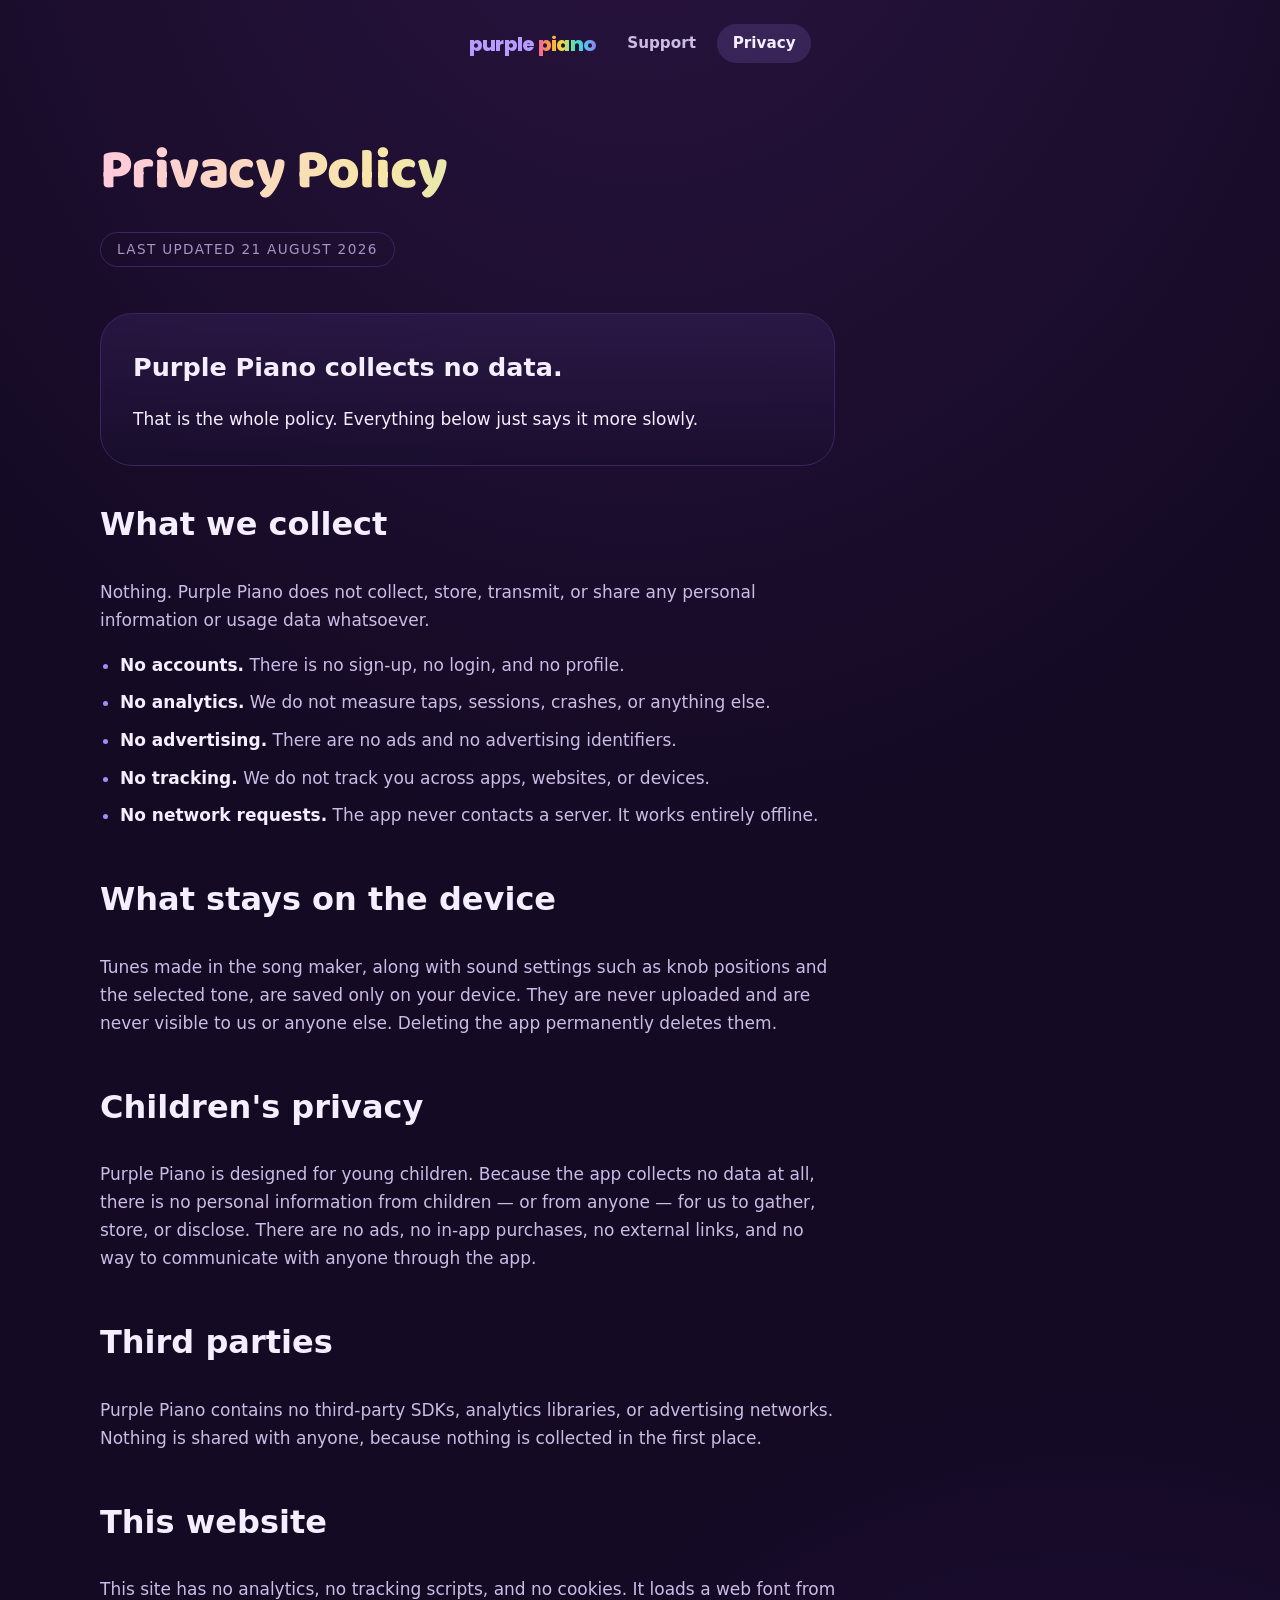
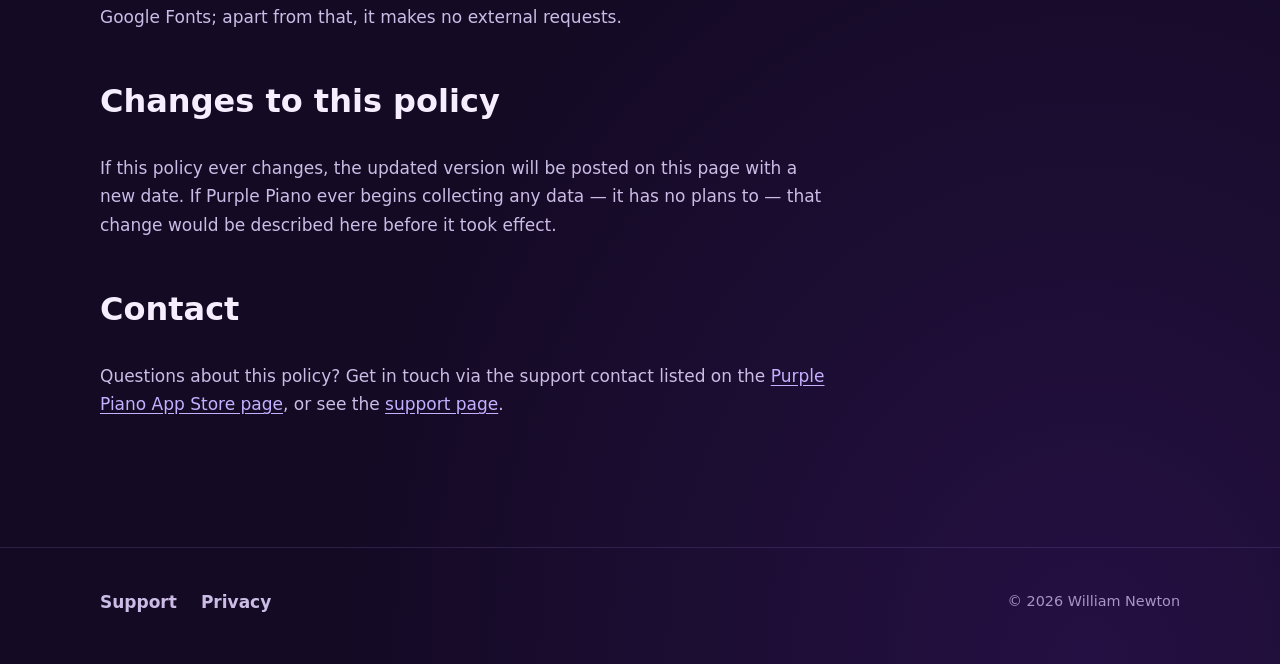
<file: privacy.html>
<!doctype html>
<html lang="en">
<head>
  <meta charset="utf-8">
  <meta name="viewport" content="width=device-width, initial-scale=1">
  <title>Privacy Policy — Purple Piano</title>
  <meta name="description" content="Purple Piano collects no data. No accounts, no analytics, no ads, no tracking, and no network requests of any kind.">
  <meta name="theme-color" content="#140a24">
  <link rel="canonical" href="https://purplepiano.app/privacy">
  <link rel="icon" href="data:image/svg+xml,%3Csvg xmlns='http://www.w3.org/2000/svg' viewBox='0 0 100 100'%3E%3Cdefs%3E%3ClinearGradient id='ppbg' x1='0' y1='0' x2='0' y2='1'%3E%3Cstop offset='0' stop-color='%2344206f'/%3E%3Cstop offset='1' stop-color='%2317072b'/%3E%3C/linearGradient%3E%3C/defs%3E%3Crect width='100' height='100' rx='22' fill='url(%23ppbg)'/%3E%3Ccircle cx='50' cy='34' r='19.5' fill='%2317072b' opacity='.92'/%3E%3Ccircle cx='50' cy='34' r='19.5' fill='none' stroke='%238747d7' stroke-width='3.4'/%3E%3Ccircle cx='50' cy='34' r='16' fill='%238747d7' opacity='.22'/%3E%3Cpath d='M44.6 25.6l14.6 8.4-14.6 8.4z' fill='%23f7f2ff'/%3E%3Crect x='9.50' y='63' width='15.2' height='27' rx='4' fill='%23ffc3e7'/%3E%3Crect x='26.90' y='63' width='15.2' height='27' rx='4' fill='%23ffc9a7'/%3E%3Crect x='44.30' y='63' width='15.2' height='27' rx='4' fill='%23f3de90'/%3E%3Crect x='61.70' y='63' width='15.2' height='27' rx='4' fill='%2389f4ed'/%3E%3Crect x='79.10' y='63' width='15.2' height='27' rx='4' fill='%23bedeff'/%3E%3C/svg%3E">
  <meta property="og:type" content="website">
  <meta property="og:site_name" content="Purple Piano">
  <meta property="og:title" content="Privacy Policy — Purple Piano">
  <meta property="og:description" content="Purple Piano collects no data. No accounts, no analytics, no ads, no tracking, and no network requests of any kind.">
  <meta property="og:url" content="https://purplepiano.app/privacy">
  <meta property="og:image" content="https://purplepiano.app/og.jpg">
  <meta property="og:image:type" content="image/jpeg">
  <meta property="og:image:width" content="1200">
  <meta property="og:image:height" content="630">
  <meta property="og:image:alt" content="Purple Piano: the rainbow piano with its song maker playing a tune, beside the tagline “A cosmic piano for small hands.”">
  <meta name="twitter:card" content="summary_large_image">
  <meta name="twitter:title" content="Privacy Policy — Purple Piano">
  <meta name="twitter:description" content="Purple Piano collects no data. No accounts, no analytics, no ads, no tracking, and no network requests of any kind.">
  <meta name="twitter:image" content="https://purplepiano.app/og.jpg">
  <meta name="twitter:image:alt" content="Purple Piano: the rainbow piano with its song maker playing a tune, beside the tagline “A cosmic piano for small hands.”">
  <link rel="preconnect" href="https://fonts.googleapis.com">
  <link rel="preconnect" href="https://fonts.gstatic.com" crossorigin>
  <link rel="stylesheet" href="https://fonts.googleapis.com/css2?family=Baloo+2:wght@600;700;800&family=Poppins:wght@800&display=swap">
  <link rel="stylesheet" href="/style.css?v=54caa77b">
</head>
<body>
  <a class="skip-link" href="#main">Skip to content</a>
  <div class="stars" aria-hidden="true"></div>
  <header class="site-header"><div class="wrap">
    <a class="brand" href="/" aria-label="Purple Piano — home"><span class="wordmark brand-wordmark"><span class="wm-purple">purple</span><span class="wm-piano">piano</span></span></a>
    <nav class="nav" aria-label="Main">
      <a href="/support">Support</a>
      <a href="/privacy" aria-current="page">Privacy</a>
    </nav>
  </div></header>

  <main id="main" class="page">
    <div class="wrap">
      <h1 style="font-size:clamp(2.25rem,7vw,3.5rem)">Privacy Policy</h1>
      <p class="stamp">Last updated 21 August 2026</p>

      <div class="panel">
        <h2 style="margin-bottom:.5rem">Purple Piano collects no data.</h2>
        <p style="margin-bottom:0">
          That is the whole policy. Everything below just says it more slowly.
        </p>
      </div>

      <div class="prose">
        <h2>What we collect</h2>
        <p>
          Nothing. Purple Piano does not collect, store, transmit, or share any personal
          information or usage data whatsoever.
        </p>
        <ul>
          <li><strong>No accounts.</strong> There is no sign-up, no login, and no profile.</li>
          <li><strong>No analytics.</strong> We do not measure taps, sessions, crashes, or anything else.</li>
          <li><strong>No advertising.</strong> There are no ads and no advertising identifiers.</li>
          <li><strong>No tracking.</strong> We do not track you across apps, websites, or devices.</li>
          <li><strong>No network requests.</strong> The app never contacts a server. It works entirely offline.</li>
        </ul>

        <h2>What stays on the device</h2>
        <p>
          Tunes made in the song maker, along with sound settings such as knob positions and
          the selected tone, are saved only on your device. They are never uploaded and are
          never visible to us or anyone else. Deleting the app permanently deletes them.
        </p>

        <h2>Children's privacy</h2>
        <p>
          Purple Piano is designed for young children. Because the app collects no data at
          all, there is no personal information from children — or from anyone — for us to
          gather, store, or disclose. There are no ads, no in-app purchases, no external
          links, and no way to communicate with anyone through the app.
        </p>

        <h2>Third parties</h2>
        <p>
          Purple Piano contains no third-party SDKs, analytics libraries, or advertising
          networks. Nothing is shared with anyone, because nothing is collected in the first
          place.
        </p>

        <h2>This website</h2>
        <p>
          This site has no analytics, no tracking scripts, and no cookies. It loads a web
          font from Google Fonts; apart from that, it makes no external requests.
        </p>

        <h2>Changes to this policy</h2>
        <p>
          If this policy ever changes, the updated version will be posted on this page with a
          new date. If Purple Piano ever begins collecting any data — it has no plans to —
          that change would be described here before it took effect.
        </p>

        <h2>Contact</h2>
        <p>
          Questions about this policy? Get in touch via the support contact listed on the
          <a href="https://apps.apple.com/us/app/purple-piano-for-kids/id6803971466">Purple Piano App Store page</a>,
          or see the <a href="/support">support page</a>.
        </p>
      </div>
    </div>
  </main>

  <footer class="site-footer">
    <div class="wrap">
      <nav class="footer-links" aria-label="Footer">
        <a href="/support">Support</a>
        <a href="/privacy">Privacy</a>
      </nav>
      <p class="copyright">&copy; 2026 William Newton</p>
    </div>
  </footer>
</body>
</html>
</file>
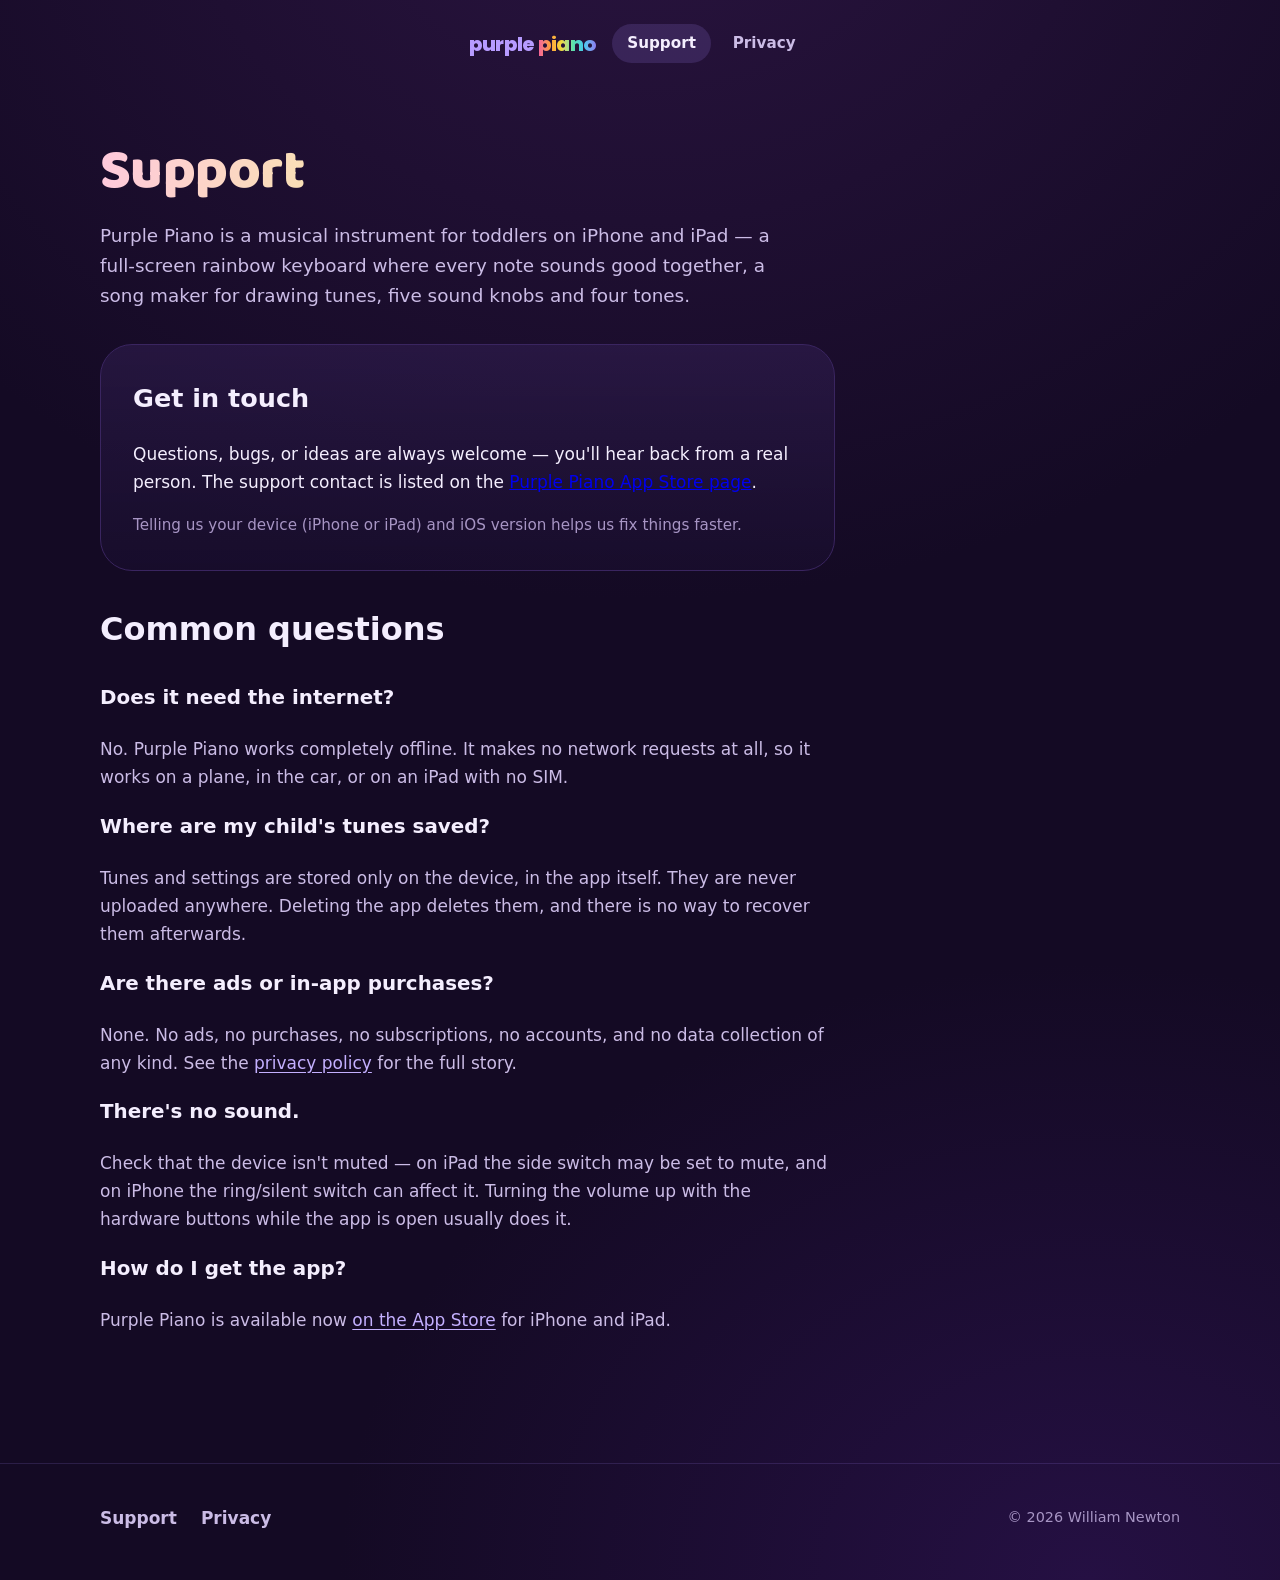
<file: support.html>
<!doctype html>
<html lang="en">
<head>
  <meta charset="utf-8">
  <meta name="viewport" content="width=device-width, initial-scale=1">
  <title>Support — Purple Piano</title>
  <meta name="description" content="Get help with Purple Piano, the toddler-friendly rainbow piano for iPhone and iPad.">
  <meta name="theme-color" content="#140a24">
  <link rel="canonical" href="https://purplepiano.app/support">
  <link rel="icon" href="data:image/svg+xml,%3Csvg xmlns='http://www.w3.org/2000/svg' viewBox='0 0 100 100'%3E%3Cdefs%3E%3ClinearGradient id='ppbg' x1='0' y1='0' x2='0' y2='1'%3E%3Cstop offset='0' stop-color='%2344206f'/%3E%3Cstop offset='1' stop-color='%2317072b'/%3E%3C/linearGradient%3E%3C/defs%3E%3Crect width='100' height='100' rx='22' fill='url(%23ppbg)'/%3E%3Ccircle cx='50' cy='34' r='19.5' fill='%2317072b' opacity='.92'/%3E%3Ccircle cx='50' cy='34' r='19.5' fill='none' stroke='%238747d7' stroke-width='3.4'/%3E%3Ccircle cx='50' cy='34' r='16' fill='%238747d7' opacity='.22'/%3E%3Cpath d='M44.6 25.6l14.6 8.4-14.6 8.4z' fill='%23f7f2ff'/%3E%3Crect x='9.50' y='63' width='15.2' height='27' rx='4' fill='%23ffc3e7'/%3E%3Crect x='26.90' y='63' width='15.2' height='27' rx='4' fill='%23ffc9a7'/%3E%3Crect x='44.30' y='63' width='15.2' height='27' rx='4' fill='%23f3de90'/%3E%3Crect x='61.70' y='63' width='15.2' height='27' rx='4' fill='%2389f4ed'/%3E%3Crect x='79.10' y='63' width='15.2' height='27' rx='4' fill='%23bedeff'/%3E%3C/svg%3E">
  <meta property="og:type" content="website">
  <meta property="og:site_name" content="Purple Piano">
  <meta property="og:title" content="Support — Purple Piano">
  <meta property="og:description" content="Get help with Purple Piano, the toddler-friendly rainbow piano for iPhone and iPad.">
  <meta property="og:url" content="https://purplepiano.app/support">
  <meta property="og:image" content="https://purplepiano.app/og.jpg">
  <meta property="og:image:type" content="image/jpeg">
  <meta property="og:image:width" content="1200">
  <meta property="og:image:height" content="630">
  <meta property="og:image:alt" content="Purple Piano: the rainbow piano with its song maker playing a tune, beside the tagline “A cosmic piano for small hands.”">
  <meta name="twitter:card" content="summary_large_image">
  <meta name="twitter:title" content="Support — Purple Piano">
  <meta name="twitter:description" content="Get help with Purple Piano, the toddler-friendly rainbow piano for iPhone and iPad.">
  <meta name="twitter:image" content="https://purplepiano.app/og.jpg">
  <meta name="twitter:image:alt" content="Purple Piano: the rainbow piano with its song maker playing a tune, beside the tagline “A cosmic piano for small hands.”">
  <link rel="preconnect" href="https://fonts.googleapis.com">
  <link rel="preconnect" href="https://fonts.gstatic.com" crossorigin>
  <link rel="stylesheet" href="https://fonts.googleapis.com/css2?family=Baloo+2:wght@600;700;800&family=Poppins:wght@800&display=swap">
  <link rel="stylesheet" href="/style.css?v=54caa77b">
</head>
<body>
  <a class="skip-link" href="#main">Skip to content</a>
  <div class="stars" aria-hidden="true"></div>
  <header class="site-header"><div class="wrap">
    <a class="brand" href="/" aria-label="Purple Piano — home"><span class="wordmark brand-wordmark"><span class="wm-purple">purple</span><span class="wm-piano">piano</span></span></a>
    <nav class="nav" aria-label="Main">
      <a href="/support" aria-current="page">Support</a>
      <a href="/privacy">Privacy</a>
    </nav>
  </div></header>

  <main id="main" class="page">
    <div class="wrap">
      <h1 style="font-size:clamp(2.25rem,7vw,3.5rem)">Support</h1>
      <p class="lede">
        Purple Piano is a musical instrument for toddlers on iPhone and iPad — a
        full-screen rainbow keyboard where every note sounds good together, a song
        maker for drawing tunes, five sound knobs and four tones.
      </p>

      <div class="panel">
        <h2>Get in touch</h2>
        <p>
          Questions, bugs, or ideas are always welcome — you'll hear back from a real person.
          The support contact is listed on the
          <a href="https://apps.apple.com/us/app/purple-piano-for-kids/id6803971466">Purple Piano App Store page</a>.
        </p>
        <!-- X/social support link goes here once the account exists, e.g.:
             <p><a class="mail" href="https://x.com/HANDLE" rel="me">@HANDLE</a></p> -->
        <p style="color:var(--ink-dim);font-size:.95rem;margin-bottom:0">
          Telling us your device (iPhone or iPad) and iOS version helps us fix things faster.
        </p>
      </div>

      <div class="prose">
        <h2>Common questions</h2>

        <h3>Does it need the internet?</h3>
        <p>
          No. Purple Piano works completely offline. It makes no network requests at all,
          so it works on a plane, in the car, or on an iPad with no SIM.
        </p>

        <h3>Where are my child's tunes saved?</h3>
        <p>
          Tunes and settings are stored only on the device, in the app itself. They are
          never uploaded anywhere. Deleting the app deletes them, and there is no way to
          recover them afterwards.
        </p>

        <h3>Are there ads or in-app purchases?</h3>
        <p>
          None. No ads, no purchases, no subscriptions, no accounts, and no data collection
          of any kind. See the <a href="/privacy">privacy policy</a> for the full story.
        </p>

        <h3>There's no sound.</h3>
        <p>
          Check that the device isn't muted — on iPad the side switch may be set to mute,
          and on iPhone the ring/silent switch can affect it. Turning the volume up with the
          hardware buttons while the app is open usually does it.
        </p>

        <h3>How do I get the app?</h3>
        <p>
          Purple Piano is available now
          <a href="https://apps.apple.com/us/app/purple-piano-for-kids/id6803971466">on the App Store</a>
          for iPhone and iPad.
        </p>
      </div>
    </div>
  </main>

  <footer class="site-footer">
    <div class="wrap">
      <nav class="footer-links" aria-label="Footer">
        <a href="/support">Support</a>
        <a href="/privacy">Privacy</a>
      </nav>
      <p class="copyright">&copy; 2026 William Newton</p>
    </div>
  </footer>
</body>
</html>
</file>
<file: style.css>
/* Purple Piano — shared styles. Deep-space violet + candy rainbow. */

:root {
  --bg-deep:    #140a24;
  --bg-mid:     #2a1440;
  --panel:      #1e1133;
  --panel-edge: #3a2560;
  --ink:        #f4eefe;
  --ink-soft:   #cbbce6;
  --ink-dim:    #a795c4;
  --accent:     #a78bfa;
  --accent-hot: #c4b0ff;

  /* Pitch colors: pastel fill + saturated lip, by hue. */
  --c-fill: #ffc9dd;  --c-lip: #ff4d8d;   /* C  350° pink     */
  --d-fill: #ffd4b0;  --d-lip: #ff8a3d;   /* D   20° peach    */
  --e-fill: #f7e6a8;  --e-lip: #e8b400;   /* E   45° gold     */
  --f-fill: #cdeeb8;  --f-lip: #4caf50;   /* F   95° green    */
  --g-fill: #b3f0e6;  --g-lip: #00bfae;   /* G  190° cyan     */
  --a-fill: #c2d8fb;  --a-lip: #4d8dff;   /* A  225° blue     */
  --b-fill: #e2ccfa;  --b-lip: #a259ff;   /* B  295° lavender */

  --r-sm: 12px;
  --r-md: 20px;
  --r-lg: 32px;
  --r-pill: 999px;

  --wrap: 1080px;
  --mx: 0; --my: 0; --glow: 0;
  --wordmark: "Poppins", ui-rounded, system-ui, sans-serif;
  --display: "Baloo 2", ui-rounded, "SF Pro Rounded", "Segoe UI", system-ui, sans-serif;
  --body: ui-sans-serif, system-ui, -apple-system, "Segoe UI", Roboto, sans-serif;
}

*, *::before, *::after { box-sizing: border-box; }

html { -webkit-text-size-adjust: 100%; }

body {
  margin: 0;
  font-family: var(--body);
  font-size: 1.0625rem;
  line-height: 1.65;
  color: var(--ink);
  background-color: var(--bg-deep);
  background-image:
    radial-gradient(ellipse 120% 80% at 50% -10%, var(--bg-mid) 0%, transparent 60%),
    radial-gradient(ellipse 90% 60% at 85% 100%, #251043 0%, transparent 65%);
  overflow-x: hidden;
}

/* ---------- Starfield ----------
   The app's deterministic 48-star field (star-field.tsx): most are round,
   the brightest few are four-point sparkles. */
.stars {
  position: fixed;
  inset: 0;
  pointer-events: none;
  z-index: 0;
  contain: strict;
}
.stars span {
  position: absolute;
  background: oklch(0.98 0.01 300 / .7);
  animation: twinkle 4s ease-in-out infinite alternate;
}
.stars span:nth-child(3n)   { animation-duration: 5.5s; animation-delay: .8s; }
.stars span:nth-child(4n)   { animation-duration: 3.2s; animation-delay: 1.6s; }
.stars span:nth-child(5n+2) { animation-duration: 6s;   animation-delay: 2.4s; }

@keyframes twinkle { from { opacity: .45; } to { opacity: .85; } }

@media (prefers-reduced-motion: reduce) {
  .stars span { animation: none; }
  * { animation-duration: .001ms !important; animation-iteration-count: 1 !important; transition-duration: .001ms !important; }
}

/* ---------- Layout ---------- */
/* The home page uses viewport-fit=cover (so the launch replica can reach
   the glass edges like the player does); the insets keep content clear of
   a landscape iPhone's notch. They are 0 everywhere else. */
.wrap { width: min(100% - 2.5rem - env(safe-area-inset-left, 0px) - env(safe-area-inset-right, 0px), var(--wrap)); margin-inline: auto; position: relative; z-index: 1; }

.skip-link {
  position: absolute; left: -9999px; top: 0;
  background: var(--accent); color: #1a0f2e; font-weight: 700;
  padding: .75rem 1.25rem; border-radius: 0 0 var(--r-sm) 0; z-index: 100;
}
.skip-link:focus { left: 0; }

:where(a, button):focus-visible {
  outline: 3px solid var(--accent-hot);
  outline-offset: 3px;
  border-radius: var(--r-sm);
}

/* ---------- Header ---------- */
.site-header {
  position: relative; z-index: 2;
  padding: 1.5rem 0;
}
.site-header .wrap { display: flex; align-items: center; justify-content: center; gap: 1rem; flex-wrap: wrap; }

/* The brand link now wraps the wordmark, which carries its own type —
   no uppercasing or extra tracking on top of it. */
.brand {
  display: inline-flex; align-items: center;
  text-decoration: none;
}

.nav { display: flex; gap: .4rem; }
.nav a {
  color: var(--ink-soft); text-decoration: none;
  font-size: .95rem; font-weight: 600;
  padding: .45rem .95rem; border-radius: var(--r-pill);
  transition: background-color .18s ease, color .18s ease;
}
.nav a:hover, .nav a[aria-current="page"] { background: rgba(167,139,250,.16); color: var(--ink); }

/* ---------- Hero ---------- */
h1 {
  font-family: var(--display);
  font-weight: 800;
  font-size: clamp(2.75rem, 9vw, 4.75rem);
  line-height: 1.05;
  margin: 0 0 1rem;
  letter-spacing: -.01em;
  background: linear-gradient(100deg, var(--c-fill) 0%, var(--e-fill) 26%, var(--f-fill) 46%, var(--g-fill) 64%, var(--a-fill) 80%, var(--b-fill) 100%);
  -webkit-background-clip: text;
  background-clip: text;
  color: transparent;
}

.tagline {
  font-family: var(--display);
  font-weight: 600;
  font-size: clamp(1.25rem, 3.4vw, 1.75rem);
  color: var(--ink);
  margin: 0 auto 1rem;
  line-height: 1.3;
  text-wrap: balance;
}

.subtitle { color: var(--ink-soft); max-width: 46ch; margin: 0 auto 2rem; font-size: 1.0625rem; }

/* ---------- Cosmic background ---------- */
.cosmos {
  position: fixed; inset: 0; overflow: hidden; pointer-events: none; z-index: 0;
  /* The orbs carry blur(70px) over ~830k px². Isolating this subtree keeps
     that rasterisation off the scroll path — it is painted once, then only
     composited. */
  contain: strict;
  transform: translateZ(0);
}

.orb { position: absolute; border-radius: 50%; filter: blur(70px); opacity: .55; transition: none; }
.orb-1 { width: 60vw; height: 60vw; left: -18vw; top: -8vh;
  background: radial-gradient(circle, #ff8fc7 0%, #b06bff 45%, transparent 70%); }
.orb-2 { width: 52vw; height: 52vw; right: -16vw; top: -14vh;
  background: radial-gradient(circle, #7c5cff 0%, #4a2fb8 50%, transparent 72%); opacity: .6; }
.orb-3 { width: 50vw; height: 50vw; right: -12vw; top: 42vh;
  background: radial-gradient(circle, #2ee6d6 0%, #1b8fd6 48%, transparent 72%); opacity: .42; }

/* The pale ribbon sweeping through the reference image. */
.swoosh {
  position: absolute; left: -12%; right: -12%; top: 12vh; height: 54vh;
  background:
    radial-gradient(60% 100% at 22% 42%, rgba(255,190,235,.30), transparent 62%),
    radial-gradient(58% 100% at 74% 52%, rgba(150,225,255,.24), transparent 64%);
  transform: rotate(-11deg);
  filter: blur(46px);
  transition: none;
}

/* ---------- Hero ---------- */
.hero { padding: clamp(1.5rem, 4vw, 3rem) 0 clamp(1.25rem, 3vw, 2rem); text-align: center; }

/* Cursor-reactive hero. --mx/--my are set by a small script and default to
   0 on :root, so everything sits correctly with JS off. */
.tagline {
  transform: translate3d(calc(var(--mx) * 5px), calc(var(--my) * 3px), 0);
  transition: transform .4s cubic-bezier(.22,.61,.36,1);
}

/* ---------- Buttons ---------- */
.cta-row {
  --badge-h: 56px;
  --badge-r: calc(var(--badge-h) * 7 / 40); /* Apple's 7/40 corner */
  --sf: -apple-system, BlinkMacSystemFont, "SF Pro Display", "SF Pro Text", "Helvetica Neue", Helvetica, Arial, sans-serif;
  display: flex; flex-wrap: wrap; justify-content: center;
  gap: .85rem; margin-top: 2.25rem;
}
.btn {
  display: inline-flex; align-items: center; gap: .7rem;
  padding: .8rem 1.5rem; border-radius: var(--r-md);
  text-decoration: none; text-align: left;
  border: 1px solid transparent;
  transition: transform .18s ease, box-shadow .18s ease, background-color .18s ease;
}
.btn-main { display: block; font-family: var(--display); font-size: 1.1rem; font-weight: 700; line-height: 1.2; }

/* Apple's official App Store badge, rendered inline so it scales crisply
   and picks up SF Pro on Apple devices. Sized by --badge-h; the 3:1 ratio
   and the 7/40 corner radius come from Apple's 119.66 x 40 artwork. */
.btn-appstore {
  padding: 0; border: 0; gap: 0;
  height: var(--badge-h); width: calc(var(--badge-h) * 3);
  border-radius: var(--badge-r);
  background: #000;
  box-shadow: 0 10px 30px -12px rgba(0,0,0,.7);
  -webkit-tap-highlight-color: transparent;
}
.appstore-badge { display: block; width: 100%; height: 100%; }
.appstore-badge text {
  font-family: var(--sf);
  text-rendering: geometricPrecision;
}
.appstore-sub  { font-size: 7px; font-weight: 400; letter-spacing: .005em; }
.appstore-main { font-size: 16.4px; font-weight: 500; letter-spacing: -.01em; }
.appstore-edge { transition: fill .18s ease; }
a.btn-appstore:hover { box-shadow: 0 14px 34px -12px rgba(0,0,0,.8); }
a.btn-appstore:hover .appstore-edge { fill: #d4d4d4; }
a.btn-appstore:focus-visible { outline: 2px solid var(--accent-hot); outline-offset: 3px; }

/* The browser button borrows the badge's height, radius and typeface so
   the pair reads as one set. */
.btn-ghost {
  min-height: var(--badge-h); border-radius: var(--badge-r);
  padding: 0 1.4rem; gap: .6rem;
}
.btn-ghost .btn-main {
  font-family: var(--sf); font-size: 1.0625rem; font-weight: 600;
  letter-spacing: -.012em; line-height: 1;
}
.btn-ghost svg { width: 19px; height: 19px; }
.btn-ghost { min-height: 56px; }
.btn-ghost .btn-main { font-size: 1.15rem; }
.btn-ghost {
  background: rgba(255,255,255,.08);
  border-color: rgba(255,255,255,.22);
  color: var(--ink);
  backdrop-filter: blur(10px);
  -webkit-backdrop-filter: blur(10px);
}
a.btn:hover { transform: translateY(-2px); }
a.btn-ghost:hover { background: rgba(255,255,255,.15); }

/* ---------- iPad ---------- */
.stage {
  position: relative; z-index: 1;
  padding: clamp(.25rem, 1.5vw, 1rem) 0 clamp(3rem, 8vw, 5rem);
  perspective: 1800px;
  /* No overflow clip: the hover lift scales the tilted panel (and its
     glow) past the stage's box, and a clip here sliced them flat. The
     body's overflow-x guard still prevents horizontal scrollbars. */
}
.ipad {
  /* The panel is a link: clicking it launches the player, same as the CTA.
     `display: block` and the colour reset undo the inherited anchor styles. */
  display: block;
  color: inherit;
  text-decoration: none;
  cursor: pointer;
  -webkit-tap-highlight-color: transparent;
  /* 86%, not 92%: the perspective tilt projects the near edge outward, and
     at mid widths (~700–1100px) the overhang crossed the viewport edge and
     got sliced flat. Wide screens still cap at 1060px. */
  width: min(86%, 1060px);
  margin-inline: auto;
  position: relative;
  border-radius: clamp(10px, 1.1vw, 14px);
  /* A thin, even 2px rim: a low-contrast gradient, so no stretch of the
     edge reads brighter or thicker than the rest once the panel tilts. */
  padding: 2px;
  background: linear-gradient(160deg, #9896ae 0%, #6c6a85 50%, #85839c 100%);
  box-shadow: 0 50px 90px -30px rgba(0,0,0,.75);
  transform: rotateX(7deg) rotateY(-13deg) rotateZ(2deg);
  transform-origin: 50% 60%;
  transition: transform .6s cubic-bezier(.22,.61,.36,1);
}
/* Keyboard focus: the panel is a launch control, so it must show focus.
   Offset outward so the ring clears the device rim. */
.ipad:focus-visible {
  outline: 3px solid var(--accent-hot);
  outline-offset: 6px;
}

.stage:hover .ipad { transform: rotateX(3deg) rotateY(-6deg) rotateZ(1deg); }

/* The screen is the player itself: a snapshot of the real app — its own
   markup and CSS in a shadow root (#pp-app, generated by
   design/gen-app-snapshot.mjs). It is laid out at the window's size, so it
   is exactly the player as it would open in this window, then scaled onto
   the screen; the screen takes the window's aspect ratio for the same
   reason. The sizing script sets --pp-aspect and --pp-scale. */
.ipad-screen {
  position: relative;
  aspect-ratio: var(--pp-aspect, 16 / 11);
  /* Tracks the shell's radius minus the 2px rim, so the corners stay
     concentric. */
  border-radius: clamp(8px, calc(1.1vw - 2px), 12px);
  overflow: hidden;
  isolation: isolate;
  /* The player's background, for the instant before the snapshot sizes. */
  background: color-mix(in oklab, oklch(0.145 0 0) 86%, oklch(0.55 0.21 300));
}
.pp-app {
  position: absolute; left: 0; top: 0;
  width: 1440px; height: 900px;
  transform-origin: 0 0;
  transform: scale(var(--pp-scale, .5));
}

@media (max-width: 700px) {
  .ipad { transform: rotateX(4deg) rotateY(-7deg); width: min(96%, 560px); }
}
@media (max-width: 430px) {
  .ipad { transform: none; }
  .cta-row { flex-direction: column; align-items: center; }
  .cta-row .btn { justify-content: center; }
}
@media (prefers-reduced-motion: reduce) {
  .hero-wordmark, .tagline, .ipad { transition: none !important; transform: none !important; }
  .stage:hover .ipad { transform: rotateX(7deg) rotateY(-13deg) rotateZ(2deg); }
}

/* ---------- Launch: hover lift + zoom to fullscreen ----------
   The iPad rises toward the reader while the play button is hovered; on
   click its screen becomes the player and grows to fill the viewport while
   the target page preloads. */

/* Hover lift. .is-lifted is set by script on pointer enter/leave so the
   effect reads from the BUTTON, not from hovering the iPad itself. */
.stage .ipad.is-lifted {
  transform: rotateX(2deg) rotateY(-4deg) rotateZ(0deg) scale(1.045);
}
/* The lift's glow rides on a pseudo-element's OPACITY rather than animating
   box-shadow on the panel itself: opacity is composited, whereas a changing
   shadow repaints a 1000px-wide blurred region every frame. */
.ipad::after {
  content: "";
  position: absolute;
  inset: 0;
  z-index: -1;
  border-radius: inherit;
  /* Just a deeper shadow under the panel. A coloured halo here read as a
     flat box sitting behind the tilted device. */
  box-shadow: 0 60px 110px -40px rgba(0,0,0,.85);
  opacity: 0;
  transition: opacity .45s ease;
  pointer-events: none;
}
.stage .ipad.is-lifted::after { opacity: 1; }

/* Launch. The player (#pp-app) is lifted out of the screen into a fixed
   layer and grows to fill the window while its song maker collapses; the
   panel settles flat underneath. .is-measuring removes the tilt for one
   synchronous measurement of that flat rect. */
.stage .ipad.is-measuring { transform: none; transition: none; }
.stage .ipad.is-launched { transform: none; transition: transform .22s ease-out; }
.ipad.is-launched::after { display: none; }

.pp-app.is-flying {
  position: fixed; z-index: 70;
  overflow: hidden;
  will-change: transform;
}
.pp-app.is-landed { will-change: auto; }

/* Curtain fades the page out behind the growing player, in the player's
   own background colour so its edges melt into it. */
.launch-veil {
  position: fixed; inset: 0; z-index: 55;
  background: color-mix(in oklab, oklch(0.145 0 0) 86%, oklch(0.55 0.21 300));
  opacity: 0;
  pointer-events: none;
  transition: opacity .55s ease .12s;
}
.launch-veil.on { opacity: 1; }

/* The page recedes during the flight. */
.is-launching .site-header,
.is-launching .hero,
.is-launching .site-footer,
.is-launching .cosmos,
.is-launching .stars,
.is-launching .stage {
  opacity: 0;
  transition: opacity .45s ease;
  pointer-events: none;
}
.is-launching { overflow: hidden; }

@media (prefers-reduced-motion: reduce) {
  .stage .ipad.is-lifted { transform: none; }
  .ipad::after { transition: none; }
  .launch-veil { transition: none; }
}

/* ---------- Mobile hero ----------
   Small screens lead with the app mark instead of the type wordmark, and
   drop the header nav (Support/Privacy still live in the footer). */

.tag-break { display: none; }

/* ---------- Wordmark ----------
   The Purple Piano logo, matched to the Paper source: Poppins 800 at
   -0.02em, "purple" in solid lavender and "piano" carrying the rainbow
   the app uses for pitch colour. */
.wordmark {
  display: inline-flex;
  align-items: baseline;
  font-family: var(--wordmark);
  font-weight: 800;
  letter-spacing: -0.02em;
  line-height: 1.22;
  white-space: nowrap;
}
.wm-purple { color: #B79BFF; }
.wm-piano {
  margin-left: 0.16em;
  /* sRGB first as the fallback, then the oklab original for browsers that
     support interpolation hints — oklab keeps the mid-tones from going
     muddy between the stops. */
  background-image: linear-gradient(90deg, #f45d9e 0%, #ff9a3d 20%, #f2d93a 40%, #5be0a8 60%, #47c8f0 80%, #8b7bf0 100%);
  background-image: linear-gradient(in oklab 90deg, oklab(69.1% 0.194 -0.011) 0%, oklab(77.6% 0.082 0.136) 20%, oklab(88% -0.028 0.165) 40%, oklab(81.8% -0.136 0.043) 60%, oklab(77.9% -0.091 -0.084) 80%, oklab(65.2% 0.049 -0.162) 100%);
  -webkit-background-clip: text;
  background-clip: text;
  color: transparent;
}

/* The wordmark IS the hero title, and carries the cursor-reactive motion. */
.hero-wordmark {
  display: flex;
  justify-content: center;
  font-size: clamp(2.5rem, 7vw, 4.75rem);
  margin-bottom: clamp(1rem, 2.5vw, 1.5rem);
  transform: translate3d(calc(var(--mx) * 12px), calc(var(--my) * 8px), 0);
  transition: transform .25s cubic-bezier(.22,.61,.36,1);
}
.hero:hover .hero-wordmark { will-change: transform; }

/* Header lockup on the inner pages. */
.brand-wordmark { font-size: 1.25rem; }

@media (max-width: 700px) {
  .site-header { display: none; }
  .hero { padding-top: clamp(1.5rem, 5vh, 3rem); }

  .tag-break { display: inline; }
  .tagline {
    font-size: clamp(1.5rem, 6.5vw, 2.1rem);
  }
}

/* ---------- Content pages ---------- */
.page { padding: clamp(2rem, 6vw, 3.5rem) 0 clamp(3rem, 8vw, 5rem); }
.page .lede { font-size: 1.15rem; color: var(--ink-soft); max-width: 60ch; }

.prose { max-width: 68ch; }
.prose p, .prose ul { color: var(--ink-soft); }
.prose h2 { font-size: clamp(1.5rem, 4vw, 2rem); margin-top: 2.75rem; }
.prose h2:first-of-type { margin-top: 2rem; }
.prose ul { padding-left: 1.25rem; }
.prose li { margin-bottom: .6rem; }
.prose li::marker { color: var(--accent); }
.prose a { color: var(--accent-hot); text-underline-offset: 3px; }
.prose strong { color: var(--ink); }

.panel {
  background: linear-gradient(180deg, rgba(58,37,96,.42), rgba(26,15,48,.62));
  border: 1px solid var(--panel-edge);
  border-radius: var(--r-lg);
  padding: clamp(1.5rem, 4vw, 2rem);
  margin: 2rem 0;
  max-width: 68ch;
}
.panel h2 { margin-top: 0; }
.panel :last-child { margin-bottom: 0; }

.mail {
  display: inline-block;
  font-family: var(--display); font-weight: 700;
  font-size: clamp(1.05rem, 3.2vw, 1.35rem);
  color: var(--accent-hot);
  word-break: break-word;
  text-underline-offset: 4px;
}

.stamp {
  display: inline-block;
  font-size: .85rem; letter-spacing: .1em; text-transform: uppercase;
  color: var(--ink-dim);
  border: 1px solid var(--panel-edge);
  border-radius: var(--r-pill);
  padding: .35rem 1rem;
}

/* ---------- Rainbow rule ---------- */
.rainbow-rule {
  height: 5px; border: 0; border-radius: var(--r-pill);
  background: linear-gradient(90deg, var(--c-lip), var(--d-lip), var(--e-lip), var(--f-lip), var(--g-lip), var(--a-lip), var(--b-lip));
  opacity: .85;
  margin: 0;
}

/* ---------- Footer ---------- */
.site-footer {
  padding: 2.5rem 0 3rem;
  border-top: 1px solid rgba(167,139,250,.16);
  margin-top: 2rem;
  position: relative; z-index: 1;
}
.site-footer .wrap { display: flex; align-items: center; justify-content: space-between; gap: 1rem; flex-wrap: wrap; }
.footer-links { display: flex; gap: 1.5rem; flex-wrap: wrap; }
.footer-links a { color: var(--ink-soft); text-decoration: none; font-weight: 600; }
.footer-links a:hover { color: var(--ink); text-decoration: underline; text-underline-offset: 3px; }
.copyright { color: var(--ink-dim); font-size: .9rem; margin: 0; }

@media (max-width: 560px) {
  .site-header .wrap { justify-content: center; }
  .site-footer .wrap { flex-direction: column; text-align: center; }
}
</file>
